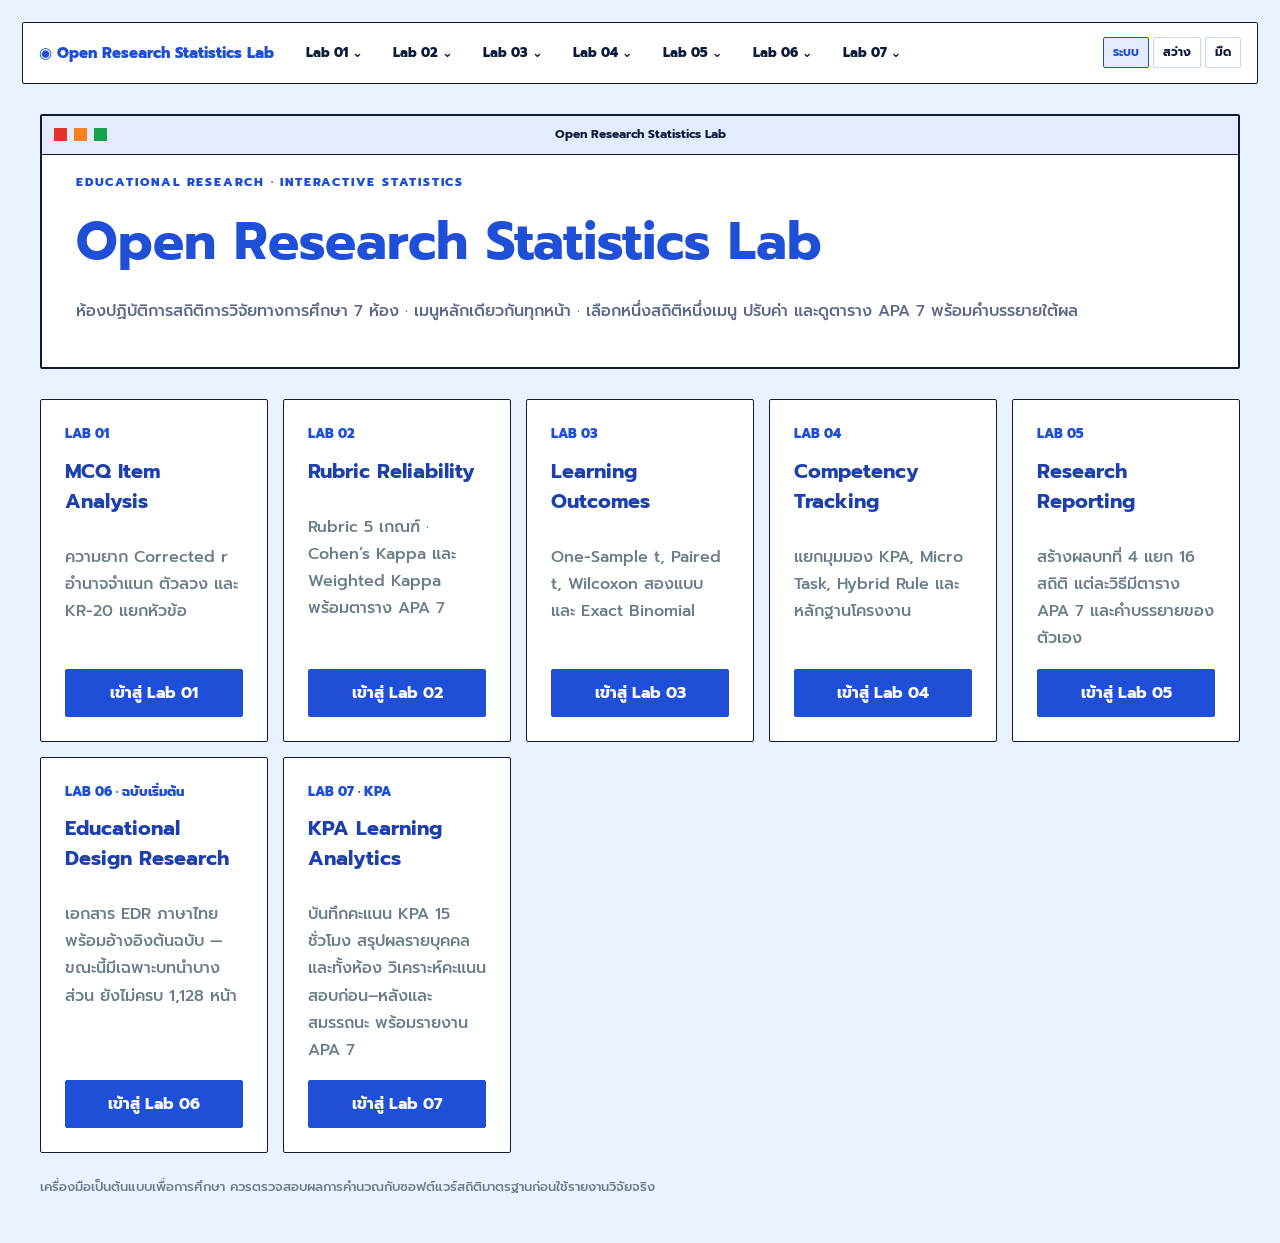
<file: index.html>
<!doctype html><html lang="th"><head><meta charset="utf-8"><meta name="viewport" content="width=device-width,initial-scale=1"><meta name="description" content="Open Research Statistics Lab ห้องปฏิบัติการสถิติวิจัยทางการศึกษา"><title>Open Research Statistics Lab</title><link rel="stylesheet" href="shared-nav.css"><link rel="stylesheet" href="semantic-theme.css?v=20261031b"><style>:root{font-family:system-ui,"Noto Sans Thai",sans-serif;color:#293c4b;background:#eaf5f7}*{box-sizing:border-box}body{margin:0;padding:22px;background:linear-gradient(120deg,#e3f8f0,#e6f0fc,#f4eefd);min-height:100vh}.hero{max-width:1200px;margin:30px auto;padding:38px;background:white;border:1px solid #e3ebef;border-radius:25px;box-shadow:0 15px 45px #41687c12}.eyebrow{font-size:12px;letter-spacing:.15em;font-weight:800;color:#287a87}.hero h1{font-size:clamp(30px,5vw,52px);margin:12px 0}.hero p{color:#617789;line-height:1.8}.cards{max-width:1200px;margin:auto;display:grid;grid-template-columns:repeat(auto-fit,minmax(220px,1fr));gap:15px}.card{background:#fff;border:1px solid #e3eaf0;border-radius:20px;padding:24px;display:flex;flex-direction:column;min-height:230px}.card span{color:#1d4ed8;font-weight:800;font-size:13px}.card h2{font-size:20px;margin:12px 0}.card p{color:#687c89;line-height:1.7;flex:1}.card a{display:inline-block;text-decoration:none;background:#2563eb;color:#fff;padding:11px 16px;border-radius:11px;text-align:center}.note{max-width:1200px;margin:24px auto;color:#687c89;font-size:13px}</style>
<!-- Theme only: reference design from user-provided ผลการเรียน K P A.html -->
<link rel="stylesheet" href="https://fonts.googleapis.com/css2?family=Prompt:wght@400;500;600;700;800&display=swap">
<link rel="stylesheet" href="kpa-window-theme.css?v=20261101b">
</head><body><main><section class="hero"><div class="eyebrow">EDUCATIONAL RESEARCH · INTERACTIVE STATISTICS</div><h1>Open Research Statistics Lab</h1><p>ห้องปฏิบัติการสถิติการวิจัยทางการศึกษา 7 ห้อง · เมนูหลักเดียวกันทุกหน้า · เลือกหนึ่งสถิติหนึ่งเมนู ปรับค่า และดูตาราง APA 7 พร้อมคำบรรยายใต้ผล</p></section><section class="cards" aria-label="ห้องปฏิบัติการ"><article class="card"><span>LAB 01</span><h2>MCQ Item Analysis</h2><p>ความยาก Corrected r อำนาจจำแนก ตัวลวง และ KR-20 แยกหัวข้อ</p><a href="lab01.html">เข้าสู่ Lab 01</a></article><article class="card"><span>LAB 02</span><h2>Rubric Reliability</h2><p>Rubric 5 เกณฑ์ · Cohen’s Kappa และ Weighted Kappa พร้อมตาราง APA 7</p><a href="lab02.html">เข้าสู่ Lab 02</a></article><article class="card"><span>LAB 03</span><h2>Learning Outcomes</h2><p>One-Sample t, Paired t, Wilcoxon สองแบบ และ Exact Binomial</p><a href="lab03.html">เข้าสู่ Lab 03</a></article><article class="card"><span>LAB 04</span><h2>Competency Tracking</h2><p>แยกมุมมอง KPA, Micro Task, Hybrid Rule และหลักฐานโครงงาน</p><a href="lab04.html">เข้าสู่ Lab 04</a></article><article class="card"><span>LAB 05</span><h2>Research Reporting</h2><p>สร้างผลบทที่ 4 แยก 16 สถิติ แต่ละวิธีมีตาราง APA 7 และคำบรรยายของตัวเอง</p><a href="lab05.html">เข้าสู่ Lab 05</a></article><article class="card"><span>LAB 06 · ฉบับเริ่มต้น</span><h2>Educational Design Research</h2><p>เอกสาร EDR ภาษาไทยพร้อมอ้างอิงต้นฉบับ — ขณะนี้มีเฉพาะบทนำบางส่วน ยังไม่ครบ 1,128 หน้า</p><a href="lab06.html">เข้าสู่ Lab 06</a></article><article class="card"><span>LAB 07 · KPA</span><h2>KPA Learning Analytics</h2><p>บันทึกคะแนน KPA 15 ชั่วโมง สรุปผลรายบุคคลและทั้งห้อง วิเคราะห์คะแนนสอบก่อน–หลังและสมรรถนะ พร้อมรายงาน APA 7</p><a href="lab07.html">เข้าสู่ Lab 07</a></article></section><p class="note">เครื่องมือเป็นต้นแบบเพื่อการศึกษา ควรตรวจสอบผลการคำนวณกับซอฟต์แวร์สถิติมาตรฐานก่อนใช้รายงานวิจัยจริง</p></main><script src="shared-nav.js?v=single-stat-20261031"></script>
<script src="kpa-window-theme.js?v=20261101a"></script></body></html>
</file>
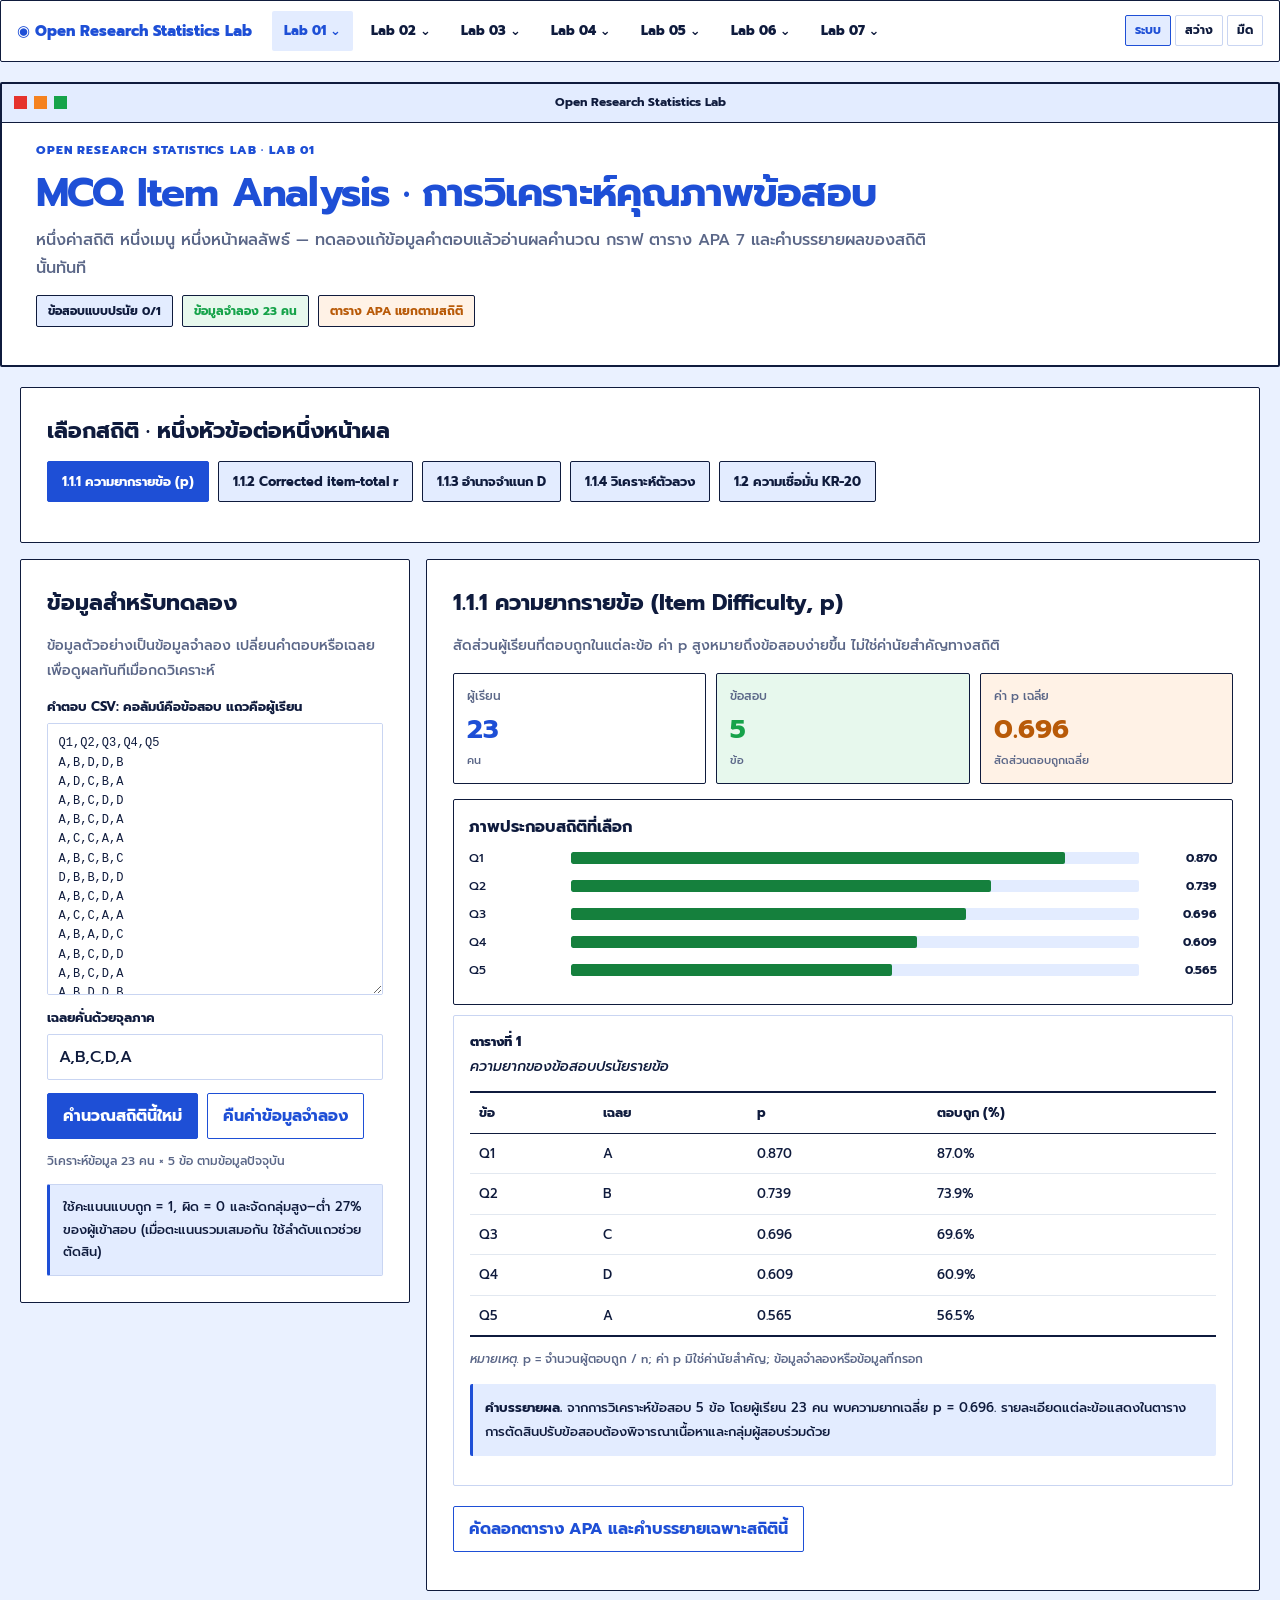
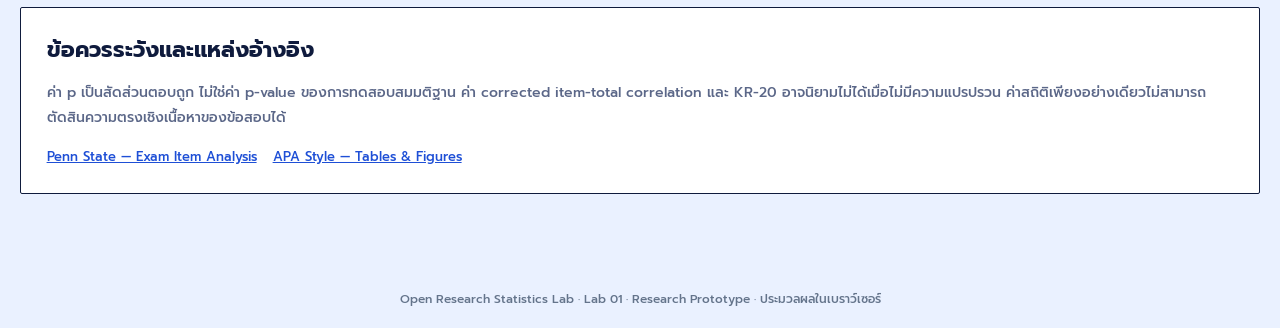
<file: lab01.html>
<!doctype html>
<html lang="th"><head>
<meta charset="utf-8"><meta name="viewport" content="width=device-width, initial-scale=1">
<meta name="description" content="Lab 01 MCQ Item Analysis — ความยาก corrected item-total correlation อำนาจจำแนก ตัวลวง และ KR-20 พร้อม APA 7">
<title>Lab 01 · MCQ Item Analysis | Open Research Statistics Lab</title>
<link rel="stylesheet" href="lab02.css?v=3"><link rel="stylesheet" href="research-reporting.css?v=1"><link rel="stylesheet" href="shared-nav.css">

<!-- Theme only: reference design from user-provided ผลการเรียน K P A.html -->
<link rel="stylesheet" href="https://fonts.googleapis.com/css2?family=Prompt:wght@400;500;600;700;800&display=swap">
<link rel="stylesheet" href="kpa-window-theme.css?v=20261101b">
</head><body>
<header class="lab02-hero">
<div class="eyebrow">OPEN RESEARCH STATISTICS LAB · LAB 01</div>
<h1>MCQ Item Analysis · การวิเคราะห์คุณภาพข้อสอบ</h1>
<p>หนึ่งค่าสถิติ หนึ่งเมนู หนึ่งหน้าผลลัพธ์ — ทดลองแก้ข้อมูลคำตอบแล้วอ่านผลคำนวณ กราฟ ตาราง APA 7 และคำบรรยายผลของสถิตินั้นทันที</p>
<div class="flowline"><span class="mini-pill">ข้อสอบแบบปรนัย 0/1</span><span class="mini-pill green">ข้อมูลจำลอง 23 คน</span><span class="mini-pill orange">ตาราง APA แยกตามสถิติ</span></div>
</header>
<div class="lab02-wrap">
<section class="panel">
<h2>เลือกสถิติ · หนึ่งหัวข้อต่อหนึ่งหน้าผล</h2>
<nav class="stat-menu" id="stat-menu" aria-label="รายการสถิติ Lab 01">
<button type="button" data-stat="difficulty">1.1.1 ความยากรายข้อ (p)</button>
<button type="button" data-stat="corrected">1.1.2 Corrected item-total r</button>
<button type="button" data-stat="discrimination">1.1.3 อำนาจจำแนก D</button>
<button type="button" data-stat="distractor">1.1.4 วิเคราะห์ตัวลวง</button>
<button type="button" data-stat="kr20">1.2 ความเชื่อมั่น KR-20</button>
</nav>
</section>
<div class="lab02-layout">
<aside class="panel">
<h2>ข้อมูลสำหรับทดลอง</h2>
<p class="section-lead">ข้อมูลตัวอย่างเป็นข้อมูลจำลอง เปลี่ยนคำตอบหรือเฉลยเพื่อดูผลทันทีเมื่อกดวิเคราะห์</p>
<div class="field"><label for="mcq-answers">คำตอบ CSV: คอลัมน์คือข้อสอบ แถวคือผู้เรียน</label>
<textarea id="mcq-answers" class="csv-field" rows="13" spellcheck="false"></textarea></div>
<div class="field"><label for="mcq-key">เฉลยคั่นด้วยจุลภาค</label><input id="mcq-key" type="text" value="A,B,C,D,A" style="width:100%;max-width:100%"></div>
<div class="button-row"><button class="btn" id="mcq-run" type="button">คำนวณสถิตินี้ใหม่</button><button class="btn secondary" id="mcq-reset" type="button">คืนค่าข้อมูลจำลอง</button></div>
<p class="hint" id="mcq-source">ข้อมูลจำลอง ไม่ใช่ผลวิจัยจริง</p>
<div class="callout neutral">ใช้คะแนนแบบถูก = 1, ผิด = 0 และจัดกลุ่มสูง–ต่ำ 27% ของผู้เข้าสอบ (เมื่อตะแนนรวมเสมอกัน ใช้ลำดับแถวช่วยตัดสิน)</div>
</aside>
<main class="panel" aria-live="polite">
<h2 id="metric-title">กำลังโหลดสถิติ</h2>
<p class="section-lead" id="metric-description"></p>
<div class="error" id="mcq-error" role="alert" hidden></div>
<div id="mcq-results">
<div id="mcq-cards" class="result-cards"></div>
<div id="mcq-visual" class="chart-panel"></div>
<div id="mcq-apa"></div>
<div class="button-row"><button type="button" class="btn secondary" id="mcq-copy">คัดลอกตาราง APA และคำบรรยายเฉพาะสถิตินี้</button></div>
<p class="hint" id="mcq-copy-status"></p>
</div>
</main></div>
<section class="panel"><h2>ข้อควรระวังและแหล่งอ้างอิง</h2>
<p class="section-lead">ค่า p เป็นสัดส่วนตอบถูก ไม่ใช่ค่า p-value ของการทดสอบสมมติฐาน ค่า corrected item-total correlation และ KR-20 อาจนิยามไม่ได้เมื่อไม่มีความแปรปรวน ค่าสถิติเพียงอย่างเดียวไม่สามารถตัดสินความตรงเชิงเนื้อหาของข้อสอบได้</p>
<div class="reference-links"><a href="https://teaching.psu.edu/scanning/UnderstandingExamAnalysisReport" target="_blank" rel="noopener">Penn State — Exam Item Analysis</a><a href="https://apastyle.apa.org/style-grammar-guidelines/tables-figures" target="_blank" rel="noopener">APA Style — Tables & Figures</a></div>
</section>
</div>
<footer class="lab02-footer">Open Research Statistics Lab · Lab 01 · Research Prototype · ประมวลผลในเบราว์เซอร์</footer>
<script src="research-reporting.js?v=1"></script><script src="lab01-app.js?v=2"></script><script src="shared-nav.js?v=single-stat-20261031"></script>
<script src="kpa-window-theme.js?v=20261101a"></script>
</body></html>
</file>
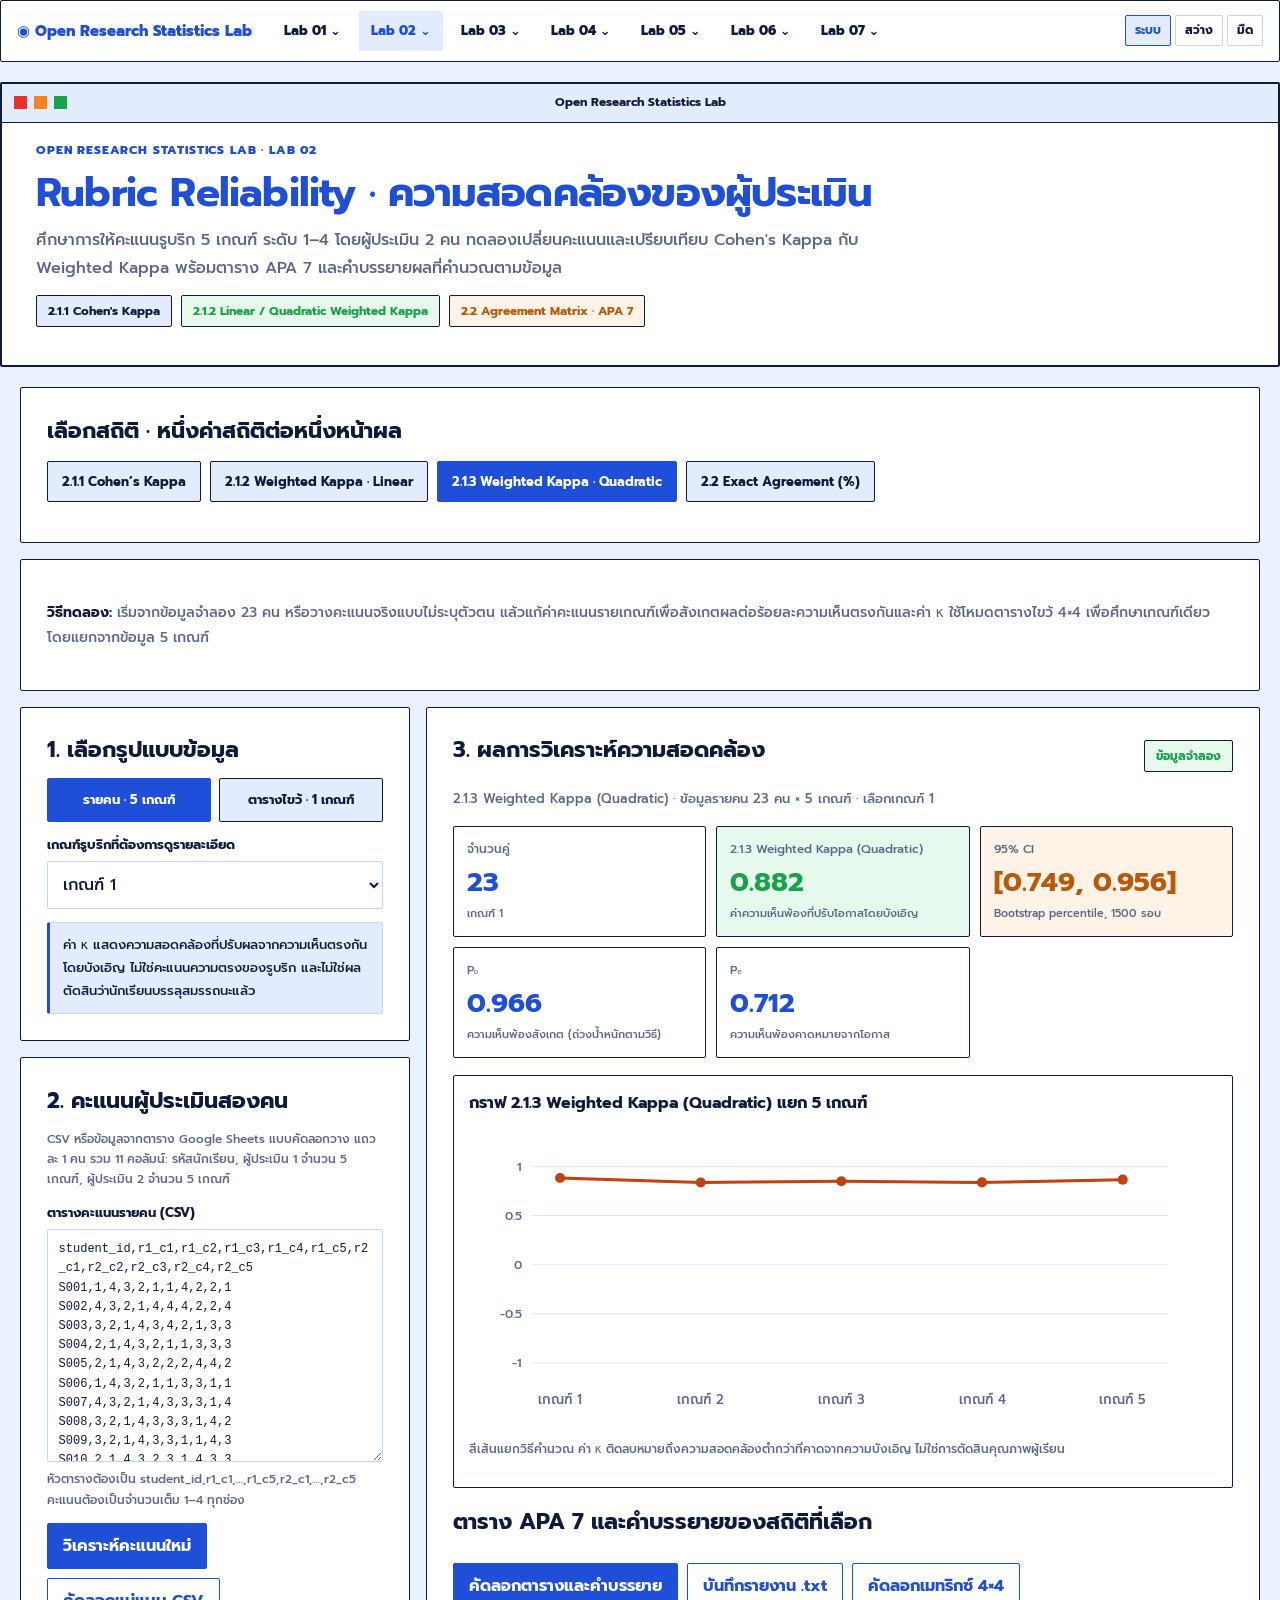
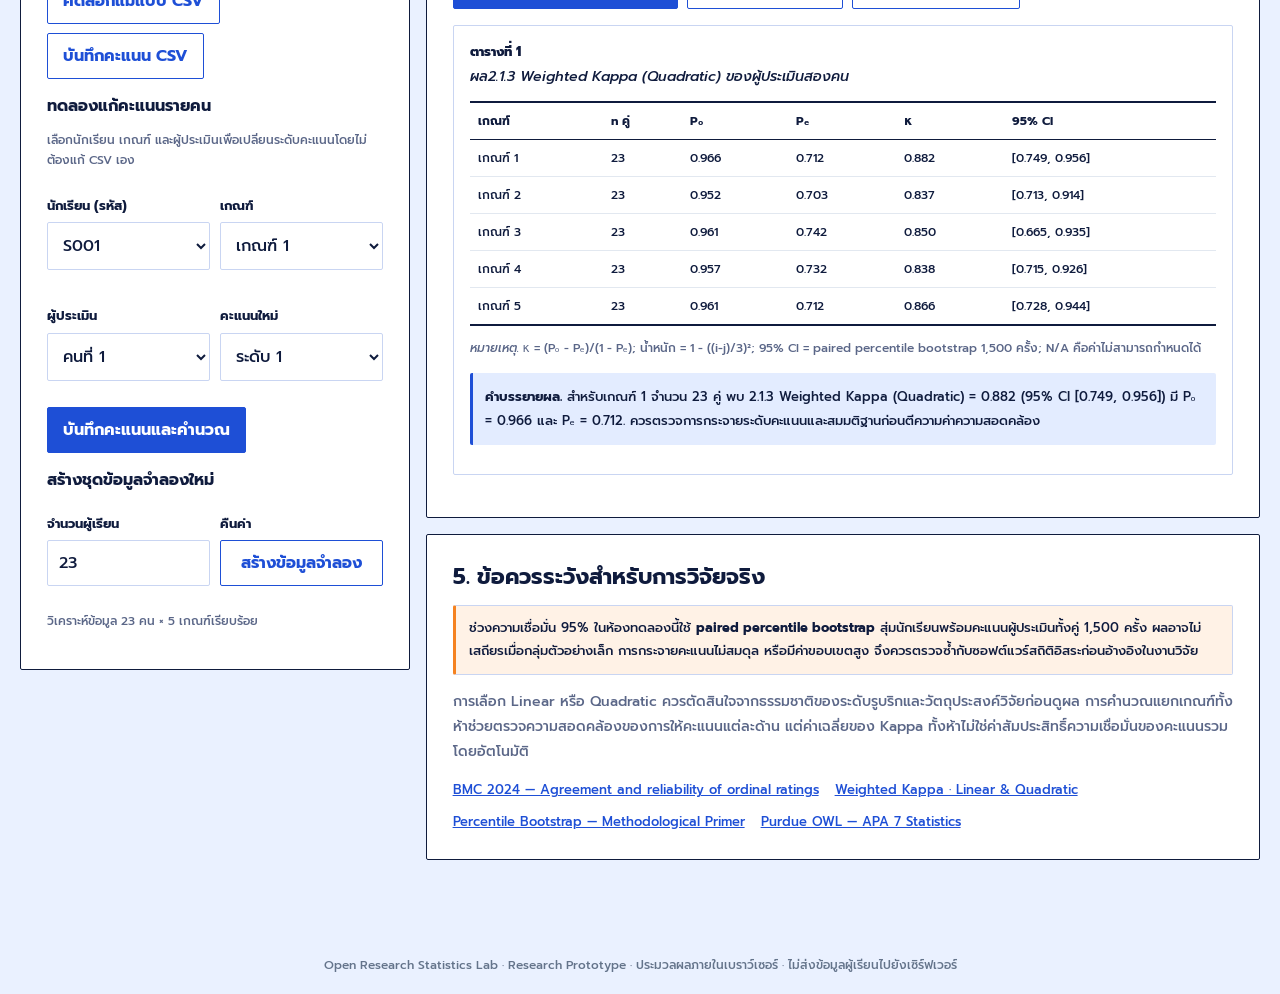
<file: lab02.html>
<!doctype html>
<html lang="th">
<head>
<meta charset="utf-8">
<meta name="viewport" content="width=device-width, initial-scale=1">
<meta name="description" content="Lab 02 ศึกษาความสอดคล้องผู้ประเมิน Rubric 5 เกณฑ์ ระดับ 1–4 ด้วย Cohen's Kappa, Linear และ Quadratic Weighted Kappa พร้อมตาราง APA 7">
<title>Lab 02 · Rubric Reliability | Open Research Statistics Lab</title>
<link rel="stylesheet" href="lab02.css?v=3">
<link rel="stylesheet" href="research-reporting.css?v=1">
<link rel="stylesheet" href="shared-nav.css">

<!-- Theme only: reference design from user-provided ผลการเรียน K P A.html -->
<link rel="stylesheet" href="https://fonts.googleapis.com/css2?family=Prompt:wght@400;500;600;700;800&display=swap">
<link rel="stylesheet" href="kpa-window-theme.css?v=20261101b">
</head>
<body>
<header class="lab02-hero">
 <div class="eyebrow">OPEN RESEARCH STATISTICS LAB · LAB 02</div>
 <h1>Rubric Reliability · ความสอดคล้องของผู้ประเมิน</h1>
 <p>ศึกษาการให้คะแนนรูบริก 5 เกณฑ์ ระดับ 1–4 โดยผู้ประเมิน 2 คน ทดลองเปลี่ยนคะแนนและเปรียบเทียบ Cohen's Kappa กับ Weighted Kappa พร้อมตาราง APA 7 และคำบรรยายผลที่คำนวณตามข้อมูล</p>
 <div class="flowline">
  <span class="mini-pill">2.1.1 Cohen's Kappa</span>
  <span class="mini-pill green">2.1.2 Linear / Quadratic Weighted Kappa</span>
  <span class="mini-pill orange">2.2 Agreement Matrix · APA 7</span>
 </div>
</header>
<div class="lab02-wrap">
<section class="panel"><h2>เลือกสถิติ · หนึ่งค่าสถิติต่อหนึ่งหน้าผล</h2><nav class="stat-menu" id="lab02-stat-menu" aria-label="เลือกสถิติ Lab 02"><button type="button" data-metric="unweighted">2.1.1 Cohen’s Kappa</button><button type="button" data-metric="linear">2.1.2 Weighted Kappa · Linear</button><button type="button" data-metric="quadratic">2.1.3 Weighted Kappa · Quadratic</button><button type="button" data-metric="agreement">2.2 Exact Agreement (%)</button></nav></section>
<section class="panel" aria-label="แนวทางการทดลอง">
 <p class="section-lead"><strong>วิธีทดลอง:</strong> เริ่มจากข้อมูลจำลอง 23 คน หรือวางคะแนนจริงแบบไม่ระบุตัวตน แล้วแก้ค่าคะแนนรายเกณฑ์เพื่อสังเกตผลต่อร้อยละความเห็นตรงกันและค่า κ ใช้โหมดตารางไขว้ 4×4 เพื่อศึกษาเกณฑ์เดียวโดยแยกจากข้อมูล 5 เกณฑ์</p>
</section>
<div class="lab02-layout">
<aside>
 <section class="panel" id="setup">
  <h2>1. เลือกรูปแบบข้อมูล</h2>
  <div class="mode-buttons" role="group" aria-label="รูปแบบข้อมูล">
   <button type="button" id="mode-records" aria-pressed="true">รายคน · 5 เกณฑ์</button>
   <button type="button" id="mode-matrix" aria-pressed="false">ตารางไขว้ · 1 เกณฑ์</button>
  </div>
   <select id="weight" hidden><option value="unweighted">Unweighted</option><option value="linear">Linear</option><option value="quadratic" selected>Quadratic</option></select>
  <div class="field" id="criterion-control">
   <label for="criterion">เกณฑ์รูบริกที่ต้องการดูรายละเอียด</label>
   <select id="criterion">
    <option value="0">เกณฑ์ 1</option><option value="1">เกณฑ์ 2</option>
    <option value="2">เกณฑ์ 3</option><option value="3">เกณฑ์ 4</option>
    <option value="4">เกณฑ์ 5</option>
   </select>
  </div>
  <div class="callout neutral">ค่า κ แสดงความสอดคล้องที่ปรับผลจากความเห็นตรงกันโดยบังเอิญ ไม่ใช่คะแนนความตรงของรูบริก และไม่ใช่ผลตัดสินว่านักเรียนบรรลุสมรรถนะแล้ว</div>
 </section>
 <section class="panel" id="record-panel">
  <h2>2. คะแนนผู้ประเมินสองคน</h2>
  <p class="hint">CSV หรือข้อมูลจากตาราง Google Sheets แบบคัดลอกวาง แถวละ 1 คน รวม 11 คอลัมน์: รหัสนักเรียน, ผู้ประเมิน 1 จำนวน 5 เกณฑ์, ผู้ประเมิน 2 จำนวน 5 เกณฑ์</p>
  <div class="field">
   <label for="csv-data">ตารางคะแนนรายคน (CSV)</label>
   <textarea class="csv-field" id="csv-data" rows="11" spellcheck="false" aria-describedby="csv-help"></textarea>
   <small id="csv-help" class="hint">หัวตารางต้องเป็น student_id,r1_c1,…,r1_c5,r2_c1,…,r2_c5 คะแนนต้องเป็นจำนวนเต็ม 1–4 ทุกช่อง</small>
  </div>
  <div class="button-row">
   <button class="btn" type="button" id="calculate">วิเคราะห์คะแนนใหม่</button>
   <button class="btn secondary" type="button" id="template">คัดลอกแม่แบบ CSV</button>
   <button class="btn secondary" type="button" id="download-csv">บันทึกคะแนน CSV</button>
  </div>
  <h3>ทดลองแก้คะแนนรายคน</h3>
  <p class="hint">เลือกนักเรียน เกณฑ์ และผู้ประเมินเพื่อเปลี่ยนระดับคะแนนโดยไม่ต้องแก้ CSV เอง</p>
  <div class="grid-edit">
   <div class="field"><label for="student">นักเรียน (รหัส)</label><select id="student"></select></div>
   <div class="field"><label for="edit-criterion">เกณฑ์</label><select id="edit-criterion"><option value="0">เกณฑ์ 1</option><option value="1">เกณฑ์ 2</option><option value="2">เกณฑ์ 3</option><option value="3">เกณฑ์ 4</option><option value="4">เกณฑ์ 5</option></select></div>
   <div class="field"><label for="rater">ผู้ประเมิน</label><select id="rater"><option value="r1">คนที่ 1</option><option value="r2">คนที่ 2</option></select></div>
   <div class="field"><label for="level">คะแนนใหม่</label><select id="level"><option value="1">ระดับ 1</option><option value="2">ระดับ 2</option><option value="3">ระดับ 3</option><option value="4">ระดับ 4</option></select></div>
  </div>
  <div class="button-row"><button class="btn green" type="button" id="apply-edit">บันทึกคะแนนและคำนวณ</button></div>
  <h3>สร้างชุดข้อมูลจำลองใหม่</h3>
  <div class="grid-edit">
   <div class="field"><label for="sample-n">จำนวนผู้เรียน</label><input id="sample-n" type="number" value="23" min="3" max="200" step="1"></div>
   <div class="field"><label for="restore">คืนค่า</label><button type="button" id="restore" class="btn secondary">สร้างข้อมูลจำลอง</button></div>
  </div>
  <p id="record-status" class="hint" aria-live="polite">ตัวอย่างเริ่มต้นเป็นข้อมูลจำลอง ไม่ใช่ผลของนักเรียนจริง</p>
 </section>
 <section class="panel" id="matrix-panel" hidden>
  <h2>2. ตารางไขว้ 4×4</h2>
  <p class="hint">แต่ละช่องคือจำนวนคู่คะแนนที่ผู้ประเมิน 1 และ 2 ให้ตามระดับแถว–คอลัมน์ ใช้ศึกษา <strong>เพียงเกณฑ์เดียว</strong> และแยกข้อมูลจากโหมดรายคน</p>
  <div class="matrix-scroll">
   <table class="matrix-entry" aria-label="กรอกจำนวนคู่คะแนนในตารางไขว้สี่ระดับ">
    <thead><tr><th>R1 \ R2</th><th>1</th><th>2</th><th>3</th><th>4</th></tr></thead>
    <tbody id="matrix-input-body"></tbody>
   </table>
  </div>
  <div class="button-row">
   <button class="btn" id="matrix-calc" type="button">คำนวณตารางไขว้ใหม่</button>
   <button class="btn secondary" id="matrix-restore" type="button">คืนค่าตัวอย่าง 23 คู่</button>
  </div>
  <p class="hint">กรณี Pₑ = 1 จะไม่สามารถนิยาม κ ได้ จึงแสดง N/A โดยไม่ฝืนรายงานค่า</p>
 </section>
</aside>
<main>
 <section class="panel" id="results" aria-live="polite">
  <div class="results-heading"><h2>3. ผลการวิเคราะห์ความสอดคล้อง</h2><span class="mini-pill green" id="data-source">ข้อมูลจำลอง</span></div>
  <p id="analysis-context" class="result-source"></p>
  <div id="errors" class="error" role="alert" hidden></div>
  <div id="result-body">
   <div class="result-cards" id="result-cards"></div>
   <div class="chart-panel" id="chart-block">
    <h3 id="stat-chart-title">กราฟค่าสถิติรายเกณฑ์</h3>
    <div class="legend" aria-label="คำอธิบายกราฟ" hidden>
     <span class="legend-item"><i class="legend-swatch" style="background:#2563eb"></i>Cohen's κ</span>
     <span class="legend-item"><i class="legend-swatch" style="background:#15803d"></i>Linear Weighted κ</span>
     <span class="legend-item"><i class="legend-swatch" style="background:#c2410c"></i>Quadratic Weighted κ</span>
    </div>
    <svg id="kappa-chart" viewBox="0 0 740 300" role="img" aria-label="เปรียบเทียบ Kappa รายเกณฑ์ 5 เกณฑ์"></svg>
    <p class="hint">สีเส้นแยกวิธีคำนวณ ค่า κ ติดลบหมายถึงความสอดคล้องต่ำกว่าที่คาดจากความบังเอิญ ไม่ใช่การตัดสินคุณภาพผู้เรียน</p>
   </div>
   <section aria-labelledby="apa-heading">
    <div class="results-heading"><h2 id="apa-heading">ตาราง APA 7 และคำบรรยายของสถิติที่เลือก</h2></div>
    <div class="button-row">
     <button type="button" id="copy-report" class="btn">คัดลอกตารางและคำบรรยาย</button>
     <button type="button" id="download-report" class="btn secondary">บันทึกรายงาน .txt</button>
     <button type="button" id="copy-matrix" class="btn secondary">คัดลอกเมทริกซ์ 4×4</button>
    </div>
    <p id="copy-status" class="hint" aria-live="polite"></p>
    <div id="apa-output"></div>
   </section>
  </div>
 </section>
 <section class="panel">
  <h2>5. ข้อควรระวังสำหรับการวิจัยจริง</h2>
  <div class="callout">ช่วงความเชื่อมั่น 95% ในห้องทดลองนี้ใช้ <strong>paired percentile bootstrap</strong> สุ่มนักเรียนพร้อมคะแนนผู้ประเมินทั้งคู่ 1,500 ครั้ง ผลอาจไม่เสถียรเมื่อกลุ่มตัวอย่างเล็ก การกระจายคะแนนไม่สมดุล หรือมีค่าขอบเขตสูง จึงควรตรวจซ้ำกับซอฟต์แวร์สถิติอิสระก่อนอ้างอิงในงานวิจัย</div>
  <p class="section-lead">การเลือก Linear หรือ Quadratic ควรตัดสินใจจากธรรมชาติของระดับรูบริกและวัตถุประสงค์วิจัยก่อนดูผล การคำนวณแยกเกณฑ์ทั้งห้าช่วยตรวจความสอดคล้องของการให้คะแนนแต่ละด้าน แต่ค่าเฉลี่ยของ Kappa ทั้งห้าไม่ใช่ค่าสัมประสิทธิ์ความเชื่อมั่นของคะแนนรวมโดยอัตโนมัติ</p>
  <div class="reference-links">
   <a target="_blank" rel="noopener" href="https://pmc.ncbi.nlm.nih.gov/articles/PMC11660713/">BMC 2024 — Agreement and reliability of ordinal ratings</a>
   <a target="_blank" rel="noopener" href="https://pmc.ncbi.nlm.nih.gov/articles/PMC5687310/">Weighted Kappa · Linear & Quadratic</a>
   <a target="_blank" rel="noopener" href="https://journals.sagepub.com/doi/full/10.1177/2515245920911881">Percentile Bootstrap — Methodological Primer</a>
   <a target="_blank" rel="noopener" href="https://owl.purdue.edu/owl/research_and_citation/apa_style/apa_formatting_and_style_guide/statistics_in_apa.html">Purdue OWL — APA 7 Statistics</a>
  </div>
 </section>
</main>
</div>
</div>
<footer class="lab02-footer">Open Research Statistics Lab · Research Prototype · ประมวลผลภายในเบราว์เซอร์ · ไม่ส่งข้อมูลผู้เรียนไปยังเซิร์ฟเวอร์</footer>
<script src="rubric-reliability.js?v=2"></script>
<script src="research-reporting.js?v=1"></script>
<script src="lab02-app.js?v=4"></script>
<script src="shared-nav.js?v=single-stat-20261031"></script>
<script src="kpa-window-theme.js?v=20261101a"></script>
</body>
</html>
</file>
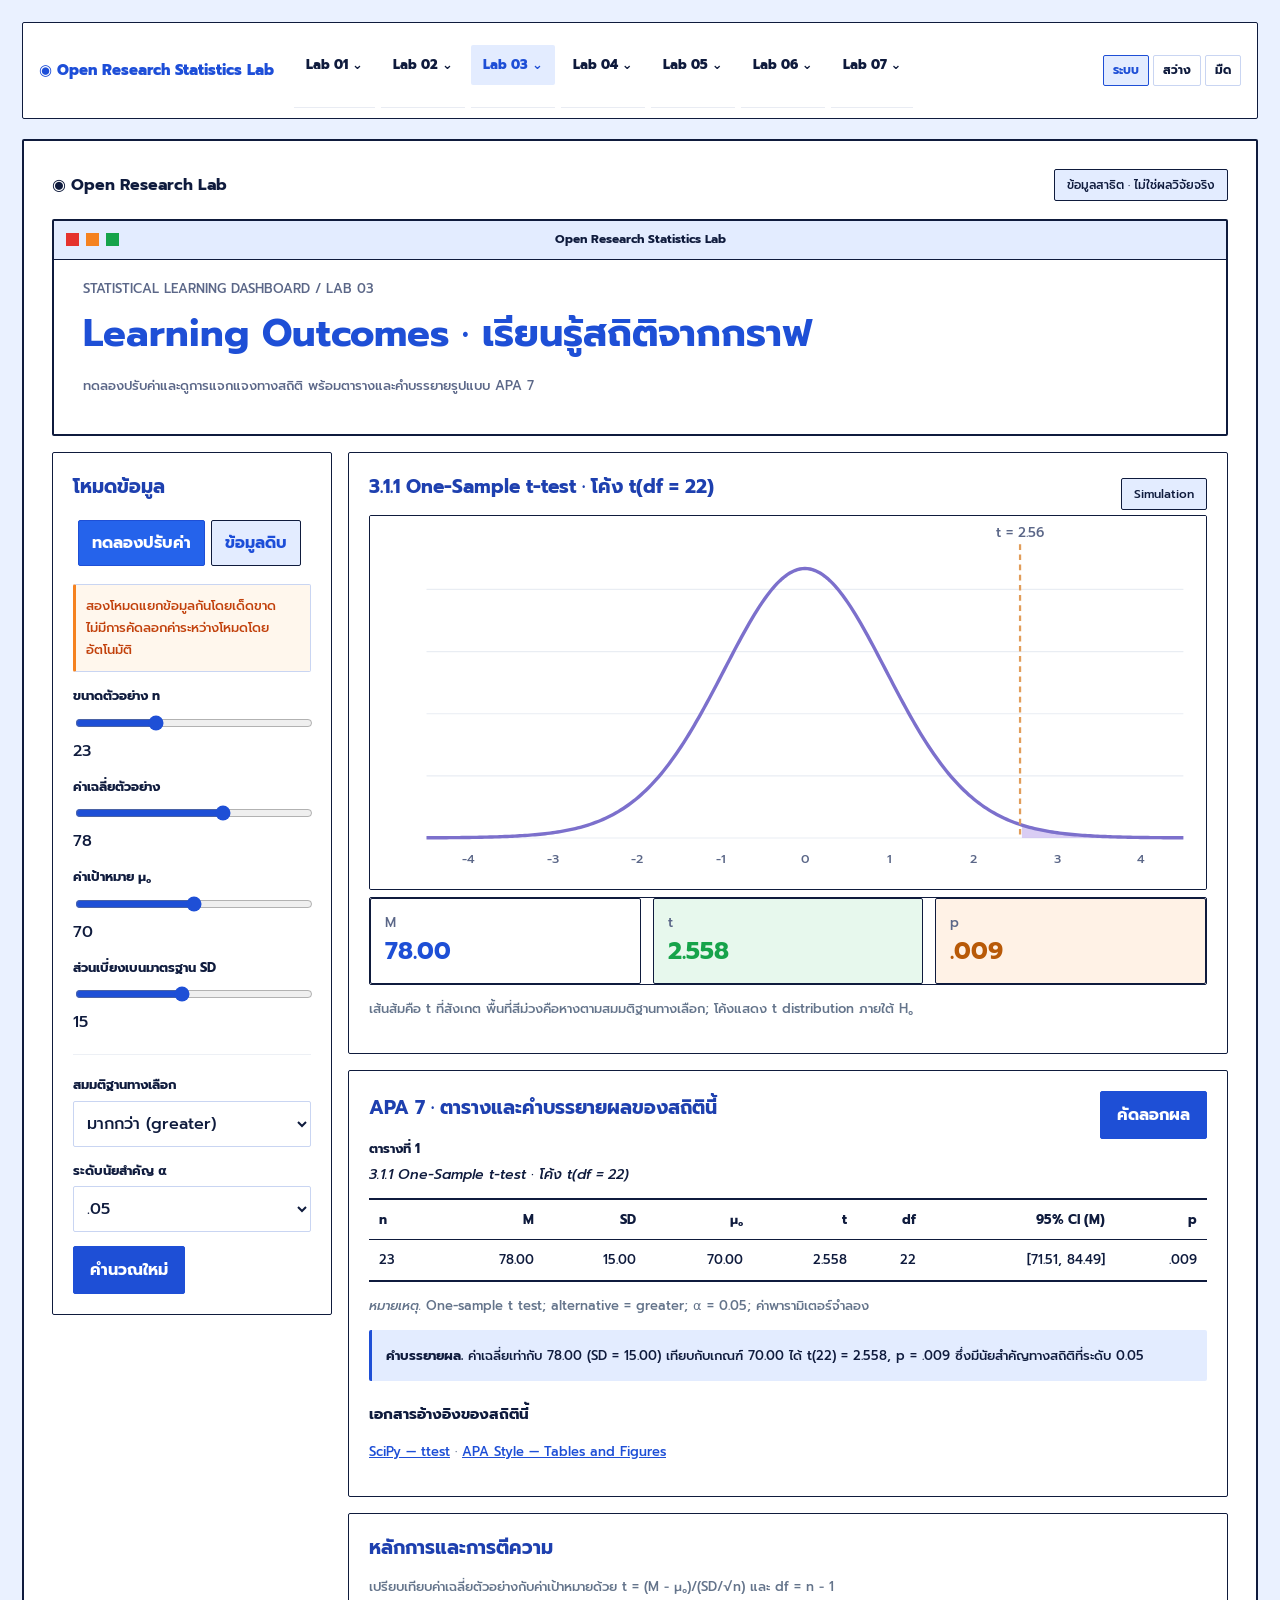
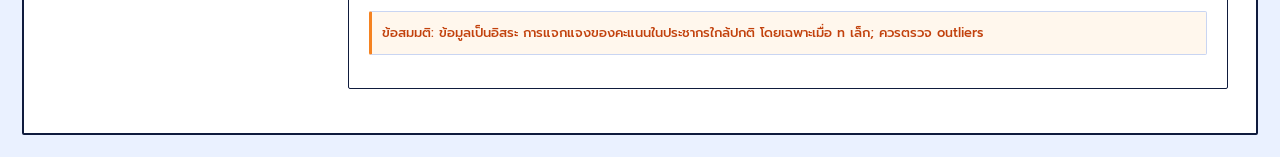
<file: lab03.html>
<!doctype html><html lang="th"><head><meta charset="utf-8"><meta name="viewport" content="width=device-width,initial-scale=1"><title>Lab 03 · Learning Outcomes</title><style>
:root{font-family:system-ui,"Noto Sans Thai",sans-serif;color:#293748;background:#d8f5ed}*{box-sizing:border-box}body{margin:0;padding:22px;background:linear-gradient(130deg,#c5eee9,#e0f3fd,#f1e8ff);min-height:100vh}button,input,select,textarea{font:inherit}.shell{max-width:1250px;margin:auto;background:#f0f8ff;border:6px solid #fff;border-radius:28px;padding:24px;box-shadow:none}.top,.row{display:flex;align-items:center;justify-content:space-between;gap:12px;flex-wrap:wrap}a{color:#4461a3}.nav a{padding:8px 12px;text-decoration:none;background:white;border-radius:16px;margin-right:5px}.intro{margin:24px 0}.intro h1{margin:5px 0;font-size:clamp(25px,4vw,38px)}.muted,.note{color:#64758a;font-size:13px;line-height:1.7}.layout{display:grid;grid-template-columns:280px minmax(0,1fr);gap:16px}.panel{background:white;border-radius:23px;padding:20px;margin-bottom:16px;min-width:0}.panel h2{margin:0 0 14px;font-size:19px}.modes,.tabs{display:flex;flex-wrap:wrap;gap:6px;background:#f1f2fa;padding:5px;border-radius:14px}.modes button,.tabs button{border:0;background:transparent;padding:10px 13px;border-radius:11px;cursor:pointer;color:#536176}.modes button.active,.tabs button.active{background:#353b4b;color:white}.control{margin:14px 0}label{display:block;font-size:13px;font-weight:650;margin-bottom:6px}input,select,textarea{border:1px solid #d9e1ec;border-radius:12px;padding:9px;width:100%;background:#fbfcff}input[type=range]{accent-color:#9c83e8;padding:0}.control .row span{font-weight:700;color:#6858a3}.chart{width:100%;height:auto;min-height:200px}.statgrid{display:grid;grid-template-columns:repeat(3,1fr);gap:9px}.stat{background:#f2edff;border-radius:16px;padding:13px}.stat:nth-child(2){background:#e4f7f3}.stat:nth-child(3){background:#fff4e2}.stat small{display:block;color:#64758a}.stat strong{font-size:24px}.apa-label{font-weight:700;font-size:13px}.apa-title{font-style:italic;font-size:14px;margin:5px 0 13px}.tablewrap{overflow:auto}.apa{border-collapse:collapse;width:100%;font-size:13px}.apa th,.apa td{text-align:right;padding:10px;border:0}.apa th:first-child,.apa td:first-child{text-align:left}.apa thead{border-top:2px solid #30343a;border-bottom:1px solid #30343a}.apa tbody{border-bottom:2px solid #30343a}.interpret{background:#eff9f6;border-left:4px solid #75c5b5;padding:14px;border-radius:8px;line-height:1.8;font-size:13px}.btn{border:0;border-radius:12px;background:#343b4b;color:white;padding:11px 16px;cursor:pointer}.hint{font-size:12px;color:#7b8491}.hidden{display:none}.badge{background:#e7defe;padding:6px 12px;border-radius:20px;font-size:12px}details{padding:12px 0;border-bottom:1px solid #e9ecf3}summary{cursor:pointer;margin-bottom:10px}details .tabs{display:grid;grid-template-columns:1fr}details .tabs button{text-align:left}.warning{background:#fff0db;border-radius:12px;padding:12px;font-size:13px;line-height:1.7}.sep{border:0;border-top:1px solid #edf0f5;margin:20px 0}@media(max-width:780px){body{padding:7px}.shell{padding:12px;border-width:4px}.layout{grid-template-columns:1fr}.statgrid{grid-template-columns:repeat(3,minmax(0,1fr))}.stat strong{font-size:18px}}
 .lab-navigation{background:#fff;border-radius:20px;padding:14px 18px;margin:14px 0 18px}.nav-heading{font-weight:800;margin-bottom:9px}.stat-nav{display:flex;gap:8px;align-items:center;flex-wrap:wrap}.stat-nav button{background:#f0f4fc;border:1px solid #dce5f1;border-radius:12px;padding:10px 12px;color:#37465c;cursor:pointer}.stat-nav button.active{background:#353b4b;color:#fff}.nav-group{font-size:12px;font-weight:750;color:#65768c;padding:5px 2px}.nav a.active{background:#353b4b;color:#fff}@media(max-width:700px){.stat-nav{display:grid;grid-template-columns:1fr 1fr}.nav-group{grid-column:1/-1}.stat-nav button{text-align:left}} 
/* Lab 03 harmonized with Lab 01–02. Original body gradient preserved. */
:root{--ui-blue:#2563eb;--ui-green:#15803d;--ui-red:#dc2626;--ui-orange:#c2410c;--ui-text:#25364a;--ui-muted:#64748b;--ui-border:#e2e8f0;--ui-surface:#fff;color:var(--ui-text)}
.shell{background:#fff;border:1px solid var(--ui-border);box-shadow:none;border-radius:24px}
.intro{background:linear-gradient(105deg,#fff 0%,#fff 74%,#eff6ff 100%);border-top:5px solid #2563eb;border-radius:16px;padding:18px 20px;margin:18px 0}.intro h1{color:#25364a}
.panel,.lab-navigation{background:#fff;border:1px solid var(--ui-border);box-shadow:none;border-radius:18px}
.panel h2{color:#25364a}.layout>.panel:first-child{border-top:4px solid #2563eb}.layout>.panel:nth-child(2){border-top:4px solid #15803d}
.modes,.tabs{background:#f1f5f9}.modes button,.tabs button{color:#475569}.modes button.active,.tabs button.active,.stat-nav button.active{background:#2563eb;color:#fff}
.stat-nav button{background:#f8fafc;border:1px solid #cbd5e1;color:#334155}.stat-nav button:hover,.modes button:hover,.tabs button:hover{background:#dbeafe;color:#1e40af}.stat-nav button.active:hover,.modes button.active:hover,.tabs button.active:hover{background:#1d4ed8;color:white}
.btn{background:#2563eb;color:#fff;border:1px solid #2563eb;font-weight:650}.btn:hover{background:#1d4ed8}
input,select,textarea{background:#fff;border:1px solid #cbd5e1;color:#25364a}input[type=range]{accent-color:#2563eb}.control .row span{color:#1d4ed8}
.statgrid{gap:12px}.stat{background:#eff6ff;border-top:4px solid #2563eb;border-radius:14px;padding:14px}.stat:nth-child(2){background:#f0fdf4;border-top-color:#15803d}.stat:nth-child(3){background:#fff7ed;border-top-color:#c2410c}.stat strong{color:#1d4ed8}.stat:nth-child(2) strong{color:#15803d}.stat:nth-child(3) strong{color:#c2410c}
.interpret{background:#f0fdf4;border-left:4px solid #15803d;color:#334155}.warning{background:#fff7ed;border-left:4px solid #c2410c;color:#7c2d12}.badge{background:#eff6ff;color:#1d4ed8}
.apa thead{border-top-color:#334155;border-bottom-color:#94a3b8}.apa tbody{border-bottom-color:#334155}.apa th{color:#334155}.apa tr:nth-child(even){background:#f8fafc}
.note,.muted,.hint{color:#64748b}.lab-navigation{border-top:4px solid #c2410c}.nav-heading{color:#c2410c}.nav-group{color:#15803d}
.panel:has(.chart){border-top:4px solid #15803d}.panel:has(.apa){border-top:4px solid #c2410c}.panel:has(.warning){border-top:4px solid #c2410c}
:where(button,input,select,textarea,a,summary):focus-visible{outline:3px solid #2563eb;outline-offset:3px}
@media(max-width:780px){.intro{padding:14px}.shell{border-radius:18px}}

/* Flat & Clean: no decorative shadows across all Lab surfaces. */
*,*::before,*::after{box-shadow:none!important;text-shadow:none!important}

/* Flat card surfaces: remove decorative thick color rails, retain APA table rules. */
header,.intro,.shell,.panel,.stat-card,.stat,.stat-visual,.lab-navigation,.course,.summary,.result,.interpret,.apa-interpret,#workspace,.layout>.stack>.panel,.right>.panel,#lab-body .panel,.stat-cards .stat-card{border-top:0!important;box-shadow:none!important}
/* Thin neutral outlines preserve grouping without colored edge emphasis. */
.panel,.stat-card,.stat,.stat-visual,.lab-navigation,.course,.summary,.result,.interpret,.apa-interpret{border-color:#e2e8f0}
</style><link rel="stylesheet" href="shared-nav.css"><link rel="stylesheet" href="semantic-theme.css?v=20261031d">
<!-- Theme only: reference design from user-provided ผลการเรียน K P A.html -->
<link rel="stylesheet" href="https://fonts.googleapis.com/css2?family=Prompt:wght@400;500;600;700;800&display=swap">
<link rel="stylesheet" href="kpa-window-theme.css?v=20261101b">
</head><body><div class="shell"><header class="top"><strong>◉ Open Research Lab</strong><span class="badge">ข้อมูลสาธิต · ไม่ใช่ผลวิจัยจริง</span></header><div class="intro"><div class="muted">STATISTICAL LEARNING DASHBOARD / LAB 03</div><h1>Learning Outcomes · เรียนรู้สถิติจากกราฟ</h1><p class="muted">ทดลองปรับค่าและดูการแจกแจงทางสถิติ พร้อมตารางและคำบรรยายรูปแบบ APA 7</p></div><div class="layout"><aside><section class="panel"><h2>โหมดข้อมูล</h2><div class="modes" id="modes"><button class="active" data-mode="simulation">ทดลองปรับค่า</button><button data-mode="raw">ข้อมูลดิบ</button></div><p class="warning">สองโหมดแยกข้อมูลกันโดยเด็ดขาด ไม่มีการคัดลอกค่าระหว่างโหมดโดยอัตโนมัติ</p><div id="simulationInputs"><div id="binInputs"><div class="control"><label for="n">จำนวนนักเรียน n</label><input id="n" type="range" min="5" max="60" value="23"><div class="row"><span id="nVal"></span></div></div><div class="control"><label for="k">จำนวนผู้ผ่านเกณฑ์ k</label><input id="k" type="range" min="0" max="23" value="19"><span id="kVal"></span></div><div class="control"><label for="p0">สัดส่วนอ้างอิง p₀</label><input id="p0" type="range" min="5" max="95" value="50"><span id="p0Val"></span></div></div><div id="tInputs" class="hidden"><div class="control"><label for="tn">ขนาดตัวอย่าง n</label><input id="tn" type="range" min="5" max="60" value="23"><span id="tnVal"></span></div><div class="control"><label for="tmean">ค่าเฉลี่ยตัวอย่าง</label><input id="tmean" type="range" min="40" max="100" value="78"><span id="tmeanVal"></span></div><div class="control"><label for="tmu">ค่าเป้าหมาย μ₀</label><input id="tmu" type="range" min="40" max="100" value="70"><span id="tmuVal"></span></div><div class="control"><label for="tsd">ส่วนเบี่ยงเบนมาตรฐาน SD</label><input id="tsd" type="range" min="3" max="30" value="15"><span id="tsdVal"></span></div></div><div id="wInputs" class="hidden"><div class="control"><label for="wn">จำนวนผลต่างไม่เป็นศูนย์ n</label><input id="wn" type="range" min="3" max="18" value="12"><span id="wnVal"></span></div><div class="control"><label for="wplus">ผลรวมอันดับบวก W⁺</label><input id="wplus" type="range" min="0" max="78" value="60"><span id="wplusVal"></span></div><p class="note">แบบจำลองใช้กรณีไม่มีอันดับซ้ำและไม่มีผลต่างศูนย์ เพื่อให้เห็นหลักการแจกแจง exact</p></div></div><div id="pairedInputs" class="hidden"><div class="control"><label for="pairedN">จำนวนคู่ n</label><input id="pairedN" type="range" min="5" max="60" value="23"><span id="pairedNVal"></span></div><div class="control"><label for="pairedDiff">ค่าเฉลี่ยผลต่าง (หลัง − ก่อน)</label><input id="pairedDiff" type="range" min="-20" max="30" value="8"><span id="pairedDiffVal"></span></div><div class="control"><label for="pairedSD">SD ของผลต่าง</label><input id="pairedSD" type="range" min="2" max="30" value="12"><span id="pairedSDVal"></span></div></div><div id="rawInputs" class="hidden"><label for="raw">ข้อมูลดิบ (หนึ่งค่าต่อบรรทัด หรือคั่นด้วยจุลภาค)</label><textarea id="raw" rows="8" placeholder="เช่น 72, 80, 85, 74, 90"></textarea><p class="note" id="rawHelp">Exact Binomial: กรอก 1 = ผ่าน, 0 = ไม่ผ่าน</p><label for="rawPaired" id="rawPairedLabel" class="hidden">คะแนนหลังเรียน (จำนวนค่าต้องเท่ากับก่อนเรียน)</label><textarea id="rawPaired" rows="6" class="hidden" placeholder="เช่น 80, 85, 90"></textarea><label for="rawTarget" id="rawTargetLabel">ค่าเป้าหมาย / p₀</label><input id="rawTarget" type="number" value="0.5" step="0.05"><p class="hint">ข้อมูลนี้ยังไม่บันทึกขึ้นเซิร์ฟเวอร์ และไม่เปลี่ยนค่าของโหมดทดลอง</p></div><hr class="sep"><label for="alternative">สมมติฐานทางเลือก</label><select id="alternative"><option value="greater">มากกว่า (greater)</option><option value="less">น้อยกว่า (less)</option><option value="two-sided">สองทาง (two-sided)</option></select><div class="control"><label for="alpha">ระดับนัยสำคัญ α</label><select id="alpha"><option value="0.05">.05</option><option value="0.01">.01</option><option value="0.1">.10</option></select></div><button class="btn" id="recalc">คำนวณใหม่</button></section></aside><main><section class="panel"><div class="row"><h2 id="chartTitle">Exact Binomial · การแจกแจง</h2><span class="badge" id="modeBadge">Simulation</span></div><svg class="chart" id="chart" viewBox="0 0 740 330" role="img" aria-label="กราฟแจกแจงทางสถิติ"></svg><div class="statgrid" id="stats"></div><p class="note" id="chartNote"></p></section><section class="panel"><div class="row"><h2>APA 7 · ตารางและคำบรรยายผลของสถิตินี้</h2><button class="btn" id="copy">คัดลอกผล</button></div><div id="apa"></div><p class="hint" id="copyMsg" aria-live="polite"></p><h3 style="font-size:15px;margin-top:22px">เอกสารอ้างอิงของสถิตินี้</h3><p class="note" id="reference"></p></section><section class="panel"><h2>หลักการและการตีความ</h2><p id="explain" class="note"></p><p class="warning" id="assumptions"></p></section></main></div></div><script src="outcomes.js"></script><script src="stat-extensions.js?v=2"></script><script>
"use strict";const $=id=>document.getElementById(id);let test="ttest",mode="simulation";const esc=x=>String(x).replace(/[&<>"]/g,c=>({"&":"&amp;","<":"&lt;",">":"&gt;",'"':"&quot;"}[c]));const fmt=x=>!Number.isFinite(x)?String(x):Math.abs(x)<.001&&x!==0?"< .001":x.toFixed(3).replace(/^0\./,".");const pCell=p=>!Number.isFinite(p)?"N/A":p<.001?"< .001":p.toFixed(3).replace(/^0/,"");const pNarr=p=>!Number.isFinite(p)?"= N/A":p<.001?"< .001":"= "+pCell(p);const cdf=(x,df)=>{const t=Math.abs(x);const b=1-Math.pow(1+t*t/df,-.5);return .5+b/2};function logGamma(z){const p=[.99999999999980993,676.5203681218851,-1259.1392167224028,771.32342877765313,-176.61502916214059,12.507343278686905,-.13857109526572012,9.984369578019572e-6,1.5056327351493116e-7];if(z<.5)return Math.log(Math.PI)-Math.log(Math.sin(Math.PI*z))-logGamma(1-z);z--;let x=p[0];for(let i=1;i<p.length;i++)x+=p[i]/(z+i);const t=z+7.5;return .5*Math.log(2*Math.PI)+(z+.5)*Math.log(t)-t+Math.log(x)}function tPdf(x,df){return Math.exp(logGamma((df+1)/2)-logGamma(df/2))/(Math.sqrt(df*Math.PI))*Math.pow(1+x*x/df,-(df+1)/2)}function binPMF(n,p){if(p===0)return Array.from({length:n+1},(_,i)=>i===0?1:0);if(p===1)return Array.from({length:n+1},(_,i)=>i===n?1:0);let a=Array(n+1).fill(0),mode=Math.floor((n+1)*p);a[mode]=1;for(let k=mode+1;k<=n;k++)a[k]=a[k-1]*(n-k+1)/k*p/(1-p);for(let k=mode-1;k>=0;k--)a[k]=a[k+1]*(k+1)/(n-k)*(1-p)/p;const sum=a.reduce((x,y)=>x+y,0);return a.map(x=>x/sum)}function tail(dist,k,alt){const upper=dist.slice(k).reduce((a,b)=>a+b,0),lower=dist.slice(0,k+1).reduce((a,b)=>a+b,0);return alt==="greater"?upper:alt==="less"?lower:Math.min(1,2*Math.min(upper,lower))}function exactBin(dist,k,alt){if(alt!=="two-sided")return tail(dist,k,alt);const threshold=dist[k]*(1+1e-10);return Math.min(1,dist.filter(x=>x<=threshold).reduce((a,b)=>a+b,0))}function wilDist(n){let counts=new Float64Array(n*(n+1)/2+1);counts[0]=1;for(let r=1;r<=n;r++){for(let s=counts.length-1;s>=r;s--)counts[s]+=counts[s-r]}return Array.from(counts,x=>x/2**n)}function drawBars(vals,observed,shade,axisLabel){const W=740,H=330,left=50,right=18,top=15,bottom=52,max=Math.max(...vals,1e-8),bar=(W-left-right)/vals.length;let svg='<rect width="740" height="330" fill="#fff"/>';for(let t=0;t<=4;t++){const y=H-bottom-t*(H-bottom-top)/4;svg+='<line x1="'+left+'" y1="'+y+'" x2="'+(W-right)+'" y2="'+y+'" stroke="#e8edf4"/><text x="'+(left-8)+'" y="'+(y+4)+'" text-anchor="end" fill="#7b8493" font-size="11">'+(max*t/4).toFixed(2)+'</text>'}vals.forEach((v,i)=>{const h=v/max*(H-bottom-top),x=left+i*bar+bar*.12;svg+='<rect x="'+x+'" y="'+(H-bottom-h)+'" width="'+Math.max(1,bar*.76)+'" height="'+h+'" rx="2" fill="'+(shade(i)?"#a38ae8":"#a8dfd6")+'"/>';if(i===observed)svg+='<line x1="'+(x+bar*.38)+'" y1="'+(H-bottom-h-8)+'" x2="'+(x+bar*.38)+'" y2="'+(H-bottom-h-1)+'" stroke="#45405f" stroke-width="3"/>';if(vals.length<=28||i%Math.ceil(vals.length/18)===0)svg+='<text x="'+(x+bar*.38)+'" y="'+(H-bottom+18)+'" text-anchor="middle" font-size="10" fill="#788596">'+i+'</text>'});svg+='<text x="375" y="320" text-anchor="middle" font-size="12" fill="#64758a">'+esc(axisLabel)+'</text>';$("chart").innerHTML=svg}function drawCurve(t,df,alt){let svg='<rect width="740" height="330" fill="#fff"/>';const left=50,right=20,top=20,bottom=45,span=4.5,max=tPdf(0,df);const X=x=>left+(x+span)/(2*span)*(740-left-right),Y=y=>330-bottom-y/max*(330-top-bottom)*.9;for(let i=0;i<=4;i++){const y=330-bottom-i*55;svg+='<line x1="50" y1="'+y+'" x2="720" y2="'+y+'" stroke="#e9edf3"/>'}for(let x=-4;x<=4;x++)svg+='<text x="'+X(x)+'" y="307" text-anchor="middle" font-size="11" fill="#758394">'+x+'</text>';let path="",area="",started=false;for(let i=0;i<=300;i++){const x=-span+i*2*span/300,y=tPdf(x,df),isTail=alt==="greater"?x>=t:alt==="less"?x<=t:Math.abs(x)>=Math.abs(t);path+=(i?"L":"M")+X(x)+","+Y(y)+" ";if(isTail){if(!started){area+="M"+X(x)+","+(330-bottom)+" L"+X(x)+","+Y(y)+" ";started=true}else area+="L"+X(x)+","+Y(y)+" "}else if(started){area+="L"+X(x-2*span/300)+","+(330-bottom)+" Z ";started=false}}if(started)area+="L"+X(span)+","+(330-bottom)+" Z";svg+='<path d="'+area+'" fill="#c5b2ef" opacity=".65"/><path d="'+path+'" fill="none" stroke="#7c70cc" stroke-width="3"/>';if(Math.abs(t)<=span)svg+='<line x1="'+X(t)+'" y1="25" x2="'+X(t)+'" y2="285" stroke="#e19d5a" stroke-width="2" stroke-dasharray="5 4"/><text x="'+X(t)+'" y="19" text-anchor="middle" font-size="12" fill="#b36b32">t = '+t.toFixed(2)+'</text>';$("chart").innerHTML=svg}function table(title,heads,rows,note,interpret){return '<div class="apa-label">ตารางที่ 1</div><div class="apa-title">'+esc(title)+'</div><div class="tablewrap"><table class="apa"><thead><tr>'+heads.map(x=>'<th>'+esc(x)+'</th>').join('')+'</tr></thead><tbody>'+rows.map(r=>'<tr>'+r.map(x=>'<td>'+esc(x)+'</td>').join('')+'</tr>').join('')+'</tbody></table></div><p class="note"><i>หมายเหตุ.</i> '+esc(note)+'</p><p class="interpret"><strong>คำบรรยายผล.</strong> '+esc(interpret)+'</p>'}function tCritical(df){let lo=0,hi=16;for(let i=0;i<70;i++){const mid=(lo+hi)/2;if(StatExtensions.tP(mid,df,"greater")>.025)lo=mid;else hi=mid}return (lo+hi)/2}
function confidence95(mu,sd,n){const span=tCritical(n-1)*sd/Math.sqrt(n);return "["+(mu-span).toFixed(2)+", "+(mu+span).toFixed(2)+"]"}
function render(){try{const alt=$("alternative").value,alpha=Number($("alpha").value),raw=mode==="raw",rawValues=raw?$("raw").value.split(/[\s,;]+/).filter(Boolean).map(Number):[];if(raw&&(!rawValues.length||rawValues.some(x=>!Number.isFinite(x))))throw Error("กรุณากรอกข้อมูลดิบเป็นตัวเลขอย่างน้อยหนึ่งค่า");let p,stat,n,note,interpret,heads,tableRows,chartNote,explain,assumptions,title,stats;if(test==="binomial"){n=raw?rawValues.length:Number($("n").value);const k=raw?rawValues.filter(x=>x===1).length:Number($("k").value),p0=raw?Number($("rawTarget").value):Number($("p0").value)/100;if(raw&&rawValues.some(x=>x!==0&&x!==1))throw Error("Exact Binomial ต้องใช้ข้อมูลดิบเป็น 0 หรือ 1 เท่านั้น");if(n<1||n>200||!(p0>=0&&p0<=1))throw Error("กำหนด n 1–200 และ p₀ 0–1");const dist=binPMF(n,p0);p=exactBin(dist,k,alt);stat=k;drawBars(dist,k,i=>alt==="greater"?i>=k:alt==="less"?i<=k:dist[i]<=dist[k]*(1+1e-10),"จำนวนผู้ผ่านเกณฑ์ k");title="3.3.1 Exact Binomial Test · การแจกแจงภายใต้ H₀";chartNote="แท่งสีม่วงคือค่าที่รวมในการคำนวณ exact p-value; กรณีสองทางใช้วิธี probability ordering ไม่ใช่การคูณหางเดียวด้วยสองเสมอ";explain="ทดสอบสัดส่วนผู้ผ่านเกณฑ์เทียบกับ p₀ โดยนับจำนวนความสำเร็จจาก n ครั้งที่เป็นอิสระ ภายใต้ H₀: p = p₀";assumptions="ข้อสมมติ: ผลเป็นสองกลุ่ม (ผ่าน/ไม่ผ่าน) การสังเกตเป็นอิสระ และมีความน่าจะเป็นความสำเร็จร่วมกันภายใต้ H₀";heads=["n","ผ่าน (k)","สัดส่วน","p₀","p"];tableRows=[[String(n),String(k),(k/n).toFixed(3),p0.toFixed(3),pCell(p)]];note="Exact binomial test; alternative = "+alt+"; α = "+alpha+"; "+(raw?"ข้อมูลดิบที่กรอก":"ข้อมูลจำลอง");interpret="พบผู้ผ่านเกณฑ์ "+k+" จาก "+n+" คน ("+(k/n*100).toFixed(1)+"%) เมื่อทดสอบกับสัดส่วนอ้างอิง "+(p0*100).toFixed(1)+"% ได้ p "+pNarr(p)+" จึง"+(p<alpha?"ปฏิเสธ":"ไม่ปฏิเสธ")+"สมมติฐานศูนย์ที่ระดับ ."+String(alpha).split(".")[1];stats=[["n",n],["k",k],["p",pCell(p)]]}else if(test==="ttest"){n=raw?rawValues.length:Number($("tn").value);if(n<2)throw Error("t-test ต้องมีอย่างน้อย 2 ค่า");const mean=raw?rawValues.reduce((a,b)=>a+b,0)/n:Number($("tmean").value),mu=raw?Number($("rawTarget").value):Number($("tmu").value),sd=raw?Math.sqrt(rawValues.reduce((a,b)=>a+(b-mean)**2,0)/(n-1)):Number($("tsd").value);if(!Number.isFinite(mu)||!Number.isFinite(sd)||sd<=0)throw Error("ค่าเป้าหมายต้องถูกต้อง และ SD ต้องมากกว่า 0");stat=(mean-mu)/(sd/Math.sqrt(n));p=StatExtensions.tP(stat,n-1,alt);drawCurve(stat,n-1,alt);title="3.1.1 One-Sample t-test · โค้ง t(df = "+(n-1)+")";chartNote="เส้นส้มคือ t ที่สังเกต พื้นที่สีม่วงคือหางตามสมมติฐานทางเลือก; โค้งแสดง t distribution ภายใต้ H₀";explain="เปรียบเทียบค่าเฉลี่ยตัวอย่างกับค่าเป้าหมายด้วย t = (M − μ₀)/(SD/√n) และ df = n − 1";assumptions="ข้อสมมติ: ข้อมูลเป็นอิสระ การแจกแจงของคะแนนในประชากรใกล้ปกติ โดยเฉพาะเมื่อ n เล็ก; ควรตรวจ outliers";heads=["n","M","SD","μ₀","t","df","95% CI (M)","p"];tableRows=[[String(n),mean.toFixed(2),sd.toFixed(2),mu.toFixed(2),stat.toFixed(3),String(n-1),confidence95(mean,sd,n),pCell(p)]];note="One-sample t test; alternative = "+alt+"; α = "+alpha+"; "+(raw?"ข้อมูลดิบที่กรอก":"ค่าพารามิเตอร์จำลอง");interpret="ค่าเฉลี่ยเท่ากับ "+mean.toFixed(2)+" (SD = "+sd.toFixed(2)+") เทียบกับเกณฑ์ "+mu.toFixed(2)+" ได้ t("+ (n-1)+") = "+stat.toFixed(3)+", p "+pNarr(p)+" ซึ่ง"+(p<alpha?"มี":"ไม่มี")+"นัยสำคัญทางสถิติที่ระดับ "+alpha;stats=[["M",mean.toFixed(2)],["t",stat.toFixed(3)],["p",pCell(p)]]}else if(test==="paired"){let mean,sd,preMean,postMean;if(raw){const post=$("rawPaired").value.split(/[\s,;]+/).filter(Boolean).map(Number);if(post.length!==rawValues.length||post.some(x=>!Number.isFinite(x)))throw Error("กรุณากรอกคะแนนก่อนและหลังเรียนให้ครบคู่");const result=StatExtensions.paired(rawValues,post,alt);n=result.n;mean=result.mean;sd=result.sd;stat=result.t;p=result.p;preMean=result.preMean;postMean=result.postMean}else{n=Number($("pairedN").value);mean=Number($("pairedDiff").value);sd=Number($("pairedSD").value);stat=mean/(sd/Math.sqrt(n));p=StatExtensions.tP(stat,n-1,alt);preMean=null;postMean=null}drawCurve(stat,n-1,alt);title="3.2.1 Paired t-test · โค้ง t(df = "+(n-1)+")";chartNote="โค้ง t ภายใต้สมมติฐานว่าค่าเฉลี่ยของผลต่าง (หลัง − ก่อน) เท่ากับศูนย์";explain="Paired t-test วิเคราะห์ผลต่างภายในคู่เดียวกัน โดยใช้ t = ค่าเฉลี่ยผลต่าง / (SD ผลต่าง / √n) ไม่ใช้ SD ของคะแนนก่อนหรือหลังแทน SD ผลต่าง";assumptions="ผลต่างของแต่ละคู่เป็นอิสระต่อกัน และแจกแจงใกล้ปกติ โดยเฉพาะเมื่อกลุ่มตัวอย่างเล็ก";heads=["n","M ผลต่าง","SD ผลต่าง","t","df","95% CI (ผลต่าง)","p"];tableRows=[[String(n),mean.toFixed(2),sd.toFixed(2),stat.toFixed(3),String(n-1),confidence95(mean,sd,n),pCell(p)]];note="Paired-samples t test; differences = post − pre; alternative = "+alt+"; "+(raw?"ข้อมูลคู่ดิบ":"ค่าพารามิเตอร์จำลอง");interpret="ผลต่างคะแนนหลังเรียนลบก่อนเรียนมีค่าเฉลี่ย "+mean.toFixed(2)+" (SD = "+sd.toFixed(2)+") ได้ t("+(n-1)+") = "+stat.toFixed(3)+", p "+pNarr(p)+" ซึ่ง"+(p<alpha?"มี":"ไม่มี")+"นัยสำคัญทางสถิติที่ระดับ "+alpha;stats=[["M ผลต่าง",mean.toFixed(2)],["t",stat.toFixed(3)],["p",pCell(p)]]}else{let dist,k;if(raw){const mu=test==="wilcoxon-paired"?0:Number($("rawTarget").value);if(!Number.isFinite(mu))throw Error("ค่าเป้าหมายไม่ถูกต้อง");const post=test==="wilcoxon-paired"?$("rawPaired").value.split(/[\s,;]+/).filter(Boolean).map(Number):null;if(post&&(post.length!==rawValues.length||post.some(x=>!Number.isFinite(x))))throw Error("Wilcoxon ก่อน–หลังต้องมีคะแนนครบคู่");const differences=(post?post.map((x,i)=>x-rawValues[i]):rawValues.map(x=>x-mu));n=differences.filter(x=>x!==0).length;if(n<1||n>23)throw Error("Exact Wilcoxon รองรับผลต่างไม่เป็นศูนย์ 1–23 ค่า");const result=StatExtensions.wilcoxon(differences,alt);dist=result.distribution;k=result.observedIndex;var tied=result.ties;var zeroCount=result.zeros;}else{n=Number($("wn").value);k=Number($("wplus").value)}if(!raw)dist=wilDist(n);if(k<0||k>=dist.length||!Number.isInteger(k))throw Error("W⁺ ต้องเป็นจำนวนเต็มระหว่าง 0 ถึง "+(dist.length-1));p=raw?StatExtensions.wilcoxon(test==="wilcoxon-paired"?$("rawPaired").value.split(/[\s,;]+/).filter(Boolean).map((x,i)=>Number(x)-rawValues[i]):rawValues.map(x=>x-Number($("rawTarget").value)),alt).p:alt==="two-sided"?Math.min(1,2*Math.min(tail(dist,k,"greater"),tail(dist,k,"less"))):tail(dist,k,alt);stat=raw?k/2:k;drawBars(dist,k,i=>alt==="greater"?i>=k:alt==="less"?i<=k:Math.abs(i-(dist.length-1)/2)>=Math.abs(k-(dist.length-1)/2),raw?"ผลรวมอันดับบวก W⁺ (หน่วยครึ่งอันดับ)":"ผลรวมอันดับบวก W⁺");title=(test==="wilcoxon-paired"?"3.2.2 Wilcoxon Signed-Rank · ก่อน–หลัง":"3.1.2 One-Sample Wilcoxon Signed-Rank · เทียบกับเกณฑ์")+" · Exact Distribution";chartNote="กราฟแสดงความน่าจะเป็นของ W⁺ จากทุกการกำหนดเครื่องหมาย 2ⁿ แบบ; เมื่อมี ties ใช้อันดับเฉลี่ย";explain="จัดอันดับค่าสัมบูรณ์ของผลต่าง แล้วรวมอันดับของผลต่างบวกเป็น W⁺; การแจกแจง exact เป็นแบบไม่ต่อเนื่อง";assumptions="ข้อสมมติ: ผลต่างเป็นอิสระ มีการแจกแจงสมมาตรรอบค่ากลางสำหรับการตีความตำแหน่ง; ผลต่างศูนย์ถูกตัดออก (Wilcox method); เมื่อมีอันดับซ้ำใช้การแจกแจงแบบ conditional sign-permutation";heads=["n","W⁺","W⁻","p"];tableRows=[[String(n),String(stat),String(raw?((dist.length-1-k)/2):(n*(n+1)/2-k)),pCell(p)]];note="Exact Wilcoxon signed-rank; conditional exact sign-permutation for tied ranks; zero differences excluded (Wilcox method); alternative = "+alt+"; "+(raw?(test==="wilcoxon-paired"?"ข้อมูลคู่ก่อน–หลัง":"เทียบค่าเกณฑ์ "+$("rawTarget").value+" จากข้อมูลรายคน"):"จำลอง W⁺ จากอันดับผลต่างเทียบเกณฑ์ (ไม่ได้กรอกคะแนนรายคน)");interpret=(test==="wilcoxon-paired"?"การทดสอบผลต่างหลังเรียน − ก่อนเรียน: ":"การทดสอบคะแนนเทียบเกณฑ์: ")+"ได้ผลรวมอันดับบวก W⁺ = "+stat+" และ p "+pNarr(p)+" จึง"+(p<alpha?"ปฏิเสธ":"ไม่ปฏิเสธ")+"สมมติฐานศูนย์ที่ระดับ "+alpha+" ภายใต้ข้อสมมติที่ระบุ";stats=[["n",n],["W⁺",stat.toFixed(1)],["p",pCell(p)]]}const referenceLinks={"wilcoxon-criterion":"https://docs.scipy.org/doc/scipy/reference/generated/scipy.stats.wilcoxon.html","wilcoxon-paired":"https://docs.scipy.org/doc/scipy/reference/generated/scipy.stats.wilcoxon.html",binomial:'https://docs.scipy.org/doc/scipy/reference/generated/scipy.stats.binomtest.html',wilcoxon:'https://docs.scipy.org/doc/scipy/reference/generated/scipy.stats.wilcoxon.html',ttest:'https://docs.scipy.org/doc/scipy/reference/generated/scipy.stats.ttest_1samp.html',paired:'https://docs.scipy.org/doc/scipy/reference/generated/scipy.stats.ttest_rel.html'};$("reference").innerHTML='<a href="'+referenceLinks[test]+'" target="_blank" rel="noopener">SciPy — '+test+'</a> · <a href="https://apastyle.apa.org/style-grammar-guidelines/tables-figures" target="_blank" rel="noopener">APA Style — Tables and Figures</a>';$("chartTitle").textContent=title;$("chartNote").textContent=chartNote;$("explain").textContent=explain;$("assumptions").textContent=assumptions;$("stats").innerHTML=stats.map(x=>'<div class="stat"><small>'+esc(x[0])+'</small><strong>'+esc(x[1])+'</strong></div>').join("");$("apa").innerHTML=table(title,heads,tableRows,note,interpret)}catch(e){$("stats").innerHTML="";$("chart").innerHTML="";$("apa").textContent=e.message;$("chartNote").textContent="โปรดตรวจข้อมูลที่กรอก"}}function sync(){for(const id of ["n","k","p0","tn","tmean","tmu","tsd","wn","wplus","pairedN","pairedDiff","pairedSD"])$(id+"Val").textContent=$(id).value+ (id==="p0"?"%":"");$("k").max=$("n").value;if(Number($("k").value)>Number($("n").value))$("k").value=$("n").value;$("kVal").textContent=$("k").value;const max=Number($("wn").value)*(Number($("wn").value)+1)/2;$("wplus").max=max;if(Number($("wplus").value)>max)$("wplus").value=max;$("wplusVal").textContent=$("wplus").value}function selectTest(requested){
  const aliases={wilcoxon:"wilcoxon-criterion"};
  const allowed=new Set(["ttest","wilcoxon-criterion","paired","wilcoxon-paired","binomial"]);
  const resolved=aliases[requested]||requested;
  test=allowed.has(resolved)?resolved:"ttest";
  $("binInputs").classList.toggle("hidden",test!=="binomial");
  $("tInputs").classList.toggle("hidden",test!=="ttest");
  $("wInputs").classList.toggle("hidden",!test.startsWith("wilcoxon"));
  $("pairedInputs").classList.toggle("hidden",test!=="paired"||mode!=="simulation");
  const isPaired=test==="paired"||test==="wilcoxon-paired";
  $("rawPaired").classList.toggle("hidden",!isPaired);
  $("rawPairedLabel").classList.toggle("hidden",!isPaired);
  $("rawTargetLabel").classList.toggle("hidden",isPaired);
  $("rawTarget").classList.toggle("hidden",isPaired);
  $("rawHelp").textContent=test==="binomial"?"Exact Binomial: กรอก 1 = ผ่าน, 0 = ไม่ผ่าน":test==="ttest"?"One-Sample t: กรอกคะแนนรายคน":test==="paired"?"Paired t-test: กรอกคะแนนก่อนและหลังเรียนตามลำดับนักเรียนเดียวกัน":test==="wilcoxon-paired"?"Wilcoxon ก่อน–หลัง: กรอกคะแนนก่อนเรียนและหลังเรียนของนักเรียนคนเดียวกันตามลำดับ":"Wilcoxon เทียบเกณฑ์: กรอกคะแนนรายคนและค่าเกณฑ์ รองรับอันดับซ้ำ";
  $("rawTarget").value=test==="binomial"?"0.5":"70";
  render();
}
document.querySelectorAll("[data-mode]").forEach(b=>b.onclick=()=>{mode=b.dataset.mode;document.querySelectorAll("[data-mode]").forEach(x=>x.classList.toggle("active",x===b));$("simulationInputs").classList.toggle("hidden",mode!=="simulation");$("rawInputs").classList.toggle("hidden",mode!=="raw");$("modeBadge").textContent=mode==="simulation"?"Simulation":"Raw Data";$("pairedInputs").classList.toggle("hidden",test!=="paired"||mode!=="simulation");render()});document.querySelectorAll("input[type=range]").forEach(x=>x.oninput=()=>{sync();render()});for(const id of ["alternative","alpha","raw","rawTarget","rawPaired"])$(id).addEventListener("input",render);$("recalc").onclick=render;$("copy").onclick=()=>{const text=$("apa").innerText;if(navigator.clipboard?.writeText)navigator.clipboard.writeText(text).then(()=>$("copyMsg").textContent="คัดลอกผลแล้ว").catch(()=>$("copyMsg").textContent="กรุณาคัดลอกด้วยตนเอง");else $("copyMsg").textContent="กรุณาคัดลอกด้วยตนเอง"};const requestedTest=new URLSearchParams(window.location.search).get("test");selectTest(requestedTest);sync();
</script><script src="shared-nav.js?v=single-stat-20261031"></script>
<script src="kpa-window-theme.js?v=20261101a"></script></body></html>
</file>
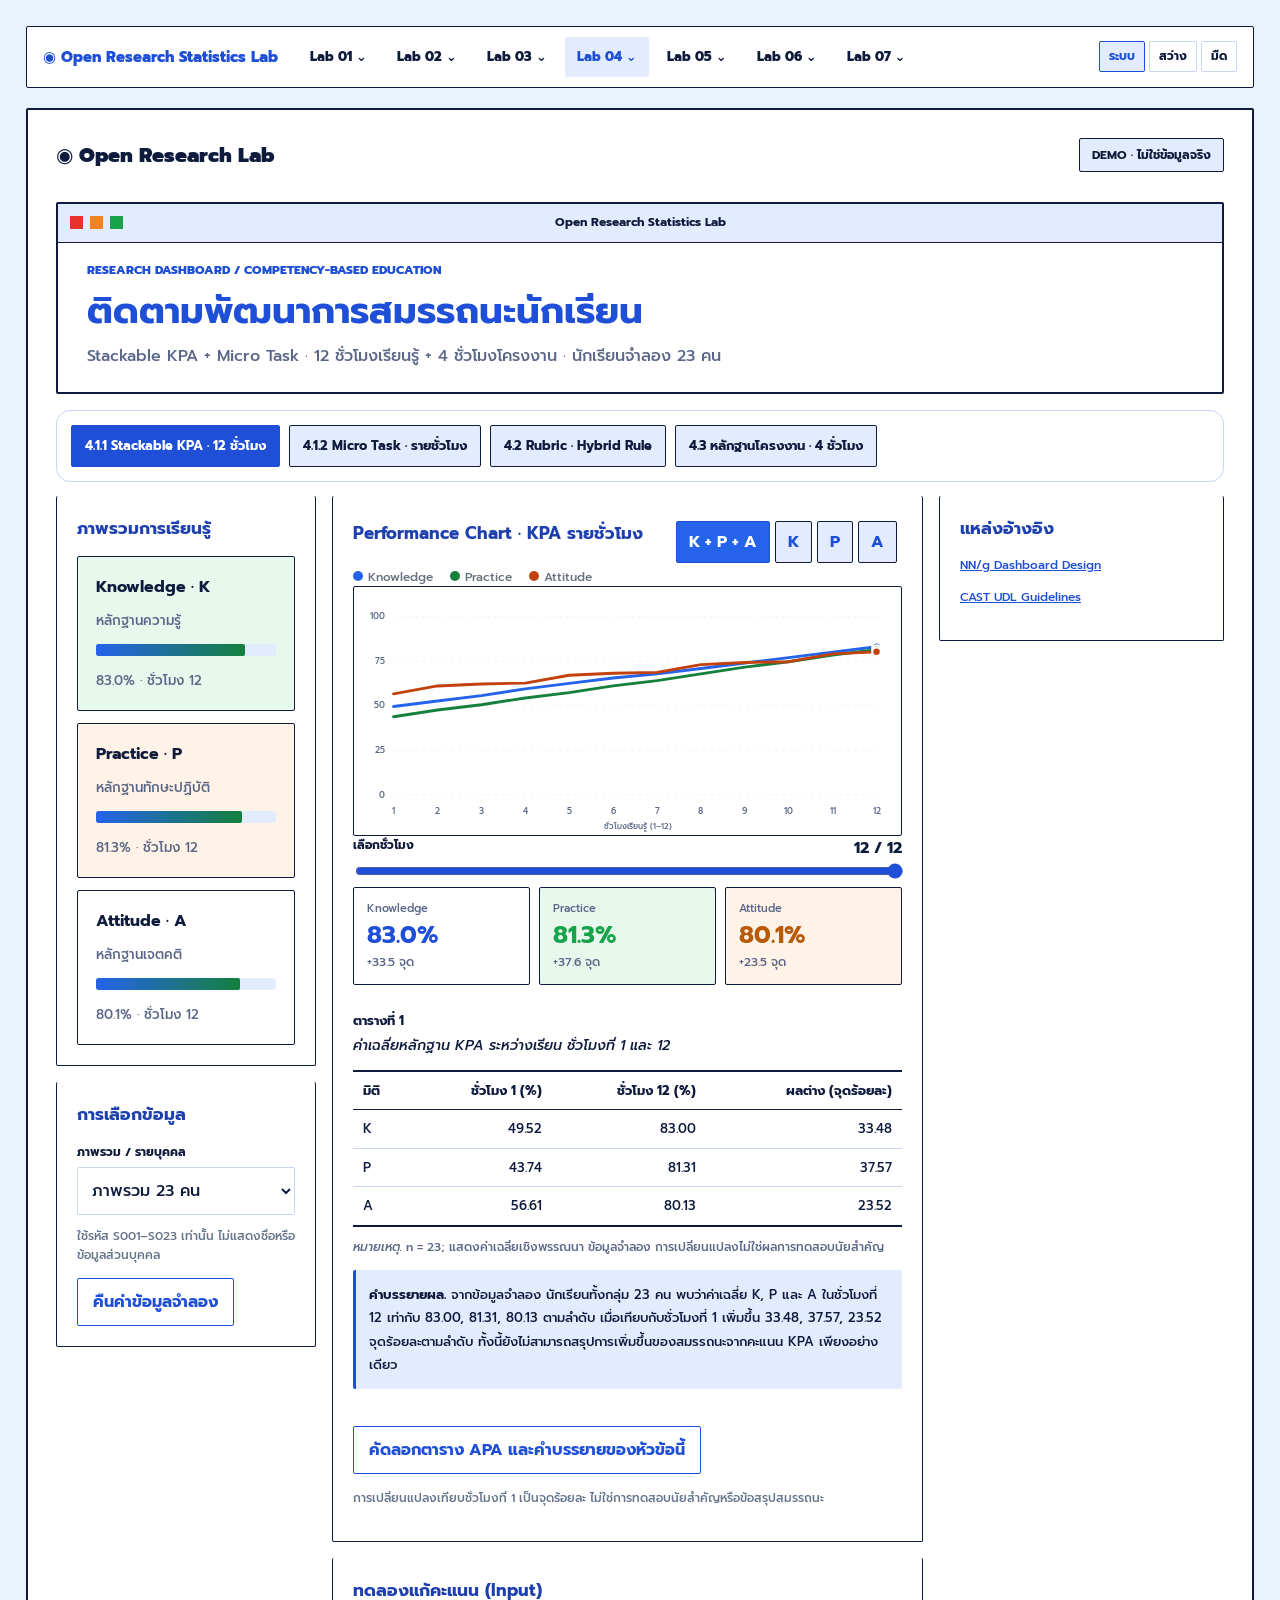
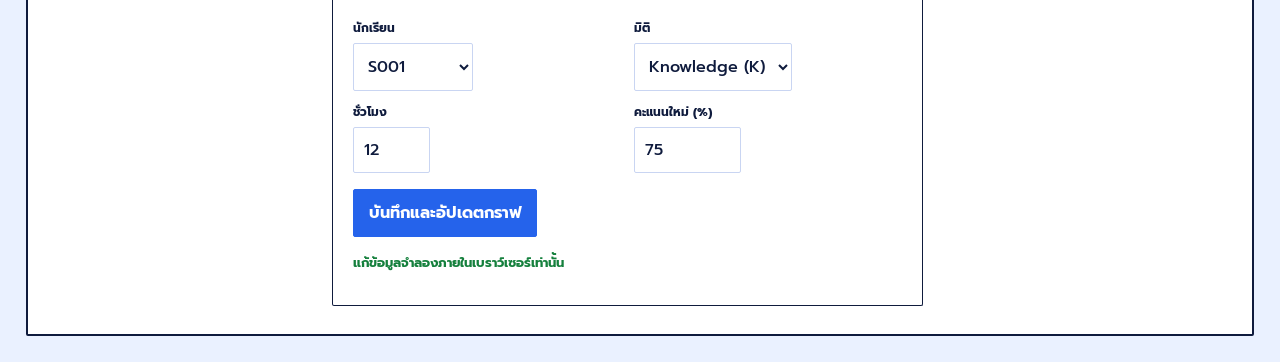
<file: lab04.html>
<!doctype html>
<html lang="th"><head><meta charset="utf-8"><meta name="viewport" content="width=device-width,initial-scale=1"><title>Lab 04 · Competency Tracking</title>
<style>
:root{font-family:system-ui,"Noto Sans Thai",sans-serif;color:#283443;background:#c9f2ec}*{box-sizing:border-box}body{margin:0;background:linear-gradient(125deg,#b9eee8,#dcf6e7 60%,#cbe6fb);min-height:100vh;padding:26px}button,input,select{font:inherit}button{cursor:pointer}button:focus-visible,input:focus-visible,select:focus-visible{outline:3px solid #2563eb;outline-offset:2px}.shell{max-width:1380px;margin:auto;background:linear-gradient(115deg,#e2faf4,#dbeeff 70%,#e7f8ee);border:7px solid #fff;border-radius:32px;padding:28px;box-shadow:none}.top{display:flex;justify-content:space-between;gap:16px;align-items:center;flex-wrap:wrap}.brand{font-size:20px;font-weight:850}.nav{display:flex;gap:8px;flex-wrap:wrap}.nav a{text-decoration:none;color:#344052;background:#ffffffc7;padding:11px 17px;border-radius:24px;font-size:13px}.nav a.active{background:#303137;color:#fff}.intro{margin:30px 0 20px}.intro h1{font-size:clamp(25px,3vw,37px);margin:5px 0}.intro p{color:#637080;margin:0}.badge{background:#e6dcff;color:#514399;padding:7px 12px;border-radius:20px;font-size:12px;font-weight:700}.layout{display:grid;grid-template-columns:260px minmax(0,1fr) 285px;gap:16px;align-items:start}.stack{display:grid;gap:16px}.panel{background:#fff;border-radius:25px;padding:20px;box-shadow:none;min-width:0}.panel h2{font-size:17px;margin:0 0 15px}.course{border-radius:22px;padding:18px;margin-top:12px}.course:nth-child(2){background:#d9ddff}.course:nth-child(3){background:#d1e9fc}.course:nth-child(4){background:#e2f8d5}.course strong{display:block;margin-bottom:9px}.course small{color:#5c667a}.track{background:#ffffffaa;border-radius:15px;height:12px;overflow:hidden;margin:12px 0}.fill{height:100%;border-radius:15px;background:linear-gradient(90deg,#a78fe8,#7ad3c6)}.pill{display:inline-block;padding:5px 9px;border:1px solid #a9b4c6;border-radius:30px;font-size:11px;margin:4px 2px 0 0}.row{display:flex;justify-content:space-between;gap:12px;align-items:center;flex-wrap:wrap}.controls{display:flex;gap:8px;align-items:center;flex-wrap:wrap}select,input{border:1px solid #dce2ed;background:#f9fafc;padding:10px;border-radius:13px;max-width:100%}select{min-width:120px}.tabs{display:flex;gap:5px;background:#f4f5fb;padding:5px;border-radius:17px;flex-wrap:wrap}.tabs button{border:0;background:transparent;border-radius:13px;padding:8px 12px;color:#667080}.tabs button.active{background:#33333a;color:white}.chart{width:100%;height:auto;display:block;min-height:250px}.legend{display:flex;gap:17px;flex-wrap:wrap;font-size:12px;color:#69717e}.dot{width:10px;height:10px;display:inline-block;border-radius:50%;margin-right:5px}.stats{display:grid;grid-template-columns:repeat(3,minmax(0,1fr));gap:9px}.stat{background:#f6f5ff;border-radius:17px;padding:13px}.stat:nth-child(2){background:#eaf9f5}.stat:nth-child(3){background:#fff6e8}.stat small{display:block;color:#6e7383;font-size:11px}.stat strong{font-size:24px}.stat em{display:block;color:#16866c;font-style:normal;font-size:12px}input[type=range]{width:100%;accent-color:#8c77d2;padding:0}label{display:block;font-size:12px;font-weight:650;color:#5b6474;margin-bottom:6px}.formgrid{display:grid;grid-template-columns:repeat(2,minmax(0,1fr));gap:12px}.btn{background:#303137;border:0;color:#fff;border-radius:14px;padding:11px 15px}.btn.alt{background:#e9e9f2;color:#343643}.hint{font-size:12px;line-height:1.65;color:#697488}.status{font-size:13px;font-weight:700;color:#16785f}.status.bad{color:#af4563}.barrow{display:grid;grid-template-columns:55px 1fr 48px;align-items:center;gap:8px;margin:10px 0;font-size:13px}.barrow .track{margin:0;background:#e9e9f3}.tablewrap{overflow-x:auto}table{border-collapse:collapse;width:100%;font-size:12px}th,td{padding:10px 6px;text-align:center;border-bottom:1px solid #edf0f4}th:first-child,td:first-child{text-align:left}th{color:#657086}td.ok{color:#128464;font-weight:750}td.no{color:#b84c6b;font-weight:750}.wide{grid-column:1/-1}.right-stat{font-size:30px;font-weight:800}.mini{font-size:12px;color:#6b7585}.summary{background:#f5f2ff;border-radius:18px;padding:15px;margin-top:12px}.sr{position:absolute;left:-9999px}@media(max-width:1100px){.layout{grid-template-columns:230px minmax(0,1fr)}.right{grid-column:1/-1;display:grid;grid-template-columns:repeat(2,minmax(0,1fr));gap:16px}.right>.panel{margin:0}}@media(max-width:720px){body{padding:8px}.shell{border-width:4px;padding:14px;border-radius:23px}.layout{grid-template-columns:1fr}.right{grid-column:auto;display:grid;grid-template-columns:1fr}.stats{grid-template-columns:repeat(3,minmax(0,1fr))}.stat{padding:9px}.stat strong{font-size:19px}.formgrid{grid-template-columns:1fr}.panel{padding:16px}.nav a{padding:8px 11px}}
.apa-table{border-collapse:collapse;width:100%;font-size:13px}.apa-table th,.apa-table td{border-bottom:0;padding:9px 10px;text-align:right}.apa-table th:first-child,.apa-table td:first-child{text-align:left}.apa-table thead{border-top:2px solid #303137;border-bottom:1px solid #303137}.apa-table tbody{border-bottom:2px solid #303137}.apa-label{font-size:13px;font-weight:700;margin-bottom:4px}.apa-title{font-style:italic;font-size:14px;margin-bottom:14px}.apa-note{font-size:12px;line-height:1.7;margin-top:10px}.apa-interpret{background:#f0f8f6;border-left:4px solid #77c7b6;padding:13px;border-radius:8px;line-height:1.8;font-size:13px}.dist-chart{width:100%;height:auto}.export-btn{margin-top:10px}
/* Lab 04 semantic UI: keep original page gradient and statistical scripts. */
:root{--ui-blue:#2563eb;--ui-green:#15803d;--ui-red:#dc2626;--ui-orange:#c2410c;--ui-border:#e2e8f0;--ui-text:#25364a;color:var(--ui-text)}
.shell{background:#fff;border:1px solid var(--ui-border);border-radius:24px;box-shadow:none}
.intro{background:linear-gradient(105deg,#fff 0%,#fff 75%,#eff6ff 100%);border-top:5px solid var(--ui-blue);border-radius:16px;padding:18px 20px}.intro h1{color:var(--ui-text)}
.panel{background:#fff;border:1px solid var(--ui-border);border-radius:18px;box-shadow:none}.panel h2{color:var(--ui-text)}
.nav a{background:#f8fafc;color:#334155;border:1px solid #e2e8f0}.nav a.active{background:var(--ui-blue);color:white;border-color:var(--ui-blue)}
.badge{background:#eff6ff;color:#1d4ed8}.course:nth-child(2){background:#eff6ff;border-top:4px solid var(--ui-blue)}.course:nth-child(3){background:#f0fdf4;border-top:4px solid var(--ui-green)}.course:nth-child(4){background:#fff7ed;border-top:4px solid var(--ui-orange)}
.fill{background:linear-gradient(90deg,var(--ui-blue),var(--ui-green))}.track,.barrow .track{background:#e2e8f0}
.tabs{background:#f1f5f9}.tabs button{color:#475569}.tabs button.active{background:var(--ui-blue);color:white}.tabs button:hover:not(.active){background:#dbeafe;color:#1e40af}
.stat{background:#eff6ff;border-top:4px solid var(--ui-blue);border-radius:14px}.stat:nth-child(2){background:#f0fdf4;border-top-color:var(--ui-green)}.stat:nth-child(3){background:#fff7ed;border-top-color:var(--ui-orange)}.stat strong{color:#1d4ed8}.stat:nth-child(2) strong{color:var(--ui-green)}.stat:nth-child(3) strong{color:var(--ui-orange)}.stat em{color:var(--ui-green)}
input,select{background:#fff;border-color:#cbd5e1;color:var(--ui-text)}input[type=range]{accent-color:var(--ui-blue)}
.btn{background:var(--ui-blue);color:#fff}.btn.alt{background:#eff6ff;color:#1e40af;border:1px solid #bfdbfe}.btn:hover{filter:brightness(.94)}
.status,td.ok{color:var(--ui-green)}.status.bad,td.no{color:var(--ui-red)}
.summary{background:#f0fdf4;border-left:4px solid var(--ui-green)}.summary:has(.bad){background:#fef2f2;border-left-color:var(--ui-red)}
th{background:#eff6ff;color:#1e40af}.apa-table th{background:transparent;color:#334155}
.apa-interpret{background:#f0fdf4;border-left:4px solid var(--ui-green)}
.hint,.mini{color:#64748b}
.layout>.stack:first-child>.panel:first-child{border-top:4px solid var(--ui-blue)}.layout>.stack:nth-child(2)>.panel:first-child{border-top:4px solid var(--ui-green)}.right>.panel:first-child{border-top:4px solid var(--ui-orange)}
:where(button,input,select,a):focus-visible{outline:3px solid var(--ui-blue);outline-offset:3px}
@media(max-width:720px){.intro{padding:14px}.shell{border-radius:18px}}

/* Flat & Clean: no decorative shadows across all Lab surfaces. */
*,*::before,*::after{box-shadow:none!important;text-shadow:none!important}

/* Flat card surfaces: remove decorative thick color rails, retain APA table rules. */
header,.intro,.shell,.panel,.stat-card,.stat,.stat-visual,.lab-navigation,.course,.summary,.result,.interpret,.apa-interpret,#workspace,.layout>.stack>.panel,.right>.panel,#lab-body .panel,.stat-cards .stat-card{border-top:0!important;box-shadow:none!important}
/* Thin neutral outlines preserve grouping without colored edge emphasis. */
.panel,.stat-card,.stat,.stat-visual,.lab-navigation,.course,.summary,.result,.interpret,.apa-interpret{border-color:#e2e8f0}

/* One statistical view per route; flat surfaces retain approved colors. */
.metric-nav{display:flex;gap:9px;flex-wrap:wrap;background:#fff;border:1px solid #e2e8f0;padding:14px;border-radius:14px;margin:14px 0}
.metric-nav button{padding:10px 13px;background:#f8fafc;border:1px solid #cbd5e1;border-radius:10px;color:#334155;font:inherit;font-size:13px;font-weight:700;cursor:pointer}
.metric-nav button[aria-current=true]{border-color:#2563eb;background:#eff6ff;color:#1d4ed8}
.metric-nav button:focus-visible{outline:3px solid #2563eb;outline-offset:2px}
.lab04-apa{margin:14px 0 12px;padding:12px 0}
.lab04-copy{display:block;margin:8px 0 15px}
.lab04-copy-status{font-size:12px;color:#15803d}
[hidden]{display:none!important}
</style><link rel="stylesheet" href="shared-nav.css"><link rel="stylesheet" href="research-reporting.css?v=1"><link rel="stylesheet" href="semantic-theme.css?v=20261031c">
<!-- Theme only: reference design from user-provided ผลการเรียน K P A.html -->
<link rel="stylesheet" href="https://fonts.googleapis.com/css2?family=Prompt:wght@400;500;600;700;800&display=swap">
<link rel="stylesheet" href="kpa-window-theme.css?v=20261101b">
</head><body><div class="shell">
<header class="top"><div class="brand">◉ Open Research Lab</div><span class="badge">DEMO · ไม่ใช่ข้อมูลจริง</span></header>
<div class="intro"><div class="mini">RESEARCH DASHBOARD / COMPETENCY-BASED EDUCATION</div><h1>ติดตามพัฒนาการสมรรถนะนักเรียน</h1><p>Stackable KPA + Micro Task · 12 ชั่วโมงเรียนรู้ + 4 ชั่วโมงโครงงาน · นักเรียนจำลอง 23 คน</p></div>
<nav class="metric-nav" id="lab04-stat-menu" aria-label="เลือกผลวิเคราะห์หนึ่งหัวข้อต่อหนึ่งหน้า">
<button type="button" data-stat="kpa">4.1.1 Stackable KPA · 12 ชั่วโมง</button>
<button type="button" data-stat="micro">4.1.2 Micro Task · รายชั่วโมง</button>
<button type="button" data-stat="hybrid">4.2 Rubric · Hybrid Rule</button>
<button type="button" data-stat="project">4.3 หลักฐานโครงงาน · 4 ชั่วโมง</button>
</nav>
<div class="layout">
<aside class="stack"><section class="panel"><h2>ภาพรวมการเรียนรู้</h2><div class="course"><strong>Knowledge · K</strong><small>หลักฐานความรู้</small><div class="track"><div id="sideK" class="fill"></div></div><small id="sideKText"></small></div><div class="course"><strong>Practice · P</strong><small>หลักฐานทักษะปฏิบัติ</small><div class="track"><div id="sideP" class="fill"></div></div><small id="sidePText"></small></div><div class="course"><strong>Attitude · A</strong><small>หลักฐานเจตคติ</small><div class="track"><div id="sideA" class="fill"></div></div><small id="sideAText"></small></div></section><section class="panel"><h2>การเลือกข้อมูล</h2><label for="student">ภาพรวม / รายบุคคล</label><select id="student" style="width:100%"></select><p class="hint">ใช้รหัส S001–S023 เท่านั้น ไม่แสดงชื่อหรือข้อมูลส่วนบุคคล</p><button class="btn alt" id="reset">คืนค่าข้อมูลจำลอง</button></section></aside>
<main class="stack"><section class="panel"><div class="row"><h2 id="kpaSection">Performance Chart · KPA รายชั่วโมง</h2><div class="tabs" id="dims"><button class="active" data-dim="all">K + P + A</button><button data-dim="K">K</button><button data-dim="P">P</button><button data-dim="A">A</button></div></div><div class="legend"><span><i class="dot" style="background:#2563eb"></i>Knowledge</span><span><i class="dot" style="background:#15803d"></i>Practice</span><span><i class="dot" style="background:#c2410c"></i>Attitude</span></div><svg id="linechart" class="chart" viewBox="0 0 760 335" role="img" aria-label="กราฟเส้นพัฒนาการ KPA 12 ชั่วโมง"></svg><div class="row"><label for="hour">เลือกชั่วโมง</label><strong id="hourLabel">12 / 12</strong></div><input id="hour" type="range" min="1" max="12" value="12" step="1"><div class="stats" id="hourStats"></div><p class="hint">การเปลี่ยนแปลงเทียบชั่วโมงที่ 1 เป็นจุดร้อยละ ไม่ใช่การทดสอบนัยสำคัญหรือข้อสรุปสมรรถนะ</p></section>
<section class="panel"><div class="row"><h2 id="microSection">Micro Task · หลักฐานรายชั่วโมง</h2><span class="badge" id="hourBadge">ชั่วโมง 12</span></div><div id="hourBars"></div><p class="hint">คะแนน K/P/A เป็นร้อยละของหลักฐานตามเครื่องมือแต่ละชั่วโมง การเปรียบเทียบข้ามชั่วโมงต้องพิจารณาความเทียบเคียงของภาระงาน</p></section>
<section class="panel"><h2>ทดลองแก้คะแนน (Input)</h2><div class="formgrid"><div><label for="editStudent">นักเรียน</label><select id="editStudent"></select></div><div><label for="editDim">มิติ</label><select id="editDim"><option value="K">Knowledge (K)</option><option value="P">Practice (P)</option><option value="A">Attitude (A)</option></select></div><div><label for="editHour">ชั่วโมง</label><input type="number" id="editHour" min="1" max="12" value="12"></div><div><label for="editValue">คะแนนใหม่ (%)</label><input type="number" id="editValue" min="0" max="100" step=".1" value="75"></div></div><p><button class="btn" id="save">บันทึกและอัปเดตกราฟ</button></p><p class="status" id="editMessage" aria-live="polite">แก้ข้อมูลจำลองภายในเบราว์เซอร์เท่านั้น</p></section>
<section class="panel"><div class="row"><h2 id="rubricSection">Rubric 5 เกณฑ์ · Hybrid Rule</h2><span class="badge" id="hybridBadge"></span></div><p class="hint">กฎที่ผู้วิจัยกำหนด: ≥80% ได้ระดับ ≥2, ≥50% ได้ระดับ ≥3 และ ≥20% ได้ระดับ 4 ในทุกเกณฑ์ (n=23 ต้องอย่างน้อย 19, 12, 5 คน)</p><div class="stats" id="hybridStats"></div><div class="tablewrap"><table><thead><tr><th>เกณฑ์</th><th>≥2 (19)</th><th>≥3 (12)</th><th>=4 (5)</th></tr></thead><tbody id="rubricBody"></tbody></table></div><h2 style="margin-top:20px">การแจกแจงระดับ Rubric 1–4</h2><label for="distributionCriterion">เลือกเกณฑ์เพื่อดูกราฟแท่ง</label><select id="distributionCriterion"><option value="0">เกณฑ์ 1</option><option value="1">เกณฑ์ 2</option><option value="2">เกณฑ์ 3</option><option value="3">เกณฑ์ 4</option><option value="4">เกณฑ์ 5</option></select><svg id="rubricDistribution" class="dist-chart" viewBox="0 0 650 245" role="img" aria-label="กราฟแท่งจำนวนผู้เรียนแต่ละระดับ Rubric"></svg><p class="hint">กราฟแท่งแสดงจำนวนผู้เรียนแต่ละระดับ ไม่ใช่โค้งการแจกแจงปกติ เพราะระดับ Rubric เป็นข้อมูลเชิงอันดับ</p><p class="hint">Rubric เป็นการประเมินสมรรถนะปลายทาง แยกจากคะแนนหลักฐาน KPA รายชั่วโมง การแก้ KPA จึงไม่เปลี่ยนผล Rubric โดยอัตโนมัติ</p></section>
<section class="panel" id="apaResults"><div class="row"><h2>Research Output · APA 7</h2><button class="btn alt" id="copyAPA">คัดลอกตารางและคำบรรยาย</button></div><div id="apaKpa"></div><div id="apaRubric" style="margin-top:24px"></div><p class="hint">ตารางและคำบรรยายคำนวณใหม่เมื่อแก้ข้อมูล ตัวเลขทั้งหมดเป็นข้อมูลจำลอง ไม่ใช่ผลวิจัยจริง</p><p id="copyMessage" class="status" aria-live="polite"></p></section><section class="panel"><h2>แก้ผล Rubric (Input)</h2><div class="formgrid"><div><label for="rubStudent">นักเรียน</label><select id="rubStudent"></select></div><div><label for="rubCriterion">เกณฑ์</label><select id="rubCriterion"><option value="0">เกณฑ์ 1</option><option value="1">เกณฑ์ 2</option><option value="2">เกณฑ์ 3</option><option value="3">เกณฑ์ 4</option><option value="4">เกณฑ์ 5</option></select></div><div><label for="rubLevel">ระดับ (1–4)</label><select id="rubLevel"><option>1</option><option>2</option><option>3</option><option>4</option></select></div></div><p><button class="btn" id="saveRub">บันทึกระดับ Rubric</button></p><p class="status" id="rubMessage" aria-live="polite">คะแนน Rubric จำลอง</p></section></main>
<aside class="right stack"><section class="panel"><h2>Statistics · สรุปข้อมูล</h2><div class="right-stat">23 <span class="mini">คน</span></div><p class="mini">นักเรียนในแบบจำลอง</p><div class="summary"><strong id="conditionCount">— / 15</strong><div class="track"><div id="hybridFill" class="fill"></div></div><span class="mini">เงื่อนไข Hybrid Rule ที่ผ่าน</span></div></section><section class="panel"><h2 id="projectSection">โครงงานรายบุคคล 4 ชั่วโมง</h2><div class="course" style="background:#e3f6df"><strong>ชั่วโมง 13–16</strong><span class="pill">PROJECT</span><span class="pill">Evidence</span><span class="pill">Rubric</span><p class="hint">ส่วนนี้เพิ่มคะแนนหลักฐานโครงงานจำลองสำหรับทดลองปรับค่าเท่านั้น ยังไม่ใช่ข้อมูลการส่งโครงงานจริง</p></div></section><section class="panel"><h2>การตีความผล</h2><p id="interpret" class="hint"></p><p class="hint">ข้อมูลทั้งหมดเป็นข้อมูลสังเคราะห์สำหรับทดลอง UX/UI ไม่ใช้แทนผลวิจัยจริง</p></section><section class="panel"><h2>แหล่งอ้างอิง</h2><p class="hint"><a href="https://www.nngroup.com/articles/dashboard-design/">NN/g Dashboard Design</a></p><p class="hint"><a href="https://www.cast.org/binaries/content/assets/common/publications/articles/cast-udlguidelines-3.0.pdf">CAST UDL Guidelines</a></p></section></aside>
</div></div>
<script>
"use strict";
const $=id=>document.getElementById(id),dims=["K","P","A"],colors={K:"#2563eb",P:"#15803d",A:"#c2410c"};
const makeData=()=>Array.from({length:23},(_,i)=>({id:"S"+String(i+1).padStart(3,"0"),K:Array.from({length:12},(_,h)=>Math.min(100,42+h*3+(i*7+h*3)%17)),P:Array.from({length:12},(_,h)=>Math.min(100,35+h*3.4+(i*5+h*7)%19)),A:Array.from({length:12},(_,h)=>Math.min(100,51+h*2+(i*3+h*5)%15)),rubric:Array.from({length:5},(_,j)=>{const v=(i*7+j*11)%23;return v<5?4:v<13?3:v<21?2:1})}));
let students=makeData(),activeDim="all";const avg=xs=>xs.reduce((a,b)=>a+b,0)/xs.length;
for(const id of ["student","editStudent","rubStudent"]){$(id).innerHTML=(id==="student"?'<option value="all">ภาพรวม 23 คน</option>':"")+students.map(s=>'<option value="'+s.id+'">'+s.id+'</option>').join("")}
function rows(){return $("student").value==="all"?students:students.filter(s=>s.id===$("student").value)}
function hourly(){const r=rows();return Array.from({length:12},(_,h)=>Object.fromEntries(dims.map(d=>[d,avg(r.map(s=>s[d][h]))])))}
function linePath(vals){return vals.map((v,i)=>(i?"L":"M")+(55+i*61).toFixed(1)+","+(284-v*2.48).toFixed(1)).join(" ")}
function drawChart(data){let svg='<rect x="0" y="0" width="760" height="335" fill="#fff"/>';for(let tick=0;tick<=100;tick+=25){const y=284-tick*2.48;svg+='<line x1="55" y1="'+y+'" x2="735" y2="'+y+'" stroke="#e9edf4" stroke-dasharray="4 6"/><text x="43" y="'+(y+4)+'" text-anchor="end" fill="#8692a0" font-size="12">'+tick+'</text>'}for(let i=0;i<12;i++)svg+='<text x="'+(55+i*61)+'" y="310" text-anchor="middle" fill="#687485" font-size="12">'+(i+1)+'</text>';for(const d of dims){if(activeDim!=="all"&&activeDim!==d)continue;const vals=data.map(h=>h[d]);svg+='<path d="'+linePath(vals)+'" fill="none" stroke="'+colors[d]+'" stroke-width="4" stroke-linecap="round" stroke-linejoin="round"/>';const h=Number($("hour").value)-1;svg+='<circle cx="'+(55+h*61)+'" cy="'+(284-vals[h]*2.48)+'" r="6" fill="'+colors[d]+'" stroke="#fff" stroke-width="3"/>'}svg+='<text x="395" y="332" text-anchor="middle" fill="#687485" font-size="11">ชั่วโมงเรียนรู้ (1–12)</text>';$("linechart").innerHTML=svg}
function apaTable(number,title,headers,rows,note,interpret){return '<div class="apa-label">ตารางที่ '+number+'</div><div class="apa-title">'+title+'</div><div class="tablewrap"><table class="apa-table"><thead><tr>'+headers.map(x=>'<th>'+x+'</th>').join('')+'</tr></thead><tbody>'+rows.map(row=>'<tr>'+row.map(x=>'<td>'+x+'</td>').join('')+'</tr>').join('')+'</tbody></table></div><div class="apa-note"><i>หมายเหตุ.</i> '+note+'</div><p class="apa-interpret"><strong>คำบรรยายผล.</strong> '+interpret+'</p>'}
function drawAPA(){const data=hourly(),n=rows().length,first=data[0],last=data[11];$("apaKpa").innerHTML=apaTable(1,'ค่าเฉลี่ยหลักฐาน KPA ระหว่างเรียน ชั่วโมงที่ 1 และ 12',['มิติ','ชั่วโมง 1 (%)','ชั่วโมง 12 (%)','ผลต่าง (จุดร้อยละ)'],dims.map(d=>[d,first[d].toFixed(2),last[d].toFixed(2),(last[d]-first[d]).toFixed(2)]),'n = '+n+'; แสดงค่าเฉลี่ยเชิงพรรณนา ข้อมูลจำลอง การเปลี่ยนแปลงไม่ใช่ผลการทดสอบนัยสำคัญ','จากข้อมูลจำลอง '+(n===23?'นักเรียนทั้งกลุ่ม 23 คน':'นักเรียนที่เลือก 1 คน')+' พบว่าค่าเฉลี่ย K, P และ A ในชั่วโมงที่ 12 เท่ากับ '+dims.map(d=>last[d].toFixed(2)).join(', ')+' ตามลำดับ เมื่อเทียบกับชั่วโมงที่ 1 เพิ่มขึ้น '+dims.map(d=>(last[d]-first[d]).toFixed(2)).join(', ')+' จุดร้อยละตามลำดับ ทั้งนี้ยังไม่สามารถสรุปการเพิ่มขึ้นของสมรรถนะจากคะแนน KPA เพียงอย่างเดียว');const nAll=students.length,thresholds=[Math.ceil(nAll*.8),Math.ceil(nAll*.5),Math.ceil(nAll*.2)];const counts=Array.from({length:5},(_,j)=>{const v=students.map(s=>s.rubric[j]);return [v.filter(x=>x>=2).length,v.filter(x=>x>=3).length,v.filter(x=>x===4).length]});const pass=counts.flatMap(c=>c.map((v,i)=>v>=thresholds[i])).filter(Boolean).length;$("apaRubric").innerHTML=apaTable(2,'จำนวนและร้อยละของนักเรียนที่บรรลุระดับ Rubric ตามเกณฑ์ Hybrid Rule',['เกณฑ์','≥ 2, n (%)','≥ 3, n (%)','= 4, n (%)'],counts.map((c,j)=>['เกณฑ์ '+(j+1),...c.map(v=>v+' ('+(100*v/nAll).toFixed(1)+')')]),'n = '+nAll+'; เกณฑ์ผ่านขั้นต่ำคือ 80%, 50% และ 20% ตามลำดับ หรือ '+thresholds.join(', ')+' คน; กฎ Hybrid Rule เป็นเกณฑ์ที่ผู้วิจัยกำหนด','ผลประเมิน Rubric 5 เกณฑ์จากข้อมูลจำลองพบว่าผ่านเงื่อนไข Hybrid Rule '+pass+' จากทั้งหมด 15 เงื่อนไข '+(pass===15?'จึงผ่านเกณฑ์ที่กำหนดครบทุกข้อ':'จึงยังไม่ผ่านเกณฑ์ที่กำหนดครบทุกข้อ')+' การตีความนี้เป็นการประเมินตามเกณฑ์ ไม่ใช่ผลทดสอบนัยสำคัญทางสถิติ')}
function drawDistribution(){const j=Number($("distributionCriterion").value),v=students.map(s=>s.rubric[j]),counts=[1,2,3,4].map(level=>v.filter(x=>x===level).length),max=Math.max(5,...counts);let svg='';for(let i=0;i<=4;i++){const y=196-i*42;svg+='<line x1="42" y1="'+y+'" x2="620" y2="'+y+'" stroke="#e6ebf2"/><text x="32" y="'+(y+4)+'" text-anchor="end" font-size="11" fill="#697488">'+(max*i/4).toFixed(0)+'</text>'}counts.forEach((count,i)=>{const x=105+i*132,height=count/max*164;svg+='<rect x="'+x+'" y="'+(196-height)+'" width="76" height="'+height+'" rx="8" fill="'+["#c9b7f5","#a6d9f2","#92d7c1","#eacb8c"][i]+'"/><text x="'+(x+38)+'" y="'+(184-height)+'" text-anchor="middle" font-size="14" font-weight="bold" fill="#344054">'+count+'</text><text x="'+(x+38)+'" y="222" text-anchor="middle" font-size="12" fill="#697488">ระดับ '+(i+1)+'</text>'});$("rubricDistribution").innerHTML=svg}
function drawKPA(){const data=hourly(),h=Number($("hour").value)-1;drawChart(data);drawAPA();$("hourLabel").textContent=(h+1)+" / 12";$("hourBadge").textContent="ชั่วโมง "+(h+1);$("hourStats").innerHTML=dims.map(d=>'<div class="stat"><small>'+({K:"Knowledge",P:"Practice",A:"Attitude"}[d])+'</small><strong>'+data[h][d].toFixed(1)+'%</strong><em>'+(data[h][d]-data[0][d]>=0?"+":"")+(data[h][d]-data[0][d]).toFixed(1)+' จุด</em></div>').join("");$("hourBars").innerHTML=dims.map(d=>'<div class="barrow"><strong>'+d+'</strong><div class="track"><div class="fill" style="width:'+data[h][d]+'%;background:'+colors[d]+'"></div></div><strong>'+data[h][d].toFixed(1)+'%</strong></div>').join("");for(const d of dims){$("side"+d).style.width=data[11][d]+"%";$("side"+d+"Text").textContent=data[11][d].toFixed(1)+"% · ชั่วโมง 12"}}
function drawRubric(){const n=students.length,limits=[Math.ceil(n*.8),Math.ceil(n*.5),Math.ceil(n*.2)];let passed=0;const items=Array.from({length:5},(_,j)=>{const v=students.map(s=>s.rubric[j]);return [v.filter(x=>x>=2).length,v.filter(x=>x>=3).length,v.filter(x=>x===4).length]});$("rubricBody").innerHTML=items.map((counts,j)=>'<tr><td>เกณฑ์ '+(j+1)+'</td>'+counts.map((count,i)=>{const ok=count>=limits[i];if(ok)passed++;return '<td class="'+(ok?"ok":"no")+'">'+(ok?"✓ ":"✕ ")+count+'/'+n+'</td>'}).join("")+'</tr>').join("");$("hybridBadge").textContent=passed===15?"ผ่านครบทุกเกณฑ์":"ยังไม่ผ่านครบ";$("hybridStats").innerHTML='<div class="stat"><small>ผ่าน</small><strong>'+passed+'/15</strong></div><div class="stat"><small>ระดับ ≥2</small><strong>'+limits[0]+'</strong><small>คนขั้นต่ำ</small></div><div class="stat"><small>ระดับ ≥3 / =4</small><strong>'+limits[1]+' / '+limits[2]+'</strong></div>';$("conditionCount").textContent=passed+" / 15";$("hybridFill").style.width=(passed/15*100)+"%";drawDistribution();drawAPA();$("interpret").textContent=passed===15?"ข้อมูลจำลองผ่าน Hybrid Rule ครบ 15 เงื่อนไข ทั้งนี้ยังต้องพิจารณาคุณภาพหลักฐานและเครื่องมือประเมิน":"ข้อมูลจำลองผ่าน "+passed+" จาก 15 เงื่อนไข จึงยังไม่บรรลุ Hybrid Rule ครบทุกเกณฑ์"; }
$("distributionCriterion").onchange=drawDistribution;$("copyAPA").onclick=()=>{const txt=["apaKpa","apaRubric"].map(id=>$(id).innerText).join("\n\n");if(navigator.clipboard&&navigator.clipboard.writeText){navigator.clipboard.writeText(txt).then(()=>$("copyMessage").textContent="คัดลอกตารางและคำบรรยายแล้ว").catch(()=>$("copyMessage").textContent="เบราว์เซอร์ไม่อนุญาตให้คัดลอกอัตโนมัติ")}else $("copyMessage").textContent="กรุณาเลือกข้อความในตารางเพื่อคัดลอก"};$("student").onchange=drawKPA;$("hour").oninput=()=>{$("editHour").value=$("hour").value;drawKPA()};document.querySelectorAll("[data-dim]").forEach(b=>b.onclick=()=>{activeDim=b.dataset.dim;document.querySelectorAll("[data-dim]").forEach(x=>x.classList.toggle("active",x===b));drawKPA()});
$("save").onclick=()=>{const h=Number($("editHour").value),v=Number($("editValue").value),id=$("editStudent").value,d=$("editDim").value;if(!Number.isInteger(h)||h<1||h>12||!Number.isFinite(v)||v<0||v>100||$("editValue").value.trim()===""){$("editMessage").textContent="กรุณากรอกชั่วโมง 1–12 และคะแนน 0–100";$("editMessage").className="status bad";return}const s=students.find(s=>s.id===id);s[d][h-1]=v;$("hour").value=h;$("student").value=id;$("editMessage").textContent="บันทึกคะแนนจำลอง "+id+" ชั่วโมง "+h+" มิติ "+d+" = "+v+"% แล้ว";$("editMessage").className="status";drawKPA()};
$("saveRub").onclick=()=>{const id=$("rubStudent").value,j=Number($("rubCriterion").value),v=Number($("rubLevel").value);students.find(s=>s.id===id).rubric[j]=v;$("rubMessage").textContent="บันทึก "+id+" เกณฑ์ "+(j+1)+" ระดับ "+v+" แล้ว";drawRubric()};
$("reset").onclick=()=>{students=makeData();$("student").value="all";$("hour").value=12;$("editHour").value=12;$("editMessage").textContent="คืนค่าข้อมูลจำลองเรียบร้อย";$("rubMessage").textContent="คืนค่ารูบริกจำลองเรียบร้อย";drawKPA();drawRubric()};drawKPA();drawRubric();
</script><script src="project-tracking.js?v=2"></script><script src="lab04-views.js?v=2"></script><script src="shared-nav.js?v=single-stat-20261031"></script>
<script src="kpa-window-theme.js?v=20261101a"></script></body></html>
</file>
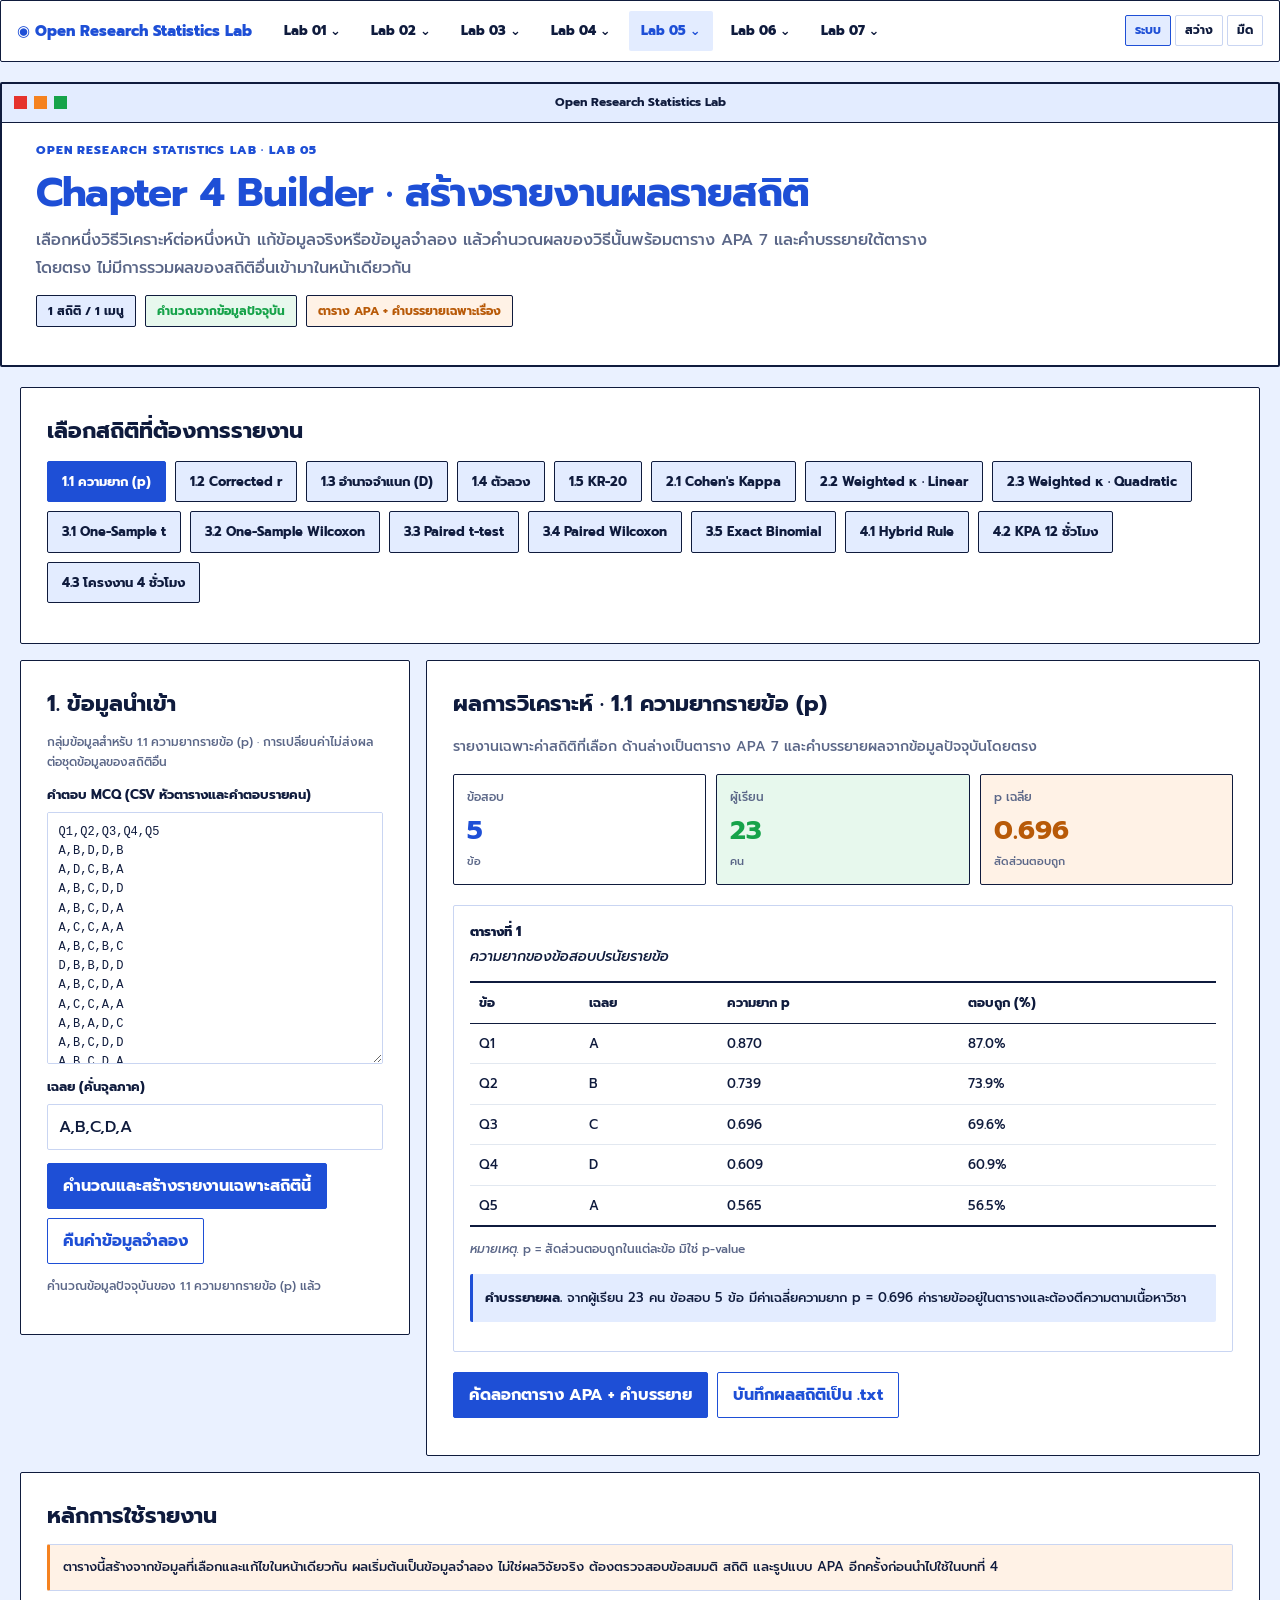
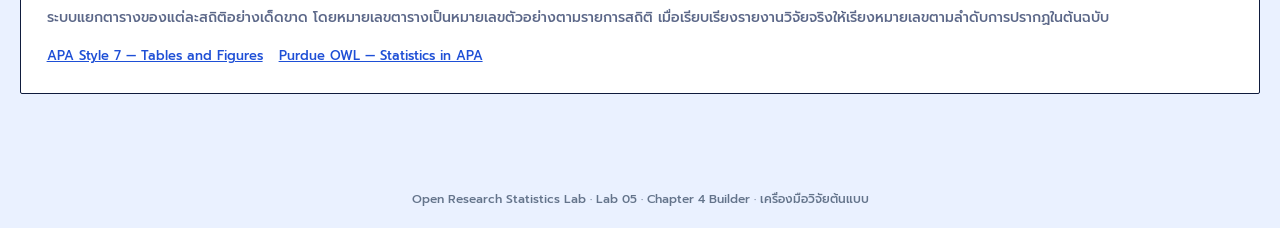
<file: lab05.html>
<!doctype html>
<html lang="th"><head><meta charset="utf-8"><meta name="viewport" content="width=device-width,initial-scale=1">
<meta name="description" content="Lab 05 สร้างรายงานบทที่ 4 แยกหนึ่งสถิติหนึ่งหน้า พร้อมตาราง APA 7 และคำบรรยายผล">
<title>Lab 05 · Chapter 4 Builder | Open Research Statistics Lab</title>
<link rel="stylesheet" href="lab02.css?v=3"><link rel="stylesheet" href="research-reporting.css?v=1"><link rel="stylesheet" href="shared-nav.css">

<!-- Theme only: reference design from user-provided ผลการเรียน K P A.html -->
<link rel="stylesheet" href="https://fonts.googleapis.com/css2?family=Prompt:wght@400;500;600;700;800&display=swap">
<link rel="stylesheet" href="kpa-window-theme.css?v=20261101b">
</head><body>
<header class="lab02-hero">
 <div class="eyebrow">OPEN RESEARCH STATISTICS LAB · LAB 05</div>
 <h1>Chapter 4 Builder · สร้างรายงานผลรายสถิติ</h1>
 <p>เลือกหนึ่งวิธีวิเคราะห์ต่อหนึ่งหน้า แก้ข้อมูลจริงหรือข้อมูลจำลอง แล้วคำนวณผลของวิธีนั้นพร้อมตาราง APA 7 และคำบรรยายใต้ตารางโดยตรง ไม่มีการรวมผลของสถิติอื่นเข้ามาในหน้าเดียวกัน</p>
 <div class="flowline"><span class="mini-pill">1 สถิติ / 1 เมนู</span><span class="mini-pill green">คำนวณจากข้อมูลปัจจุบัน</span><span class="mini-pill orange">ตาราง APA + คำบรรยายเฉพาะเรื่อง</span></div>
</header>
<div class="lab02-wrap">
<section class="panel">
<h2>เลือกสถิติที่ต้องการรายงาน</h2>
<nav id="chapter-stat-menu" aria-label="เมนูสถิติสำหรับบทที่ 4" class="stat-menu">
<button data-stat="difficulty">1.1 ความยาก (p)</button>
<button data-stat="corrected">1.2 Corrected r</button>
<button data-stat="discrimination">1.3 อำนาจจำแนก (D)</button>
<button data-stat="distractor">1.4 ตัวลวง</button>
<button data-stat="kr20">1.5 KR-20</button>
<button data-stat="cohen">2.1 Cohen's Kappa</button>
<button data-stat="linear">2.2 Weighted κ · Linear</button>
<button data-stat="quadratic">2.3 Weighted κ · Quadratic</button>
<button data-stat="one-t">3.1 One-Sample t</button>
<button data-stat="one-w">3.2 One-Sample Wilcoxon</button>
<button data-stat="paired-t">3.3 Paired t-test</button>
<button data-stat="paired-w">3.4 Paired Wilcoxon</button>
<button data-stat="binomial">3.5 Exact Binomial</button>
<button data-stat="hybrid">4.1 Hybrid Rule</button>
<button data-stat="kpa">4.2 KPA 12 ชั่วโมง</button>
<button data-stat="project">4.3 โครงงาน 4 ชั่วโมง</button>
</nav>
</section>
<div class="lab02-layout">
<aside class="panel" id="chapter-inputs">
<h2>1. ข้อมูลนำเข้า</h2>
<p class="hint" id="chapter-input-desc">กรอกข้อมูลแล้วกดสร้างผลวิเคราะห์เพื่ออัปเดตตารางของสถิติที่เลือก</p>
<section data-source="mcq" class="chapter-input-section">
<div class="field"><label for="c-mcq">คำตอบ MCQ (CSV หัวตารางและคำตอบรายคน)</label><textarea id="c-mcq" class="csv-field" rows="12"></textarea></div>
<div class="field"><label for="c-key">เฉลย (คั่นจุลภาค)</label><input id="c-key" style="width:100%;max-width:100%" value="A,B,C,D,A"></div>
</section>
<section data-source="kappa" class="chapter-input-section" hidden>
<p class="hint">ตารางไขว้รูบริก 4×4 หนึ่งเกณฑ์ แถวคือผู้ประเมิน 1 และคอลัมน์คือผู้ประเมิน 2</p>
<div class="field"><label for="c-kappa">จำนวนการประเมินร่วม 4 แถว × 4 คอลัมน์</label><textarea id="c-kappa" rows="5" class="csv-field"></textarea></div>
</section>
<section data-source="one" class="chapter-input-section" hidden>
<div class="field"><label for="c-one">คะแนนรายคน (แยกบรรทัดหรือจุลภาค)</label><textarea id="c-one" rows="9" class="csv-field"></textarea></div>
<div class="field"><label for="c-target">ค่าเป้าหมายที่เทียบ (μ₀)</label><input type="number" id="c-target" value="12" step=".1"></div>
<p class="hint">สมมติฐานทางเลือก H₁: คะแนนสูงกว่าเกณฑ์ (ทางเดียว) กรณี Wilcoxon ต้องตรวจความสมมาตรของผลต่าง</p>
</section>
<section data-source="paired" class="chapter-input-section" hidden>
<div class="field"><label for="c-pre">คะแนนก่อนเรียน</label><textarea id="c-pre" rows="8" class="csv-field"></textarea></div>
<div class="field"><label for="c-post">คะแนนหลังเรียนที่จับคู่กัน</label><textarea id="c-post" rows="8" class="csv-field"></textarea></div>
<p class="hint">ก่อน–หลังต้องมีจำนวนข้อมูลเท่ากัน และเรียงตามผู้เรียนคนเดียวกัน สมมติฐานทางเลือกแบบสองทาง</p>
</section>
<section data-source="binomial" class="chapter-input-section" hidden>
<div class="field"><label for="c-n">จำนวนผู้เรียนทั้งหมด (n)</label><input id="c-n" type="number" min="1" max="200" value="23"></div>
<div class="field"><label for="c-k">จำนวนผู้ผ่านเกณฑ์ (k)</label><input id="c-k" type="number" min="0" max="200" value="19"></div>
<div class="field"><label for="c-p0">สัดส่วนอ้างอิง p₀ (0–1)</label><input id="c-p0" type="number" min="0" max="1" step=".01" value=".7"></div>
<div class="field"><label for="c-alpha">ระดับนัยสำคัญ α</label><input id="c-alpha" type="number" min=".001" max=".5" step=".001" value=".05"></div>
<p class="hint">ทดสอบ H₁: p มากกว่า p₀ แบบ Exact Binomial ทางเดียว</p>
</section>
<section data-source="hybrid" class="chapter-input-section" hidden>
<div class="field"><label for="c-rubric">รูบริก 5 เกณฑ์ ระดับ 1–4 (CSV มีหัวตาราง)</label><textarea id="c-rubric" rows="11" class="csv-field"></textarea></div>
<p class="hint">Hybrid Rule: ≥80% ที่ระดับ ≥2; ≥50% ที่ระดับ ≥3; ≥20% ที่ระดับ 4 ในทุกเกณฑ์</p>
</section>
<section data-source="kpa" class="chapter-input-section" hidden>
<div class="field"><label for="c-kpa">คะแนน K, P, A รายชั่วโมง 1–12 (CSV 36 คอลัมน์)</label><textarea id="c-kpa" rows="10" class="csv-field"></textarea></div>
</section>
<section data-source="project" class="chapter-input-section" hidden>
<div class="field"><label for="c-project">หลักฐานโครงงานชั่วโมง 13–16 (CSV 4 คอลัมน์)</label><textarea id="c-project" rows="10" class="csv-field"></textarea></div>
</section>
<div class="button-row"><button class="btn" id="c-run" type="button">คำนวณและสร้างรายงานเฉพาะสถิตินี้</button><button class="btn secondary" id="c-reset" type="button">คืนค่าข้อมูลจำลอง</button></div>
<p class="hint" id="c-source">ข้อมูลเริ่มต้นเป็นข้อมูลจำลอง</p>
</aside>
<main class="panel">
<h2 id="c-title">2. ผลวิเคราะห์เฉพาะสถิติ</h2>
<p class="section-lead" id="c-description"></p>
<div id="c-error" class="error" hidden role="alert"></div>
<div id="c-results" aria-live="polite">
<div class="result-cards" id="c-cards"></div>
<div class="chart-panel" id="c-figure" hidden></div>
<div id="c-apa"></div>
<div class="button-row"><button type="button" id="c-copy" class="btn">คัดลอกตาราง APA + คำบรรยาย</button><button type="button" id="c-download" class="btn secondary">บันทึกผลสถิติเป็น .txt</button></div>
<p class="hint" id="c-copy-status"></p>
</div>
</main></div>
<section class="panel"><h2>หลักการใช้รายงาน</h2>
<div class="callout">ตารางนี้สร้างจากข้อมูลที่เลือกและแก้ไขในหน้าเดียวกัน ผลเริ่มต้นเป็นข้อมูลจำลอง ไม่ใช่ผลวิจัยจริง ต้องตรวจสอบข้อสมมติ สถิติ และรูปแบบ APA อีกครั้งก่อนนำไปใช้ในบทที่ 4</div>
<p class="section-lead">ระบบแยกตารางของแต่ละสถิติอย่างเด็ดขาด โดยหมายเลขตารางเป็นหมายเลขตัวอย่างตามรายการสถิติ เมื่อเรียบเรียงรายงานวิจัยจริงให้เรียงหมายเลขตามลำดับการปรากฏในต้นฉบับ</p>
<div class="reference-links"><a href="https://apastyle.apa.org/style-grammar-guidelines/tables-figures" target="_blank" rel="noopener">APA Style 7 — Tables and Figures</a><a href="https://owl.purdue.edu/owl/research_and_citation/apa_style/apa_formatting_and_style_guide/statistics_in_apa.html" target="_blank" rel="noopener">Purdue OWL — Statistics in APA</a></div>
</section></div>
<footer class="lab02-footer">Open Research Statistics Lab · Lab 05 · Chapter 4 Builder · เครื่องมือวิจัยต้นแบบ</footer>
<script src="outcomes.js"></script><script src="stat-extensions.js?v=2"></script><script src="competency.js"></script><script src="kpa.js"></script><script src="rubric-reliability.js?v=2"></script><script src="research-reporting.js?v=1"></script><script src="chapter4-single.js?v=4"></script><script src="shared-nav.js?v=single-stat-20261031"></script>
<script src="kpa-window-theme.js?v=20261101a"></script>
</body></html>
</file>
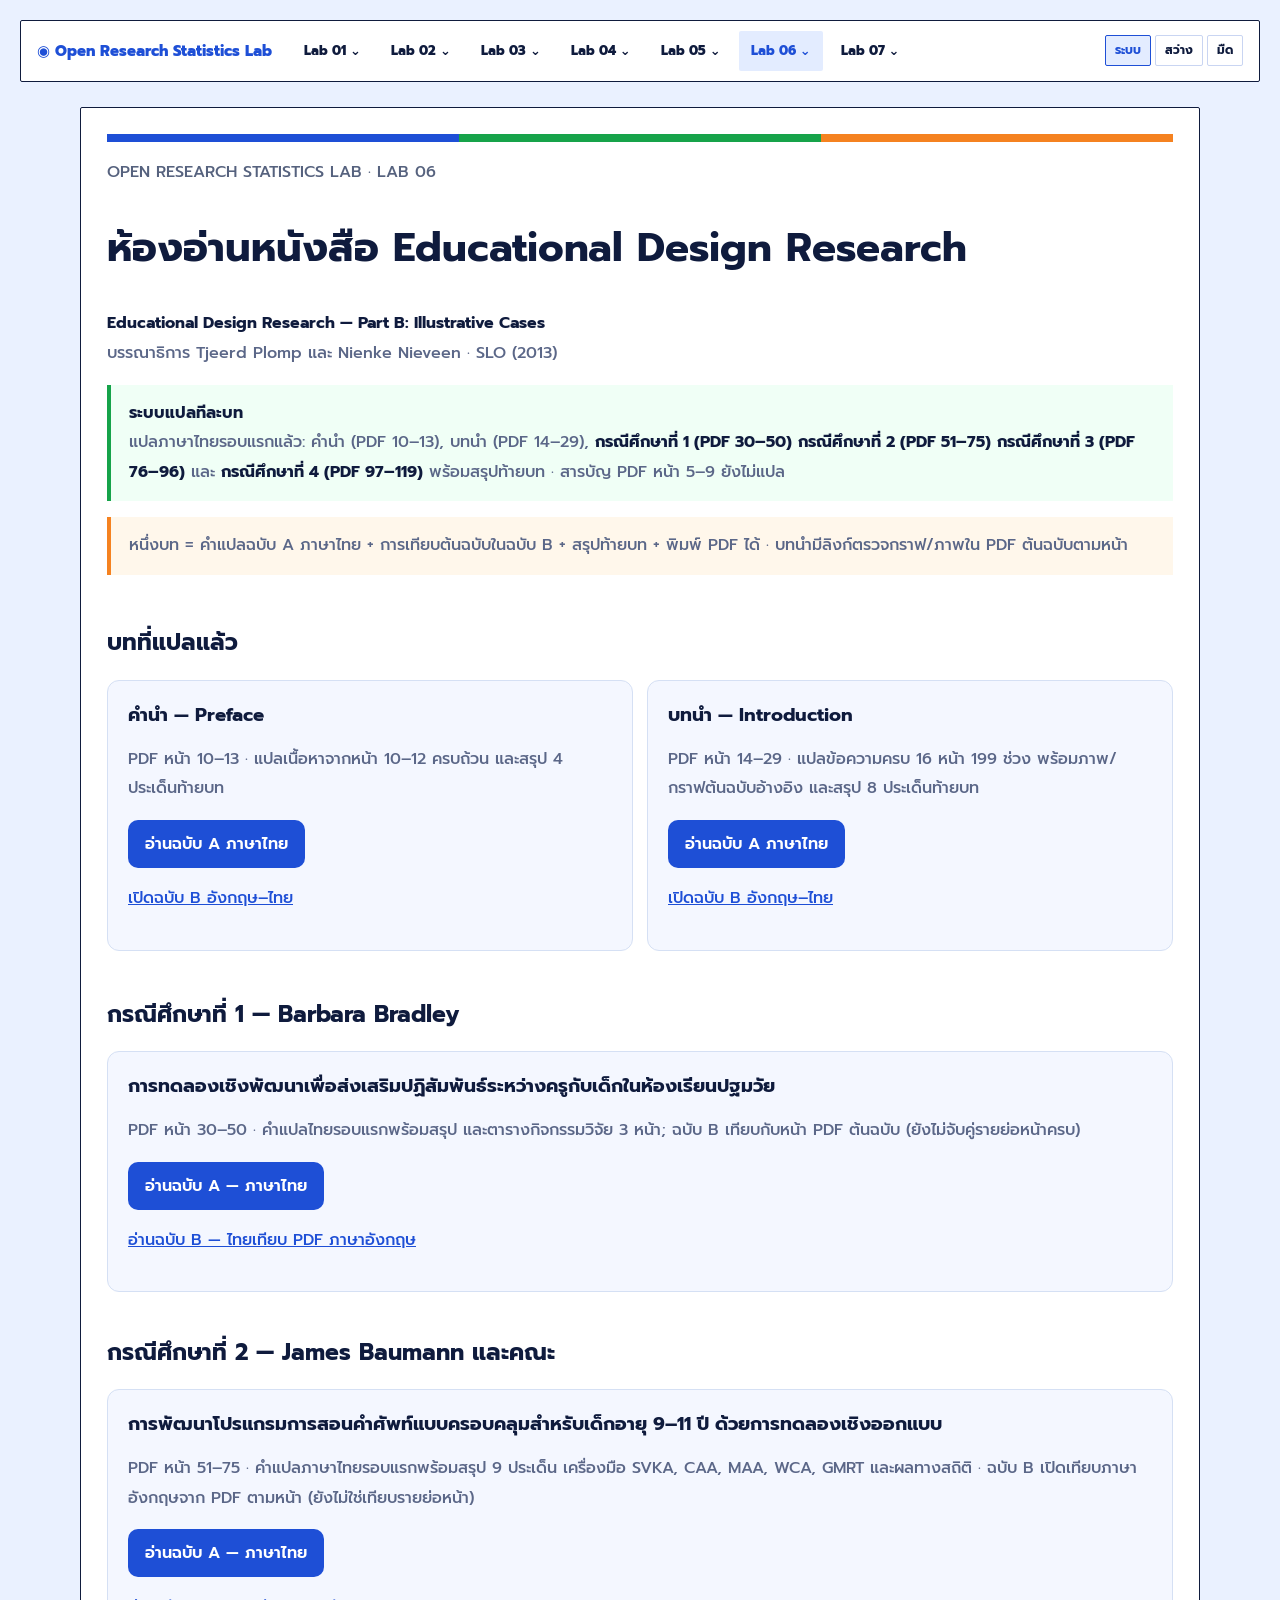
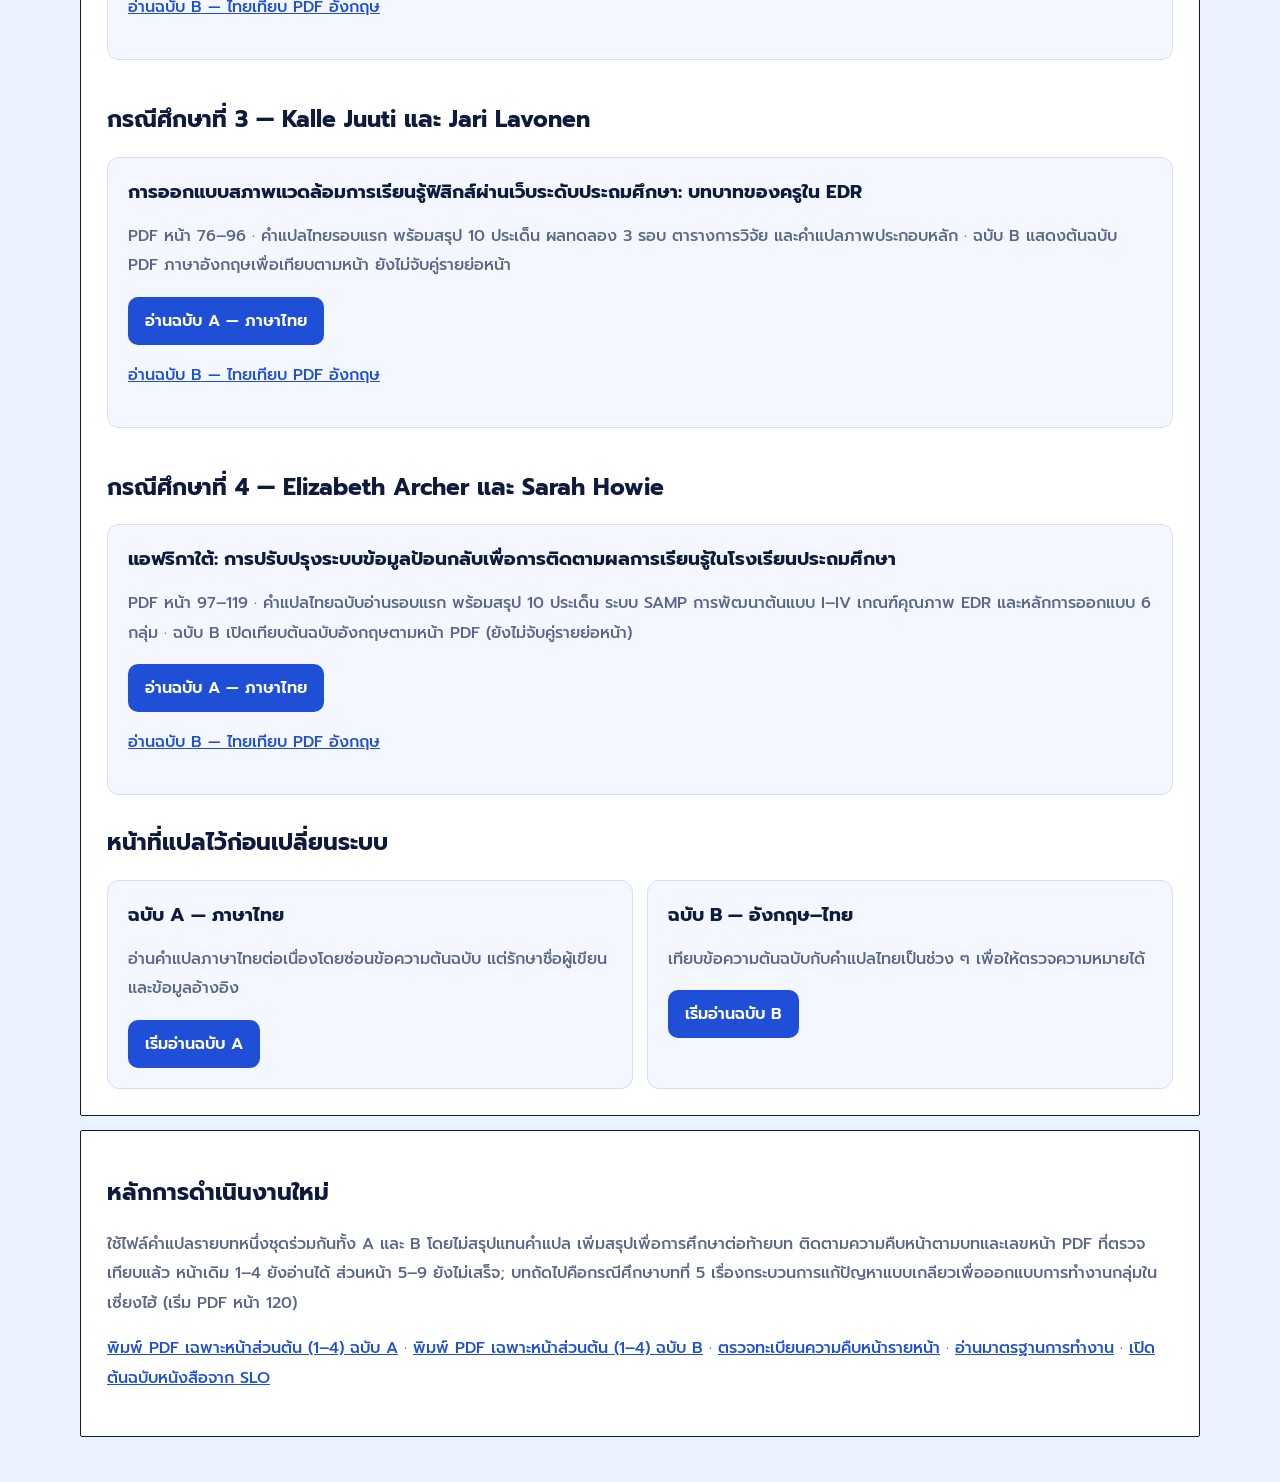
<file: lab06.html>
<!doctype html><html lang="th"><head><meta charset="utf-8"><meta name="viewport" content="width=device-width,initial-scale=1"><meta name="description" content="อ่านหนังสือ Educational Design Research ฉบับแปลภาษาไทย และภาษาอังกฤษ–ไทยเทียบเคียงรายหน้า"><title>Lab 06 · ห้องอ่าน Educational Design Research</title><link rel="stylesheet" href="shared-nav.css"><link rel="stylesheet" href="kpa-window-theme.css"><link href="https://fonts.googleapis.com/css2?family=Prompt:wght@400;500;600;700&display=swap" rel="stylesheet"><style>*{box-sizing:border-box}body{margin:0;padding:20px;background:#eaf1ff;color:#0f1b3d;font-family:Prompt,"Noto Sans Thai",sans-serif}main{max-width:1120px;margin:25px auto}.panel{padding:26px;background:#fff;border:2px solid #0f1b3d;border-radius:16px;margin:14px 0}.stripe{height:8px;background:linear-gradient(to right,#1e4fd6 0 33%,#16a34a 33% 67%,#f58220 67%)}h1{font-size:clamp(26px,4vw,40px);line-height:1.4}h2{font-size:23px}p{line-height:1.85}.muted{color:#56627e}.cols{display:grid;grid-template-columns:repeat(2,minmax(0,1fr));gap:14px}.choice{background:#f4f7ff;border:1px solid #d5e0f4;padding:20px;border-radius:12px}.choice h3{margin:0 0 8px}.button{display:inline-block;text-decoration:none;background:#1e4fd6;border-radius:10px;color:white;padding:12px 17px;font-weight:600}.status{border-left:4px solid #16a34a;background:#f0fff6;padding:14px 18px}.note{border-left:4px solid #f58220;background:#fff7eb;padding:14px 18px}a{color:#1e4fd6}.choice a{color:#1e4fd6}.choice a.button{color:white}@media(max-width:650px){.cols{grid-template-columns:1fr}}</style></head><body><main><section class="panel"><div class="stripe"></div><p class="muted">OPEN RESEARCH STATISTICS LAB · LAB 06</p><h1>ห้องอ่านหนังสือ Educational Design Research</h1><p><strong>Educational Design Research — Part B: Illustrative Cases</strong><br>บรรณาธิการ Tjeerd Plomp และ Nienke Nieveen · SLO (2013)</p><p class="status"><strong>ระบบแปลทีละบท</strong><br>แปลภาษาไทยรอบแรกแล้ว: คำนำ (PDF 10–13), บทนำ (PDF 14–29), <strong>กรณีศึกษาที่ 1 (PDF 30–50)</strong> <strong>กรณีศึกษาที่ 2 (PDF 51–75)</strong> <strong>กรณีศึกษาที่ 3 (PDF 76–96)</strong> และ <strong>กรณีศึกษาที่ 4 (PDF 97–119)</strong> พร้อมสรุปท้ายบท · สารบัญ PDF หน้า 5–9 ยังไม่แปล</p><p class="note">หนึ่งบท = คำแปลฉบับ A ภาษาไทย + การเทียบต้นฉบับในฉบับ B + สรุปท้ายบท + พิมพ์ PDF ได้ · บทนำมีลิงก์ตรวจกราฟ/ภาพใน PDF ต้นฉบับตามหน้า</p><section style="padding:16px 0"><h2>บทที่แปลแล้ว</h2><div class="cols"><div class="choice"><h3>คำนำ — Preface</h3><p>PDF หน้า 10–13 · แปลเนื้อหาจากหน้า 10–12 ครบถ้วน และสรุป 4 ประเด็นท้ายบท</p><a class="button" href="lab06/chapter.html?id=preface&view=a">อ่านฉบับ A ภาษาไทย</a><p><a href="lab06/chapter.html?id=preface&view=b">เปิดฉบับ B อังกฤษ–ไทย</a></p></div><div class="choice"><h3>บทนำ — Introduction</h3><p>PDF หน้า 14–29 · แปลข้อความครบ 16 หน้า 199 ช่วง พร้อมภาพ/กราฟต้นฉบับอ้างอิง และสรุป 8 ประเด็นท้ายบท</p><a class="button" href="lab06/chapter.html?id=introduction&view=a">อ่านฉบับ A ภาษาไทย</a><p><a href="lab06/chapter.html?id=introduction&view=b">เปิดฉบับ B อังกฤษ–ไทย</a></p></div></div></section><section style="padding:12px 0"><h2>กรณีศึกษาที่ 1 — Barbara Bradley</h2><div class="choice"><h3>การทดลองเชิงพัฒนาเพื่อส่งเสริมปฏิสัมพันธ์ระหว่างครูกับเด็กในห้องเรียนปฐมวัย</h3><p>PDF หน้า 30–50 · คำแปลไทยรอบแรกพร้อมสรุป และตารางกิจกรรมวิจัย 3 หน้า; ฉบับ B เทียบกับหน้า PDF ต้นฉบับ (ยังไม่จับคู่รายย่อหน้าครบ)</p><a class="button" href="lab06/chapter.html?id=chapter-01&view=a">อ่านฉบับ A — ภาษาไทย</a><p><a href="lab06/chapter.html?id=chapter-01&view=b">อ่านฉบับ B — ไทยเทียบ PDF ภาษาอังกฤษ</a></p></div></section><section style="padding:12px 0"><h2>กรณีศึกษาที่ 2 — James Baumann และคณะ</h2><div class="choice"><h3>การพัฒนาโปรแกรมการสอนคำศัพท์แบบครอบคลุมสำหรับเด็กอายุ 9–11 ปี ด้วยการทดลองเชิงออกแบบ</h3><p>PDF หน้า 51–75 · คำแปลภาษาไทยรอบแรกพร้อมสรุป 9 ประเด็น เครื่องมือ SVKA, CAA, MAA, WCA, GMRT และผลทางสถิติ · ฉบับ B เปิดเทียบภาษาอังกฤษจาก PDF ตามหน้า (ยังไม่ใช่เทียบรายย่อหน้า)</p><a class="button" href="lab06/chapter.html?id=chapter-02&view=a">อ่านฉบับ A — ภาษาไทย</a><p><a href="lab06/chapter.html?id=chapter-02&view=b">อ่านฉบับ B — ไทยเทียบ PDF อังกฤษ</a></p></div></section><section style="padding:12px 0"><h2>กรณีศึกษาที่ 3 — Kalle Juuti และ Jari Lavonen</h2><div class="choice"><h3>การออกแบบสภาพแวดล้อมการเรียนรู้ฟิสิกส์ผ่านเว็บระดับประถมศึกษา: บทบาทของครูใน EDR</h3><p>PDF หน้า 76–96 · คำแปลไทยรอบแรก พร้อมสรุป 10 ประเด็น ผลทดลอง 3 รอบ ตารางการวิจัย และคำแปลภาพประกอบหลัก · ฉบับ B แสดงต้นฉบับ PDF ภาษาอังกฤษเพื่อเทียบตามหน้า ยังไม่จับคู่รายย่อหน้า</p><a class="button" href="lab06/chapter.html?id=chapter-03&view=a">อ่านฉบับ A — ภาษาไทย</a><p><a href="lab06/chapter.html?id=chapter-03&view=b">อ่านฉบับ B — ไทยเทียบ PDF อังกฤษ</a></p></div></section><section style="padding:12px 0"><h2>กรณีศึกษาที่ 4 — Elizabeth Archer และ Sarah Howie</h2><div class="choice"><h3>แอฟริกาใต้: การปรับปรุงระบบข้อมูลป้อนกลับเพื่อการติดตามผลการเรียนรู้ในโรงเรียนประถมศึกษา</h3><p>PDF หน้า 97–119 · คำแปลไทยฉบับอ่านรอบแรก พร้อมสรุป 10 ประเด็น ระบบ SAMP การพัฒนาต้นแบบ I–IV เกณฑ์คุณภาพ EDR และหลักการออกแบบ 6 กลุ่ม · ฉบับ B เปิดเทียบต้นฉบับอังกฤษตามหน้า PDF (ยังไม่จับคู่รายย่อหน้า)</p><a class="button" href="lab06/chapter.html?id=chapter-04&view=a">อ่านฉบับ A — ภาษาไทย</a><p><a href="lab06/chapter.html?id=chapter-04&view=b">อ่านฉบับ B — ไทยเทียบ PDF อังกฤษ</a></p></div></section><h2>หน้าที่แปลไว้ก่อนเปลี่ยนระบบ</h2><div class="cols"><div class="choice"><h3>ฉบับ A — ภาษาไทย</h3><p>อ่านคำแปลภาษาไทยต่อเนื่องโดยซ่อนข้อความต้นฉบับ แต่รักษาชื่อผู้เขียนและข้อมูลอ้างอิง</p><a class="button" href="lab06/reader.html?page=1&view=a">เริ่มอ่านฉบับ A</a></div><div class="choice"><h3>ฉบับ B — อังกฤษ–ไทย</h3><p>เทียบข้อความต้นฉบับกับคำแปลไทยเป็นช่วง ๆ เพื่อให้ตรวจความหมายได้</p><a class="button" href="lab06/reader.html?page=1&view=b">เริ่มอ่านฉบับ B</a></div></div></section><section class="panel"><h2>หลักการดำเนินงานใหม่</h2><p>ใช้ไฟล์คำแปลรายบทหนึ่งชุดร่วมกันทั้ง A และ B โดยไม่สรุปแทนคำแปล เพิ่มสรุปเพื่อการศึกษาต่อท้ายบท ติดตามความคืบหน้าตามบทและเลขหน้า PDF ที่ตรวจเทียบแล้ว หน้าเดิม 1–4 ยังอ่านได้ ส่วนหน้า 5–9 ยังไม่เสร็จ; บทถัดไปคือกรณีศึกษาบทที่ 5 เรื่องกระบวนการแก้ปัญหาแบบเกลียวเพื่อออกแบบการทำงานกลุ่มในเซี่ยงไฮ้ (เริ่ม PDF หน้า 120)</p><p><a href="lab06/print-all.html?view=a">พิมพ์ PDF เฉพาะหน้าส่วนต้น (1–4) ฉบับ A</a> · <a href="lab06/print-all.html?view=b">พิมพ์ PDF เฉพาะหน้าส่วนต้น (1–4) ฉบับ B</a> · <a href="lab06/manifest.json">ตรวจทะเบียนความคืบหน้ารายหน้า</a> · <a href="lab06/README.md">อ่านมาตรฐานการทำงาน</a> · <a href="https://www.slo.nl/publish/pages/8837/educational-design-research-b-total.pdf" target="_blank" rel="noopener">เปิดต้นฉบับหนังสือจาก SLO</a></p></section></main><script src="shared-nav.js"></script><script src="kpa-window-theme.js"></script></body></html>
</file>
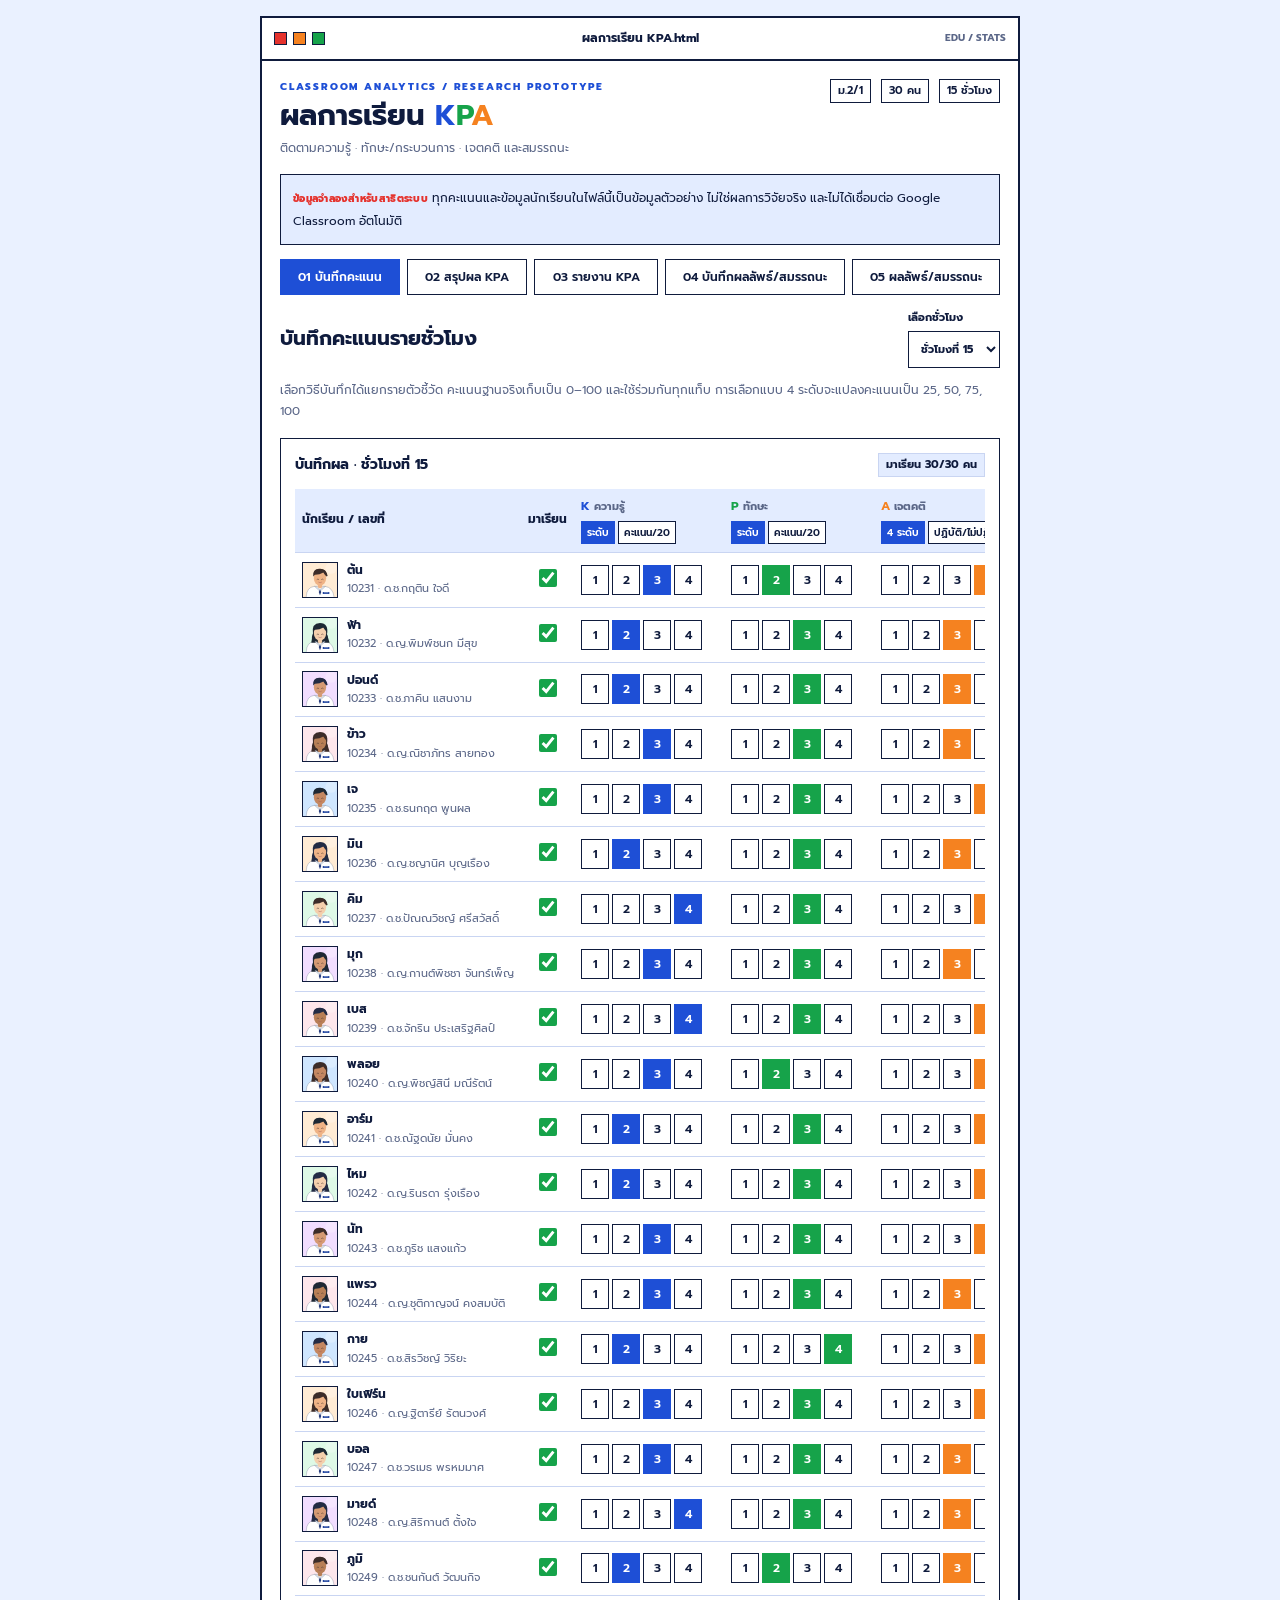
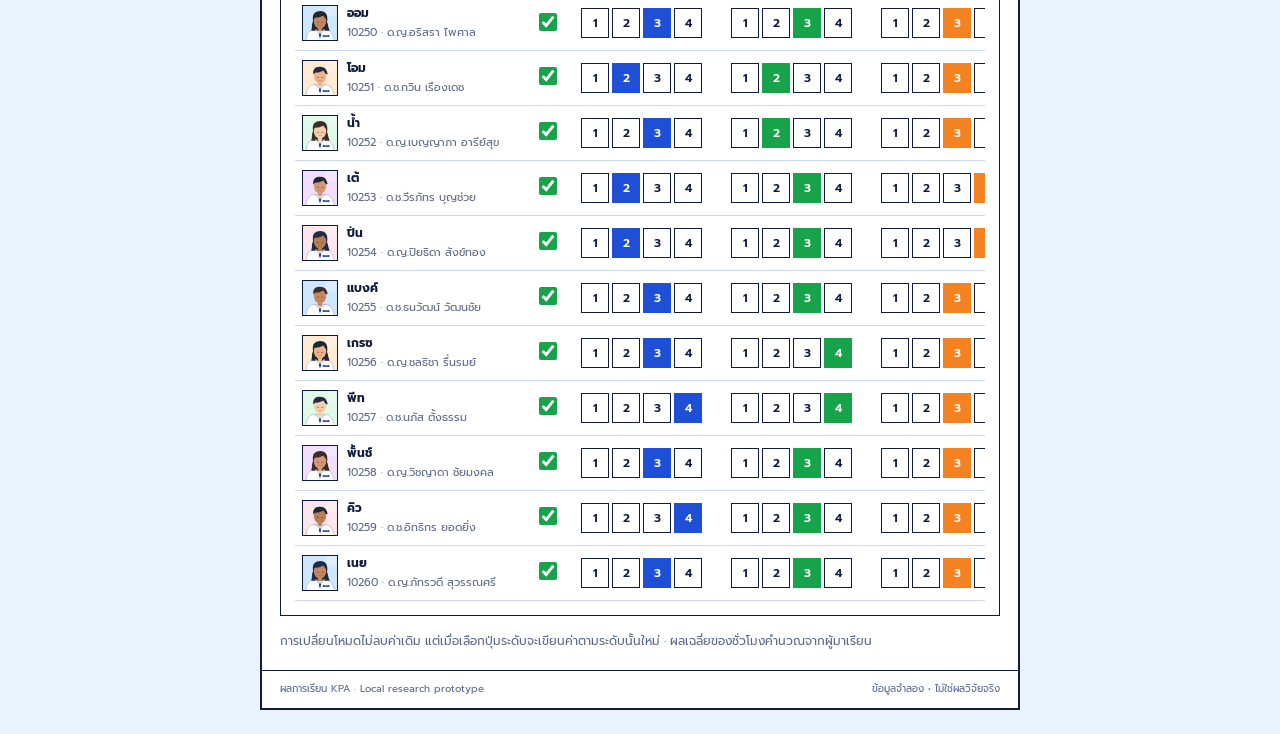
<file: lab07.html>
<!doctype html><html lang="th"><head><meta charset="utf-8"><meta name="viewport" content="width=device-width,initial-scale=1,viewport-fit=cover"><title>Lab 07 · ผลการเรียน KPA</title></head><body><main style="font:16px system-ui;max-width:760px;margin:3rem auto;padding:1rem">กำลังเปิด Lab 07 – ผลการเรียน KPA…</main><script>
/* Single-file deployment of original ผลการเรียน KPA.html, embedded as gzip. */
(async()=>{try{if(!('DecompressionStream' in window))throw Error('Browser does not support built-in gzip decompression');const b=atob(`H4sIAAAAAAAC/[base64]/XNG6k3HojiHXidcLB3bPnXldt0wvhjf2Qs8ZloOuM3RtyxClyn0vtLuTmeuviMZYtd3JcOJD9oE7cpWqh97hINR6jn8EUIReOHS3Hz/658ePPnv86K3Hj755/OjTx9/9Bv8++uvjR588fvRAe2n3qkmdu6fdcgPX8bsD7Qb8jL3xofacEww6E8fvbVVYZU9tDb3xkea7Q3tl6rvQ7tjtQt8Gvtu3VwZhOA1alUofwAnMw8nkcOg6Uy8wu5MRwHOJokHohF6XymldfxIEE9879Mai/fObq3SDoLbTd0be8Mze9Sejadg6Adz8l0a12m7CvzX4tw7/NqrVKz0vmA6dMzs4caYrDMIgPBu6wcB1Q0Q8vW0/1fInk3BeLncOWz9xnb7V77fL5S6gp/WTPj0DbK2fVPtWp96Dt2DSDyFj3e3Sx9Fx6ELOZmdtfWMD3v3jodv6SXez1+zX4PWl1k8st9HvrcHzLjyvOfWGA89XofLmRq1WxSJYgdus12pYf3/SPQ6Ur063C0SgVAO4Uls4GXihS6AunvovI7fnOUUYiL7rB2WVnFpIPvpc7WzVsWq1DdlZq2716o7or7vputRB1l+rW+s0elF/nW5nk6Bh/a03GmtrG6y/a/1NhppdTO9Z66K/fadGVVB/+/[base64]/pDycn5dPWwOv13PHiqc4xlB8Dj5oeh0bgDmHaGqF7GmLhOeHCGw+gcyHHFH9b8HK8BCsuy7HhaVlmE+AOJkOvpykY5oPnOz0PSDxjXJAQdd7CvHvsA4NoTScesEGfhqd84iJ2WjjNBcrXoSXLmp62cV6UBywDAMCraQ2w7/NUU0jWoqkWsAqnM3R788nU6XrhWctstHnz40lYdoaAOrfHc+85vueUYY4FgduDhcM/dlf2DTN0OoHGcphON/RmbrpRRutx2qM+C9SoH3hmASPxhfLMCzyAlOE9kSZGIZHMRiqRuAfgeuOee7of/[base64]/DhzYNXxmY9ijgg9g+dKY4xGzSEnaoanUOwzK9MEmyCeaiyf7QPaWyQDnioxZMnbEYjLpCAPgs+M05iOOra6zK1jgclLsDb9gr1nR1qvKlNy9zPZ6ZregLEykNhbh5iqIl8+Wsl9G8THSHQ28aeEGb1r0ytNZ1geuc+M50YXIRcC7pDak+NvQjJwjj+HvzOAi9/lmZl21RjbBChicuNI5Zylh5C//Exo4+gYzmhzQGNGKMSgVB4eq4MN0zt+NPTuZDN4TuEcQEm7kRH/GqmN+hDytlf+KPWsfTqet3ncCNkQJIa+3ElBlY86im7tAZTYs1GGWjadZmJ0Ztc3qqJxh+XcwoJIaqhpAOakoltWpqjWg0ZZk1KoTzf1BXCllr0UytQgbs02IqJAtkYjgEKBIZJqwUrmGOPJBIYgyAPgMTYF+Uui1EJpaaJ6ZJHMoNmN/[base64]/[base64]/R6AydaYDVsoe2AkWCdVLBMuAEJPYWY2VRhVo4MGKvvRgrXpeTZjmLVeYIaa0ZIgwDa4YUBL9AIaBDdlvQ6vEQkAHvQQKuVt/zg5DJWgkY1U/[base64]/UaFBF0kLeZqaGB2wb+S6rpr4WqWX0POm8CVo2mrlbZOZeqqcxtWPgo9mx2s6bcNicOTzkLW4olgB85t+D0PemCmANRV/EZxjXGUx1H1XlzI6ew+lVJlkT+nI2b+cNhVKgrGprzZjUR6+iRhRNGln2kKRClVAmlYbiyzSu//t5DPAiy/9LmIoD4/SgNbImQh/KSIqRYUM2rjF6EEgloTWaVIhLjfA/mvSAC5x4YXeQHoF6rqyJ86iRKC8F9jiCBEbrzMIEarw7c4dlVFjPaVCwJVlAtMDGqxbXvelVHb5arDGQD2cvXWhIXspBf6Ky3QtVtptZ2W6ysqsXquxqZmVXdRT3xo5/ljECVgIpZMgJvfEZMmlhF4Rhetob4U4YLICgO/[base64]/EvUn7ABuCCzhMMOiRLWoDQBlJifBUtK5iGQVswKh5dYdZk27nue7bIIykohWjDi7S2kTVKHGN8j4G+1JzBXbe53mHhAUcMFzmdJ5varFJVNmeZB1a4PGPC7fql2ox/NOk8ZIXnKDCDND3hUFTfSjSJlDEhJFYq1OWJBNwsnUU8RQlYn9EBQJO+h5Y9fFvT4YqUvajDLGY6lNFzDHeoYzJK2O4Nee13XCic+5ssKU1y/MlHHZhyWprFiqItzDijmMWagZxMy5opW7+y33vFnVzqkXzEHsnhy5LXU4WJJYgFle5LPn5xWvPQdET9+HTta0BqsAOdtcgTuyfF8C6v4E1Do/rlBnDrLKMzTaeLkEk5QbKAnmlRiErH2CgTuczhPk0o4ZUUfT+ZJ6fDmWii6cnGk068OTySUsrrUsiyttiJgjFxSvbgY/38hYFHhmjU30eEeQ8PuTbGF942LCIJNJEX/pKpppcLjLTKToNVE81edkHxF7CKSEr0WiLXPSYOJTaouuxkReviObjdK1Kt9AXavGt2C5HZwDGzdmr2fZk5lhtS52Ms4RydeFSJ7a1pir5M5IIxt0gDohTC2Vn9aXiU/VmPiECl56POobNB45HU+JRymCiivi5Y4DwlCruRnT5ZqbWSOJiSmfKphdx123Vx5NSDRgr/p81VhttTpuf+K7+OT0kccknZNQEYgUnzZti3pUzXgydpUvztgbORkfAJytCndb26pwZ0Wk1O2tkeONte7QCQJ0RRyvaF7PXnGm0xWNND1aAuyV890GV7bJCdL1RWWCkuEDSJ4ile2N88qZ4Mn3HLa3UAvZBjjpJ/+lAtXF6hRb6CsX9W5UqiCkAARJe+S5/HZl+/nnXtEq2u07V+/c5hVWGAZiwHHiYHgVL6ITbE2R/aA3gYjz+6L9//+u3ZiA5AEThPtqAjWHE/RgiWHu8aO3H3/328ePvnr86OHjR99Rte89fvQXeoDEd7Xvf/OJ9vi7d/D7d+89/u7vHj96Hx84CJ8/fvQtlfiaGn+PAIGUd+WQMNDhAclpe4ukVurxdAAAlel9RSPXGhouIIBu152G9goQ7KFbWV3RGDEkqO4ravNPj797+/GjLwmW+9T4d5j46AF9fSuBGkRg1/em4fZThePA1dC41w0L7acqq9ptd9gv880Vt0dIHAr31p5wbzW150+hN2NE7PE49EauNvQ6PkDmBi0NZ5aprVaegmqCUHvx56/cum1bTePlqzefv23vFWjE/tvjRx8Qih4UDEj5mJ4f4sN3v0PcIuhv0ad/peF9R8n8B3p+n9L/lXr4IXSPPv2RFWT1Uwpk+z3lfECl/o0S/0Sl/kD/fy5q+z00TV/fEvk/IGA+FhmwRcrwHkcrH2W1C7yex4++YJ8A6QJmKPIPNDxsVD6h9E9Ftk/p0zeiy9+JT++LXjwSGGPg/Z7AeCBgZs19mtWdf6CUD/gsYUTAP30u5g1g/o/xer5N4EGAwdD7dTz9K1HkC3r4RqDx8wg/2MpHBPbvxcB9I2D4K5VKDOWfqOwnNKbfKshhQ/w5Zf5HBQPvE/X/UdIGJT4Q1X4h2vpWIQlZ51eU/qEo/paAIQKJyt7H0dw3br9yS9IycoL3+Bcs8ZB68wUN19vU77foFQB5l9p8KND8DXXuQ8ZfBAV9RzmRqVDKR1TP78X8/Xcl87+JwfxCIOMLAuNbgY/3xCgR+ECSWAlMLwDj9wLBUMOfKf0LMYD/QDV/S7j8k6jqIdEvG6WviZQeKJ++Jkb4gObou4KoH1HiuxmQc4S8Sw9vEdv9nEq9Qyj6gur8SDT0rTJunwqK+LNoRQCDGd5FyDlUH9PXL6mqh4RqNu8/IGh/S63jwInKBSnhyH/L05HZf0zY+IYPR7wv9HpfTNCvEtMrRgNyHPmi8bmY/V9Q0+/S8vO7ODGoUL0fZxj/LhD+KfVOzmald0jIn7IMYnKwpekhfX1HENgn1OJ9eviWDZkA7BFnD/j/HyS9Afm/fP3aS4yPf0CtMfb3L/T8jaCsrwjA+wI0trx+w4caMfeeIB/JQBmLfyjSH/EFgDOOL8TAshX5kxjWEXkPxaB9KSphfPZDQXSMKD5XWDxVgoTwEbXyL5zKsLYHYty+Eqh6KKas7BRj0w8FkX7F5Aeq8+3oGecK9P0voi+ItIjB0UgKCD/ig8Pqx8xsjfl70fe/8u7gMxtqog4OD0OgxPAD7OB+my/D5AljF2eGY3R0e/umEw5MVBUcgz1642LHmOm6ERyPbMfedkwmgReLISTb22FpZlR1Y+Q6Y/[base64]/cLxjTF6DMNJ17qu9Mt8xq1dopTLUtDZ8KLXi0tUJpKqup62gEHDowBpVfVStGoaCzTFR33xlOBw7DtChRS5cQ0N96+Wd24Lo9wCVi7ZRetre3qxxNRejU/NQunpaqp2vP1Z5d33yhqd9jKL5r0wh6o+Nh8fRXxVMoZjV1w7p3qrfv/sq+W4o+3/1V8S58XteNNeveXTEGRZFuNXQdG9UrjdpmY3Ntvba5BhiWOAa97dC1i4xEr6KNyuz7k1FxzomrU3ZK1sIovmF4kMEpedC//vGYjMka321/DrTSoj7no08LNVFcETUgKjdnjYH0bVVrdavkGb4N+Cl6PZ2RlBO49vylVmOjVK+t+kXd2G01m6V6lZ6vttbWSrUGPi8o+2By7Ac2gV60DBJ3dWpxwJE96bxpz50QFJteCzW5BShPfhG/HGmTvrZXeAmm7C78u1rY16nEiTNzGdIDmJeDVXO9WfJWzeZ6qTiH3DA3IH/[base64]/bi0XXCbuDoqvPBcCvXLfnodNBVn3cabCfJvxgz1ugqE1dP5iMW2XLYJsQu/I9GExOrjJCJmdFniGWhKc7wxd5VVjgBlrjWzCfkPZhKtHPVTYTDHQ7oI8F2kYvwHfxdFU8LQxmp7npBgH0sVUosKG44/iAMD4gvG89t0+HQ+HFnk/D1vzIA8gKYQHGme05FYLuxHcLBplfWoVdx4OFrhwAzQ3dQAu10A0gN0DVbbF19E+K7swEhQ+jV1x0/0yL9wP6n+ngXyuiL1e6hdr0EQm973EJKWGzKKoVaN+/94+amlsHTEwu0KWfj13en2R3Lg5tspsCeC6UgED4/5KcFKsQ4JueCPhOzkG59po37E5OkXF7h2MYAuCgRwlwvxI6zH2Bu7e58M0NLx8Qcr6hlCWYQ8RdADAFcT8MuIuimQEaxynA2s2EFTnRE4JKel4EJ9OxmGj/TwThnznK4hnTgHUEYJ08wJ4/dbqwhHrjychzhgk4mL5zHx+4HsS03e9QlkXZ/T4JtRcB97efnQuuZArwt+8dcoZAclPLrDYNZxjCNDqZ8GmV8cEYHbesBqPq7HInS8t18z/XGTbzvhrTasvcwC5I+QZwWAykYHM79L3xISREIt/ela3tlcJ+5dDognQ9L1yBBe0K0EgbRIstfB6G+LiNj4f0uIKPvz6e4MtKYQVeflLfbBcWe919lAYU2Wp2eJXM/QgByUiHoAH+pNt31/p9qOgn/b7b6TXwCTjwprtGaVavx7/23DW3U9jfw7Xsp01YdIGKqILGxvqahVncfqe+wYo1un2nS1U1N531Oj51Ntb7zTWlggHwEKygVq91GtRuvVvr1jbxyXJrG/WGyFzfJ1nj0POHdmDCam/bNqz1lAjdsg+24K92OhrCikFn5FuVysnJiXlSNyf+YaVWrVYrkGNFwyADz05O7RU6r7RG/1Y0f4LmcW90mNwPYHbLj4kqPxdG2A+4rYxUzDzjLHpHaCzqwQq1wbYr+Qtu09orz8w7h4uVyvZW1/O7wAS6AJdVr61oIEut1BoAF/ysi9x4iB3+W9H40QJ7xaxtYOkpiF1az165aTWpS7+w1jXLamjNOvxUtRtWtUEPv7AaFjxApsaapoDxE6qVbSzD21p93droiISy6IPZhLaemeMQ7BxEbTbWtfWG9ov6plZrahtVrQYvVq2m1aAJq66tr0P78MUCmG5AJvx9Peo/UgBi4KClVrmhrVnaLxpNrbapra9ptXWosrqJVVvWGn6DLsFvQ7uxuak1oMH1TewsdB2K3sCnRlYbCzYogOR16Dvgb7O5IoaopowQYR5zRXUgqdNIMYchNlQbVTZS6zWWv7YJv/Beb2QUlL1rVrW1GvRuA/u1UcM+/gIxVduA3ln0bXNDaza0zTUNUPCL9abWXNealtZsZnQqqndtDZH964ZWbmgbQNw3N9ZjCaIsWvaV0W7W6m59IznaIKvLJNws7jpTe4Uk+1ibMPKbMFIw7AAstLdp5bTi1JvrzXQrF2mjyYh3CAQFBAB/y/BTBmRpZQv+NumnbEXI+YlbBUYV7+Oatb6ZouhYM9AHpNMb0CWrDrSK780a/K7Re1R7rVF31rtYVlDTZp2oyaqvSXKqW8qErzLysKIq6o01pxprHgjZalS1AdKhhFuZlxHK8iZhnSbhxobWqNHMu9HEGQjUBAS3WUUCWtt4XbuJNIZ5rRolW4hDzG1Vm/[base64]/mQyuu3irpt9ZG9nWyDIxMaapVZ1aRIKqOTP+3bxyDgZTAAe+LtV3YlqLR7prexaIzB5F/agLKzK+k4sIQ42aWqyeX48h1mwOAJmWZY10VtnOLx9PBo5wCehbm5bceyY+cTsD53wJsAI+OANFEU/eTelEUHj1sfI/AQ0d5UCTNjF7mDidd3AIL8IQA1/Z5akvZkx3IfEgy3mFML3bdnLikaHnpgLMlL/[base64]/HZSNijDJ/5k0k8+FYo99pey0tUHVvsNa0UgP/IxKZCgywjEi5bIxdE+5o4P0F3EOEfSHZq1ixZCgfq9XNWr6QW4OWPb4fhBTwXCv4qHqqpDvqcFcOFcE1tPHlRMQk0fdyvneFYSZv5Ce/Kmi9H0j9mM/UFD+EYeTjcwjwn5c3Y7wnW42W+amPaAHpID+C2bj0vlfSSslCxDumj7IqpD23JAOvqKNOG6MWOIqIiZGvs+IQjFRLUI3RnDeF1uADBBmA/lK+xlF9NKiOStMFB/QGD/gm7VElWyUD+QKih5u9t5eoWqJfS+5d/z/[base64]/6Ld27esOViUiKklfZYNc+PQ//MYM98eeZvL02dW2Qe5u/X0ccp4C8/Pw67k5Eb7O+xHu0XY/YGlBuuARCgXavjQyMRebW5wx5wF5wSn4lt+beyeRs7M5AYzvPLJXVzNoAIHOA+WzI62JpMqQtsiUfpF4YR/sKYQVex7E6BgeP2aJC3s5tm5tfv3sOyMIqs1sTQsnqAW1Of4qMcTg6BHdwEwRnEOJKVyNYOkqJtg6i0A7OdG9oLjaQpjWYWO4omtqr/H2JOkV9GJWJOWZ9hmrWUFrLq57bXpFW6UqviHJVjrixAyhlFYXhBt/yUKyZjrX+kcUvyF0DnEU0dwoaU58KYPEfDjBlw/CA7S4ARzZPnYGSpPtx9E1JdmDchBeuVQ0X6ybOUFWRug8KHGYQ6o+uE7uEERN6CixOtoEwG1WlUHEFcipbYEBAe4I+U11nQMpO2zFYU8m7oYsM+h6kJGGYKqp6ZC8AXZaZ9IcfDFkSOI/[base64]/f6jVUHjnm0i5UzNaWPqjkNNT07B0QEbGKk/Ls7qE8l2bBGTnCHxxF3UZhAhd2mvb55ZWhMBMvQPqgDVOXfH5XN6aJvS25JK9jNErMvNb1PZbChxSbH+fi/nc3+6+loL9H4QXbCSh850mJgkqCoJW/f43fwC6VCV4Jv7Tphbf8nqoeNAKFUYRLbW48qx0l7uIfaSl1msCjgH9JyqS2oNUoaw1Da1ZNbR1+AVotyrT9PDGR5yOYCGL2M4T2JmufI4cw1krsu+4oogHlki3xY4nTAbRPMg2k/[base64]/6VeBizDL0t/MjvK6LGZ9z1h9l7uCM4Oi8zzk8WGX6sQlhqkkvXn4SP/MMcXv4bYhHSe0g0FlksE6UeRC7BuOh8yWBlfJmsI1jjb+P9kw4rmYz7HTLKMe/6PxBY3wh+Tw4b2TyJ0yETMxLiOJtVz8KUORlMDG4iLzB/sxzVRsYVWibyJpGbu7XOJc943eFYai0MpIW9Us6QcXHXwbbL1mJF5azi8Pg6LRzKkTnlMGUTv33/4ZccO7iMfqg4638pzIrv0rQXQmsev7pwJ5Spm+oG2o+SfE2TYZ5+AIdTJdgsVpfkc5xjXUyhY0zJGXfd59zQ8YZFdDA0BkyrG9vnb6gxGSHTusBN7qpyAs2V2UJDhhzVhMPU8VZhAkuMn2WpQ8hoccQH9FD9+8jtL1LRMqYQ82ElA/PSbAuVULCNg0vIVGNFTNKKTJcYQ9IqCISoTPxU5yPD92zTqvXscHc4CWkiD2AG0LlVRI/0/yTnT0yRTqAGBZxn9k0KjSRcYV+z1zZqxot2ba1q3LAbVeMWHhi8Y9eqxrP4emoP7O0bpSK67a8WXyvfKN/SK0UyvEGKcWbP7O07JQwpU55BhhfLd8rP6hWLHc/Xpugpa+8xR5+YF88z89fQBvLiYokfj1Qb/oWflOLHLlTuH2Or2kvarnZVE3scjH8+0PL2XXClVPCyQxvi5NVA0Y9Q22aL5cG+9Bufkd941QBJHgR5kOOhq/v6nDpqTo+DQfEAb/5wtVMLSfEG9O+0hk+vlW/B8xmlnhVnOKvPasqLEH94UAn0M0CxQU0nxKyg8wJUXN5YkAMDq6DUgDcmZoy7g4lvr8BkFRYbTIfp3V5cFspmVQWTvQk/hygwQ9rpKHJDkREv7JU1rSE7dcrbKjeiTkD15Sa8SubNnDCYJ4PaWrqbCf9DULGiTidsxTCOzzvdAZ0QiKEjguu0ONAFWC+WrWYSsyOv18NjwqmR2Wb2YtGy1y8q1KXHWhNeKKy1cjE1s/RKTcBwZyE9VJ6ZpzIuIp8VBBem30IgjQ7jQ7N0xluY+qYDsqIL87hQLtjNEHSDDfqMJKfiuWZy9DHR0Td/2QELPEuELAkdKXCjwxsfu8wbkLlSJPwFOAuBjhcKbfZNjl9xxg6UQJUzWBzIv4EtLW0sUbKLHiRX791j5fa8srXP8+0UbsK0vlHQS6dFr2TpyiGeEkBawvkUS9MK2LHY+Aknnmfm+LTIdqCK6WqJSVKPeVHhwivcqHK9qwC/l0GCAq3iqYgEh51eMC84yX4YQcjVBKSUkrXTbNUXkS/RbAv9b6KZWGiluydmKkWVy/LdYkSySMyNXP4Js0PApEsmlUhk3OqO5FQv0hSIw8MDI2SwpabWzPaaTDHMZey4eKP0Gk7LWsQ4ajl8Y/si+12ci3CPLek3w+CRbirxjYzp4Bao3EwsyJboeZialTzFj2S5WXIakhNRJLelJB3BQ2JxFdN2ihbwiZmYgYpGh1JSoYVS0AzFHyH8AJkslUdj+55FvrkQbSyA8MOUm33DmR3akQdTUX7R20nT7HJba3K/Pc/VJvJieWn3KtlYM6TDPJkkRQeKWUFqJajGRd1YpKDWMHZXwnLM4klmaB7DQ6lyBDtS6WhFbnxzr9ei43p0YAuY50KqJFik8MQO1yRuy7LvUP53hJweaWYp6Tves0Pyl8p0oiLwbt955bnnX76j7d76+QvXbzwPjV67cfX2be3nrz5/69Xrz78mZOytQT1ulaRwq1VWi2JgUYHm3iQP85TKDMVhUM8whWATBzH3EqZX0xnlhDYnnZ1ilkxNsU+pEGjcbemgVci1jEbqSE5hgSICM6amsfNubBuWkeMiy7a7lgpTx4W2lNVHRFCJ1NJIC0p5y3HTXJZ9hQ9M2vYURfVHtCPbAf7AGM+y6pkucl/bwqVifIjuvLjriIWJZ7HUmMErx/iFwbCWc2BH5cDRPDcoQqZNvpPCw9Ixg6HXdYtVo6nrugEt5GQo0/ee1++rBz4xf5mqVZhh3MgB4CY5PI9czMPLxaUctjkHMh4u4rG9uPievdRM2QIR23Fl6+o5Zm9miP0xzdvJgaLdPkEkcaQCKjMphm6ywCKI6G0bxKXv/wkWN/j7Pwqo7hLqnU5QxO8wlZMbk9SnBHZ2ZOCO+xgjohWzZxQWqmosSE5MnYw19JztptiiV98WkH3O/di46fFiq1++uyPywAyDyQXcghh6pKFjkd5nwshOAVvqy5RvJVooWEhjYrfchqKuoum9qimzx6W3qqrS4ojNMa3KJ6wRX+CSmKzcUGGWLWXs13AbNne4pD1Pvqb+IWUO+VjxRWQ2K2moXr7pm7Mzx2Im5+/M5W4WsPo8ySSikJ3xWbtV8dQNq5i9Mb8ORfOnGoTX5V/4NjR1GTR+sb8nrERxk0BieyZnJjwzT1k5+WRk56zlZspiqbGdNj+u7l4tsnWGnc80cFYZIJYEBt2qheQCeq0xRj2EzHKFPDu8vA6C+0/LEY7p4CxLBhmLKyLIMwpBycgjb1ZI7sDKWytiG7CgKsJj5HhHu6GDi+4FIhKorM/3ACGJ3rty76n75LtNyZ6TgLWFhPNlFEoGqeNLQuYjE6kK8QcZpZyDo7MTGwV+LQXfiv9KTLUHghu+K1IwWt3/3cLtBI3VI7QXFGQwMAIf70WMZvre4bHPiIbTC7CoGKVchDikXKqQxRNSRIJbLv5PwG4Mo3jyGUPt0fkbph8i4S0LF9LLP9KyJ4WA2IkegzyBevHEfWa5Gk5Ozt0WuXIl3mIwGbnYXOLY0VazmtpB2RsYpmn2DGhmH20q4kDW4Yv2MOCnj4aB7AP0MZN/p/vEQ4S4jj88s7G+4p5l1Iy60TCa+yhjhq5ItgyrZlh1w2oYVjPq9g0UQy/mO3IeAmI+gVlokMzW4j7x/yQOLnwrNDQWRusB0U92oAC5cSA/[base64]/CiZ0mKhgHyzoglHIt1/bFQEdPceSrxIF07qmZERIltx506PstXy5YVci0oKZiOnqJkqEsG4xzB/1SLnZaauTfEeE+1TAbIiANl+byqf+ZOeeoi8SmMU+uXM5JD7eZ791jO81aPKpLLp3qBzFbs4hLfcMLQr6yDsT2PEY0wmc1ftFWVZ5Nbe2pFlo1U87Bg6RCGtP135KxDfnE5q+SSUdGrQuc80hqpUIny/DnFG7D5MOZo0+pEbxXYp4p0eUM/ARonmVOMXu9pDzvKs9XVZUGJLXjjji5fJALDCuZsCo+M386JpnsFLKQUSSKwQCuwkuhENnncjXElA2O33izoqh8wk0yIfksYlffpBXKfF06XVVsqDLcXZSUmCQJ4N5+9WdFsgcFiuNErYqOE7WmQWHrXizXqwaoy7bVJDlochz+KJ4PzD/5vRzP4oT/AwY7P99bAT+d2Qh1uThDZw19lQLVobavtwHw2E5c0jOBtubq65HLAG2Rc5+ByF9gsdyFAYMtsA3Ii/kuJKFaAgR1pVnFjin9kpDlfj7ftaGWvYPYYNuFCeVBbNIesU1aCrt3aluNaslbtdaqxsBmFLXn7SdgUYcg8hTonpbrm2J/kfIOIs+A9Q3VD2CgbNsqMybmftE9jddVXs9zdFBdMPAakbiPRp2/[base64]/R0ek83Zko+D98rQHqJXaejjIXeKl2TBua1gsyRnZeSweejhtXj/fv+1cNfUDIZPfzzXDFwxhBC+DGt80csJEUmhJnevWf5UxlQm4d1kMaVDQXmprPEPMe/pz+LQrP3Hb7ENIvNqOW2tlSHReyVtMaeHKanLRi7l6tZm/[base64]/OqWrgGku7VcwB+KLWo+jEYOz8RVv7T2g7g/5XoPc5LI5dInCfxeH4TsR5waSLsqtzB1FbajxLGOTOYX5pMKkIN3/ExRYp1aDAgFEyeu7pz/tFVQSJZ9H1/YUwmSzLtdAPsiYN2wFtsh3QaPWuXYynX3hGRDqmChQXEYT+d0FDYWJeyqOxETNlZ2TlKSg5AWJcKm+JFstrDJxkdOJ/lls4fIk+j+iiPdUlO6tqOBPh83fcsQ8SW5kBpi4LIfOJ2Dj/5IJhcBKnUzB6d+YRedwuxm+2XU0EmRHJ8SgzKesSIvQrcRZZeHlUlgQyzj7bzwC0lgFoZQNopQDMCgJMNP2toAwuY1eIut+hjO/K1FQkAApiO+md2SpWDi7pmHL+yXeOSBWPMBGWYjLHL2WJAbCWsP8lj82nzc3F53Ri2udEpl4Sqjx1PPBDBRV/1bJCAMggzapUG18j1V4hx6ilTqfzo9sXPqK9xKzJTl1vL+tlhXArM+ajK5ExC+Hs8+XPJccP1maesC5yv0td0gE7+hs/4CvCWrAoFlZGfIsl4SqWYSlx0I+HuXKDkN1rJw4iMl9Nxw/REdhVAlkEJryTKfVvAHb+mD0B2JMgjMMNCTHAmQtm0m2QZSxTP0lXkrEbW+pRBnZcUM0LWUsF5rKhpqu+ntjqkx6BjvlpE0N7ILRqeWMTP/YrwsvdHrhuiFEgZZw5xrFSPOdzsfGZWnNjm3kfCab+oQzAkbKAoDtG2tdYpcgYKyO/jKKIrcfuaPhOkSyUOsijnCST2lpV10QIQpL5yAlkeRMxgno3OpuNkMMi9bnOeiM37SU4TD79TChi8mh1tl8VL8Jv/bovhNxPUhHp5O1k7wuw35XqNkE9ZZZPx3cdchpkF2uQy1U6hlbO8F1giVsy61Y0ilY/mAxBhoqObkdj8stwCavBj7lV/3JMw/nLcPOXodVgb7VfhhvwVqM5ynu+fc6pX4YUZDWZEyKhbQu5gtiyglO8Afg4ENsr4i22pjMGBAJI7H6Te/fYxWxfC1tAPAJkBkTJISroixyBQO4myi3f+yS4ZI5zbvTIFFNQY04qMjf/enU6DbTbZJrUkjv50TVmHwjS+Vi5+e4bmkdfi+gLf8JpnUZNbkxMNWiPTtTP3bR+BEHv/EsqLiWe5kl98aBtyKsa5wh7iRIk56kuLjH84r50jbJ8LPw33uehb+uUjDdb4ltDvhG+P1EUvYfICWWMJcnLcsWHZYqEfml5Lx3lpsFi8FxeDjx/SGNCI3c8l0GXmCHtyYS8/8jgM4lIMh0/dyfb60WMJSPSjDiPIqLgobnEMwJTuUOrED0XeDCXLR4DJuVOFiNUce1hRKOUIi9ezaZMugQkanJ/cXl56SBjzycn6lmGyo4O4dmERFHPQPME0Q7bXsSNDZVV7WV2zgMvWZ4ch3SJlnbDGXfvTgJtODksHzqjkWNo3hj7B+qsq3Xc0NGKN4B27uqGNp74Iyh87bkXDM2lW3l6HswmzAgPoe/ByoX3ZCl3Nd+4Zu+Zm8p/G9XNzbqxtr5mNmvV+tqGVbM2NpqWUbZqzU3Tqm/WrLX1Wq1RrW0Y6+uWWa/VG7WN9fX1tWbdqkM2KLlmNau1TWutZjWqzU3DqpnN6nq9Ua+tb6xtrG1Wm0YZatporlvVzWZtrbleq1o1Y9Pc3GjU1zab6xtVC/5aa255zbCgbHMNitabVmOzbmHquhrQFxDzM8RL8S4d9L67ZTZFQEUyu8F3Zn/bva6X4yl41R7/tHpX18uyKqt8V2/fLdtWm12deOPaXjXybvAg3du6cU14hHqlkn5awkzefqV4F+8oxGyhfbe0bjYFMZnNVdl6bVVAVIL8eN+d/BTq5bAk305jDlA42t0+XpZonAp/kJtX/6u9Vq0az+/etmtu2WoYL+zevP6ybbnlOo+G8WunYzuljvFrZwq/FvyObKdsGV3bMnq2VYbvq6cV+IqhA6KjQvoW1aT3bPptQ9ZKj91/aPckMkaAjNGWDWC0R4AHFna2ZtdWR4bj2KPVYqc80qH6YhGaLY1q+mrRwR8d6ys5zmpveatdylXpxnJ1Ra5uDLbBqt1b7bah3TI2Ak1B10q8eYc1Dt38WzVPrtx4EougQGDwJV4/ppQtfQuGS++AZHokb2AcxA2Oh8/CYBdP6fJWpOvTLbsa3YOKCdu2JRIscdkEv47RPZ0WJTHD0Cuk7SjPHb3krCq0VurIN2taLJ9GPgH26RbUY+GNraVOqabvdMLVGDVWnJZVjhI7ALcFFVQ6gvxZXFSoykAfwNixFeBXxdDo9amfvb7SUZg9GLsheUNEqIsM4VZ1p9pi03RmwxQTiOv1K/CvFK6GOtRcqRkwyaTrNirkVnnWmsXA2N19oTj1Jx0BCT4rsJSvj+miwbM2/6bgP/[base64]/hMEeYoEyQBu1crsQe04rus4iHyFA+oSBBcxAP6hnPxSjU9AQBBHY/kuG47bv7h1p6anZ+UdN4BhMkbHQJbs5mF+Z51Nd9aJAFw94cszYq42Pd0I7KBHv6493gmUQR/jHc89fhIYt8OqxhijOTGmOSqPjtnCiZ0Zb9X0EEjbHQauBu8BmushhfJuV3dEP1uUAGxA9rzFC/G8IGSxq2eh4fG2XduJ+E3LZC6TUxta27Fa2DnbLhwCXw5dvwDTEwqJ1CHo6oUdTOCrN7olwatBuSjsDlZ/5QpBeuUKNf40Ag2rbqLiougF8C493kBR9Ic+Md4BinSIYiGHHxmVVaYxAcaG/eDZPOrHXtWo7rcIip09qo0heL/F3sqiutXAZV9KSopwh56PjZERGJilz3IZoTFt8St+iVyMLnAn3hADmx6rLUmDLT4ChmhgEVvknPHRbbrBEqhlLr3PesrdQLOnCZcZVwTJO8XnMwN4QEsyg5luYMWt6gIysSvC2e3SDn4ud/AvF9A8t2ezK2xDDAO0t59gqrQryoU8BuCbGJ+GM+g31e9XrkQAQOrem/vUGj179KwD8wYhWn+zVGILwh3Ptd8se0Q48Lxt6XOCCP2f2ggQc8XEbzAzZXwj22sfbb3ZPgJmT7Uf7ZvYX7vold4kntn27DcFU8drhwLsXY+6GEP/Cb9F9LndIlbAr3kMT7yua1OCOCupHNz38dp2A83weLE75YXpC/PHPdFeGE6ccK1Bl3gXIQsA0+5NQXDmYvTxNIQlTqKY+W2iozCrJro62cac7QCYYjsol5lUMN0L9vU5/pRYwf2STYntxQKzl2yW3F6waO/O0AUZdJWqTpzcUm4Z700NHssIyKjlwWyatmYVKo3Uw+kQrxEzp9tVPQt7nE3mccjkANgxojfGtkJDxl3Xn1wDPIeSq5bHxquEasrG4aH7s2YADw0QvWGtODDH9ni1OEYyaBgzNO+OYTB50iqoHfSp1ijT6Hn8NoQQug8L72pYDqHchrx+K/AOR44dsW+FbYu6uYT4uk15d4qvAg/XK/QCrJ50UGBaMIPHW034+zQi4sqVqJ8wuw1VNYUFQyFL6ZWg9LG1ByNVhXGyFvuceVvtp3AOXblC7TEyxkDGhDi19tiAzrbsV0s4JTke2SgDEn3yJ15edtt+tZxRtp1m9VRbnMUjbC25hFiGsp7gJwYA3cYqFj/oG+GU9a3bTbViNuNNlCGh+Or26Bi/vLoFv5hS1Y27XZsGqdzt8nHKgNkqS4mjm1ie1A+xLogPZckHIQt1Qq4nrwJ9SsoxXk+uJn5rvCMLv64n5QYa3BixsGklickYuT2ousV+SADB/sV4Ht1SvHvzheKRMTamxFqOtqr37h1tj+HPTy1ar1Uta2orKUe0vlkt+cVSv4zpS65YjFMvkoiPYm/jMr6XjiJlbKqXMFWPKWTT+BW91Jk76IZ3ir2B7vZcfuDYDY6HKD2h4OSxyyYO3ULEY4/sU1hF7DEtIyx3yU4gp71A8lOKVLHI6fIiMWGT5UqJllTo2nWCmvgmjcNYwTSIMNY+P9UrtCJSeas6j1RTNTqQFl+uN6sJFQg1X1wPQR+NoQqVIcLHNhei9A5pQjTdHKYUQcOi/ILU7/GP1/RQbdqJmmZQLKC7smmOjyGGXN1PDz4uPjT4VdvcyF6EUIEec7zOKW/LMkDDmMKc6notQjWUx6SO0/[base64]/1XPXYOxe333W54A3eAQQ4i54tCr2CA6DH0ggGTjQXZqwJ2B4XBwKYCNhbZ2TPRxGKYG6BlmJZh1uFtH6/EsZ0tlhuoB1QD+Wbto8Il3mr7O7VWXTDPIgdgZ68wduHp0OsM8d6oYOQM8W4p5PDHI3gYOj5MY2iyIAKXvcujgUeY4cgUew3ofSRuuPpGRGb+jGFIXG+HLqGFfR1vYYnNuf6IacUzXYS+TGjbhe/f+7jQ5t/K6Y//SN95L+mkUvzO9dAJn3NCp4iX3/K1vn9o88vs9zB134iCDQLBubaU0n10EwEinGAMBCUR3nkArkRqmZfAzQT1W7R5AuXsLr+raBoW7t2TLyeFHayyJRK6kIDlpDRUBsBNkAVb2FIqFVGkVCy4E1svWtz0APXDbMMSNL/[base64]/6BYTPKCD5DKQ2vVIcePgrIpMbMB8DzCBtpLMs4FBxhgw25i5WeRRzOgU5q7BP/DDmHTQUsK7MDp/0NG/kzJ+4elXdx35PXDOEjt5aqMXuUmVePvxk1QfRfVvMPRtvYWL7nA+Fkwg/[base64]/BagBm1a7FQ0IlozyIYdKgnoYr3+SU9HXw7fhKaQMKKSuvGjVLTeK282ZQh4O+UNpdHpccLtEPNZufjiLOzripHkuPn8Zlq3h9OIBWZGgqzyaR9lbTV2PQzPX5oeuMy4enVE/WZ9b+mRrC+ROT7EB2Ven3CAuOyFKDzf37N8ELrRDFaMRY58a0Rpqzo1qq1gS1xQFGjQCo0QsDfhenp4f2XRteZsituXi2kl0G86qLeFMug1cRlcCNaBmGJDuxGDVeJ/2pTQ3v0V9gCrX1zdu+eBQxwLL5XKakqBPI90zSZ/RXr0tnZ7SKZN1Hd6w+dwxYzeIsesFdQ0iKFlmyyVD3jznTUyVbutWTkAqgwZ2WEBZZDBJmeAT4M6gCt42UCQGD80egcd4/c0ObyPrvfsM0SzWkJumOS+0ESodSKrvOM2AFmHye+N3Wdo2idp708C4OTsUbEDsGM9DY2BcU1BgjVD11f89fReLSYB8I9Ut7ypHpD8ntzON3g8bZ/FdHs/k44R2Wvso8f/RupKg8o8+9o0eU9lzEgvDAKAjEgJFcQaZGYUY9NyCjow42St0ooK5nNvNgPPK4sswhTWvJeCDUehMeGLx7Jv6CGycc7deQKFxUwN5ots1GPrnrgPjmloiDiHCpkY53D1jnzNW4YGEBfsvVUcjLK/2VY/blXnfDKzlnaFD55I8aEa9VFNr+luAqAB6OaFf+CQxCvJhUIJb9iwHJOxSoXb1xmgVhC/tqL37/9Gxl8XJ4KXBYVgMEpmXTt0nz/[base64]/duP67RexwPMvSw9u/[base64]/8DWRQeCCy00nnP9zGnw17U0kHmObicW6kt5WBaF00yIgx+6IDOwNDIIjH1XOVUmzOCSXGccZ9ibgdVQSUfl3jGInCHKEL8aGAkcHcRMLLvsZ/Q+qIxROG98jsFBiu/[base64]/jjoDClg/x7JNUb+JtS+sSclGGPJjhfmIxOcsXy/[base64]/hSgzRb7L0ZXbxMKOZ7yzfw5ataPYv7HqDcIJuMeOuuGF+w6QCixDUWD2IYLRGCLz0i9yVAK6uHBVJSKAr+IJzsAAMselyoKDK1ozE8bi01p499BHTJ6N+oi/[base64]/QGx2f9+IWFHpoB3FwOIqAHKiqN9VPLusWgIjVOEllrSJqgnsJspemwzc8fe/[base64]/3Ey8NsRHsZvjsy4LOESQYXygfPdpbDRZ92Q/KqI6Or1F3p8dxT3RnF85XrBqiT2qzLZRKkeK7WcjwIbPn8VYdyWBbm4L7T7D0mSYnEuP0vovs/MmRyxwBn+N5oqOAj3o8C5l58YH8dp4FLzZMmUeEsJH6YE3uWmrtQVhv9HzqFiTm9+GC0/If0uEQX+trTdfsodK2vCVW1KT2UWcTwAdQVDdJFWIVRNACCHTnWty1blnjZ0HX/sjQ8xHjskuhrZWAOt4/[base64]/RgJoPxUdtFKtKyfCunJyKeuK4J7yiu6vhAQqDdofsVg92qu5dpgsC4rv9m3VAft8u0dMzVZdtQ8usitFdXB6I/ljeWsi549h4ICuXta00VNeXo0eX8+0Z/jyMrvPaXn6o4gWHYU3jRszACDVHEEnzIRN4lXx8Lp+KVOEtERAAR9NGXTCbafwPEXueW4XlLCXWUAfFhHALGQbIaLeU8AuFrTtjySsSL16uZL/qix8UdKlYq9z5V+1KXPhE/jiOPTGxxgTQxMIhxbuiWL3Kt+/95EYwrYWhSFD3sIRIUMYSfcErfgcRdAcq3jxRg4/kYsM02MLe9Q+PPqcBQWFRVvGD7+fZWiMeVQRLPJ44UI1+3KqFIYJ3AMhW19ygqZbWCJmSkVxiV6uzuLChULSJSTwhFq/[base64]/k8tlNjk+o5uiactFDtOykGF4ee+MXYURbU39SQmy/xS4lRPYXRJs4ChcsoMHmbYLqE0Gd6X2uDIthFk8cZ/JCUuNAmI58H4gJxpU56F0kbANQmaR1KQkcZUPF3QKbjE6wgRY3A9kOZCeu34WTuDgbcVQGrBSnR4C3IKk7AfQpOT+/anQg5jMaOgBkjAJ8NOmCTKp9NUmury+j05SE7cfpNU/8FawY1kOEecr2ybVjVHwVgsRvbBXGccGoEbHlGNCBOZ58NdaK48kYV1gVLS2hAkWiOZPDhe/ihfY4n8Xzbp4zLLLKhGaArjDoEKqrW50ZURyVSMwf01bsE0i1TJDrcEBa2sWE7t9+JkVpYy9lhk/KvadSks1wJlLkXtpQOzhf1TpQRWVVAk6qDHFAUTb2zVMuzeJRa6MeCbyVX1UrKAEbygikPya24aCCpD6HSbgVd2khO2fzTo5b/GIDGYWckX7kdiZoikTa03Mv/YniIidGsa0pw8Lv7MnwBMtUDWnHz9auDSfTqet//5s/7LoO3s90/k5f/i6hEGOzJa+lG0oXd2L78UWz/1SAZctunK31sgwrFzG+LJfL4gzmshKZRNSl7OWCumOXSp8bFltx0/[base64]/LGxEmdCA3PPSdKfSC3M7iXlc7B7GzKCy8e0TdylVZke/Hl1xrYHo2v9hBLCy5DlltTeyv/TZ2ZVz8wkl5a9kSZy3u3yX8z/KoKYOJ6O2LHr2Jbk/DDqmwfq3c1fWB5B3kt5B3z1iuaMeMhZGVNrKz5Nqt0NIqV/XndlVVMm3iii4QoNVGFBOLv7Z784XCYsmAxa4BZYCJ2+W+e1usVcrVIRfwU0QyyD7qFD/1EENzEk9XrjwtBXvVdWnKbwBN3kUiTXLZ6mi0DP+d4KJZlKqML2EeoXugMFl1xcaFl6IykroRVJTOxZRQctmFeSqPj4Ba4HWjuwLIU7kznHSPVuh+DnoXDsuJwPvwhd/6IG7PVI3R7JYGpQC7coFlwdt347fHpa9zYK2a4eQVZEjXnMAtJq7qeGaePIGzUC/8E77E5BiLLrIKW8KcpJHAb8ZhKmiHIyburoxw30bltSjCL8QuKqDbnSkyTCfrA4snY3eYwzWLnjgrO3sev3k5oShZXDe5xI2e2RfMpG4jy9+hT6l2qo8ibiokFv3PWQQgpi69fPELQPf2ljpRnX/Pdfx6ayN+n/[base64]/B2gFN7OGKO6VwMYGjXcpi2e6gk5GBR3mOkJ2QCe1c0+uDHHcCZcG0D4wDCP5LZBfDvQB9wrMAz25iqEbg1jEfD9jtVJjmXVxFy+wE6cDPXsbiqqBtEBa8kQQrR+wpL2t3AJ3rn6cPW9xsTp/RUrd/5SRVstIq2ekNWhVQ4SkVi7fV9YuegGGznB6HlPP7t1/LqaecevWha4PXs6YLzL25/stRuOh8O0n5MY4cgtliyibMYtckhvm2DhzrEAMf5qi43xG5cVn9ZptRkL8wJ2hFQQXfYCc71pqJ8cZ4W2bcZxIjjdweoLXZHA51qkkn6NUnRk9gLtNXbqFWGNgaU4oGmZdIn+qLKAvzLfYYcGfM5dEeZs0na5nFxM3KSr2D75fOjs2wrn3Szcz75cm+NSLm/nB+MSVzf+85LbI3Aujm5kXRj+davLpZW1mXriVcQE0rmOBzWraozNoLE7B9IQFK8BYojJcQd49YE9265c6mLgZPznGO1jxylHBlfjFcp+KuD8PWnTrqGL/fU/YtKV1JCEXfSompmrs/1qYHBBAdHFlhokv+HE9xYuVroLLA4mmMgMpioyQHO3MvbRzoCUvlB+BVRZyr7JTUPgVv4I1wtCSi7oF/0u6gyRc65mhj7m3P0IcKwW+ECzwG9GXL+jhESFW9StRpEJ8/pJw/[base64]/[base64]/FH0+n1np/Bww2oEzsOmYZe96hguDxKX8d2TYYqszucBMiDC0yOKVDY7Kc7TGKcZuTbI5GKDMTlweTY32dFpvocJMsuOs+8CKl2aWpixgCKUl5MbB9PIc39Gb4X5T0OgFfWVbT38jIsCgG03Xnato/HFNTC7VETGKqgRJ/abAkpCvUIKqJSIAc1UsUwEcvh75KCzayCTV6wmVdwRDGtIDM+BHssYd/umTNnmFcGxsc/+xneaxtvkt1OJLSNvZKac78dmIjzYA/awoeytQ+tHbln+wgi3ZK7WssFExiB45/Fm1MbYt/[base64]/keMdiI8fUihiY4DbWI5JfqGCbykLQlWYwmgWEZL/78lVu39UvRsUMjmD807HvG9GMfFF48cLtHbi4tkEieZipj3hcWjqQY75GOAX6rRg1mtgoSVbWfy3MUB4nxajOXKeBifx1HPAsopY4LwRcHUFaNME1hIPbt/GkPq+xttg2aBoQ8dGN5WOAYm6p1RsZk2IsHUtqj9H1+LSzLbNsFZxgWduLAt7K7RMumKDY6LuizNDJmxtJoiDh5C3gl1EWyNVqEPrXVaRVbVfGu3n+4M2uZG+xmJbUQeXFguRkPOgb/Wma1mcgUojOACNIVxeGiOExKkMaZDjUBcttZyLVn7C4gx18qA9EOe6HEwlnxfl/DpVi1dp1vijG83qmtFjcphPTP+zySJOsftHrlCuTctqsijmXojqYRdF3qKwewWAAxEkQkzALVAVd68c7NG3ZK++2dov4Lf2t6mzWi5KbCfc8PRLevDbxhL8qgiFLID6UZMM40BbD5eGT5y53JKZcDQ37DSFvcABDYnHrNYDr0wmLll/7OL8cVvvGBJkX318r9ixSceNJnRZXrN/Fd1LD3q2p509wvVeRdiM9OJkPX4Zc+MbIkcJRrDLdqOvf3ZhevAubwFutErm27fuWK3LAJJiOX7dh46K1CF1tW93VYW3DYRS6YRr3rOOwZWdsOe7T22x32VNtnN5hp8YahTI3X6/66VBLlqrKcJcrJXkAFjKiIuLYSO27p60kdPZ3W0ZUVBWrZRxeLNFNxUpyU5cVbfVKZOyIzjTD0ZbGAScUo5SbMZeeQnOQfCLchZnH4Rtiv+TbAPz1+9PlBxJgVU3VMJ2BrArHi3Ll+jErgWZmW3QJGB3Z6+bmZnoJ5GEWPSVLHv8r0CmaHu8NJWJSCKq4cjjK/bKrmFqRFeQx16YceLZaIIbTr6PqTGXJAlEWkWPh0dL8fvxCT8l5c73qa8qvTdAC6F6Zl6F+QfwAtxiCPq22DpI7G5SsEDCU3Wmvti0l37ajEBUQzmPtu1G18C65cib/j/MEu48u9ewnR0x4fD4cCDyKXiYFMcVH3w+A1LxwgiwOCrRRgojigvANeyaLGTKV/EJtcn3FPR7SLvfP40b+QQe13whvv40IkWbAz0yAz++x6WmjzFr0WGQ3B7JyMhxMgUbwhgXNggoHyX8cnyEopsZwkkzjjmRPkLizsMwDDHkwWFZ6/8Pj41hq/thlp8zQUXwFh11hKsVCjmHJ4+4d0qmHgUH0Ge2bVQb5TW/1Kt4bolZoRnIl0llN8aPOGzZ7vnLDeUjaoCMpQs+wPSncALP5j++FIvQLccILhKl+5dUOM35tT97BgmBsNXbmqbC9OEags06uNVbVBh54PJ11neDuc+AgoTI3rsLAWC0dT5w3K+EahhAzfwPxA+l0n7A6Krg9zpLKq3XRHE/+MjR0M+cjxxoF2HKD1SHOBtLWTgYu3q1Hlmhdo5Bvo9tDluQ+kiTadRcQA+ZAHfte+HfogbhY5ubDzI5hDJji9q4FAAFJ1bGax4KOFAl5a8NQJLF6TE/ONN17avfrGnedv37HneBO5gXdeGRQQwVAvCTPERYqGvLnL4HcOGswhEwq3+K2rBsczQmJwYc2Q18S9ct1gnVugyyTv5VNbFeZUsr1V6Ux6Zxj9PBwNt5/6X8081QnaKwEA`);const bytes=Uint8Array.from(b,c=>c.charCodeAt(0));const stream=new Blob([bytes]).stream().pipeThrough(new DecompressionStream('gzip'));const source=await new Response(stream).text();const parsed=new DOMParser().parseFromString(source,'text/html');const scripts=[...parsed.querySelectorAll('script')].map(s=>({text:s.textContent,attrs:[...s.attributes].map(a=>[a.name,a.value])}));parsed.querySelectorAll('script').forEach(s=>s.remove());document.open();document.write('<!doctype html>'+parsed.documentElement.outerHTML);document.close();for(const item of scripts){const script=document.createElement('script');for(const [k,v] of item.attrs)script.setAttribute(k,v);script.textContent=item.text;document.body.appendChild(script)}}catch(e){document.body.textContent='เปิด Lab 07 ไม่สำเร็จ: '+String(e)+'. โปรดใช้ Chrome, Edge หรือ Firefox รุ่นใหม่';console.error(e)}})();
</script></body></html>
</file>
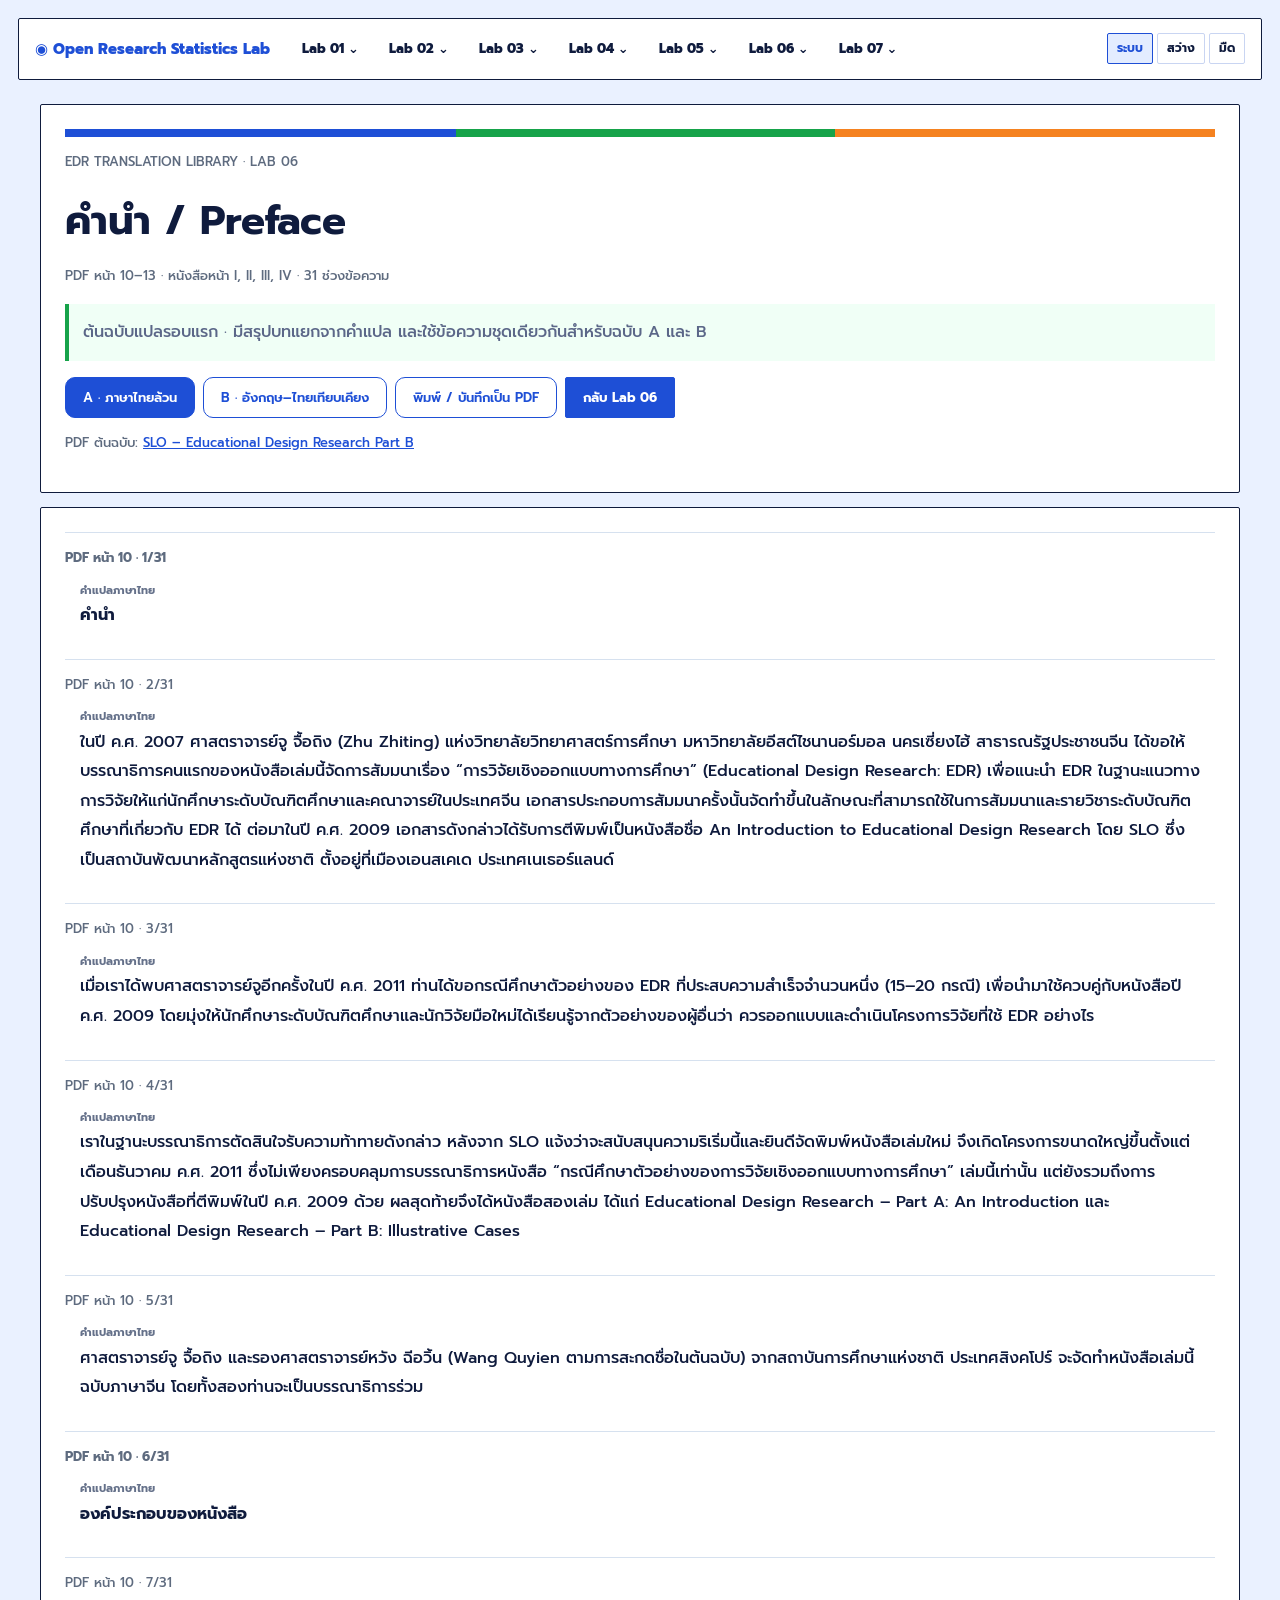
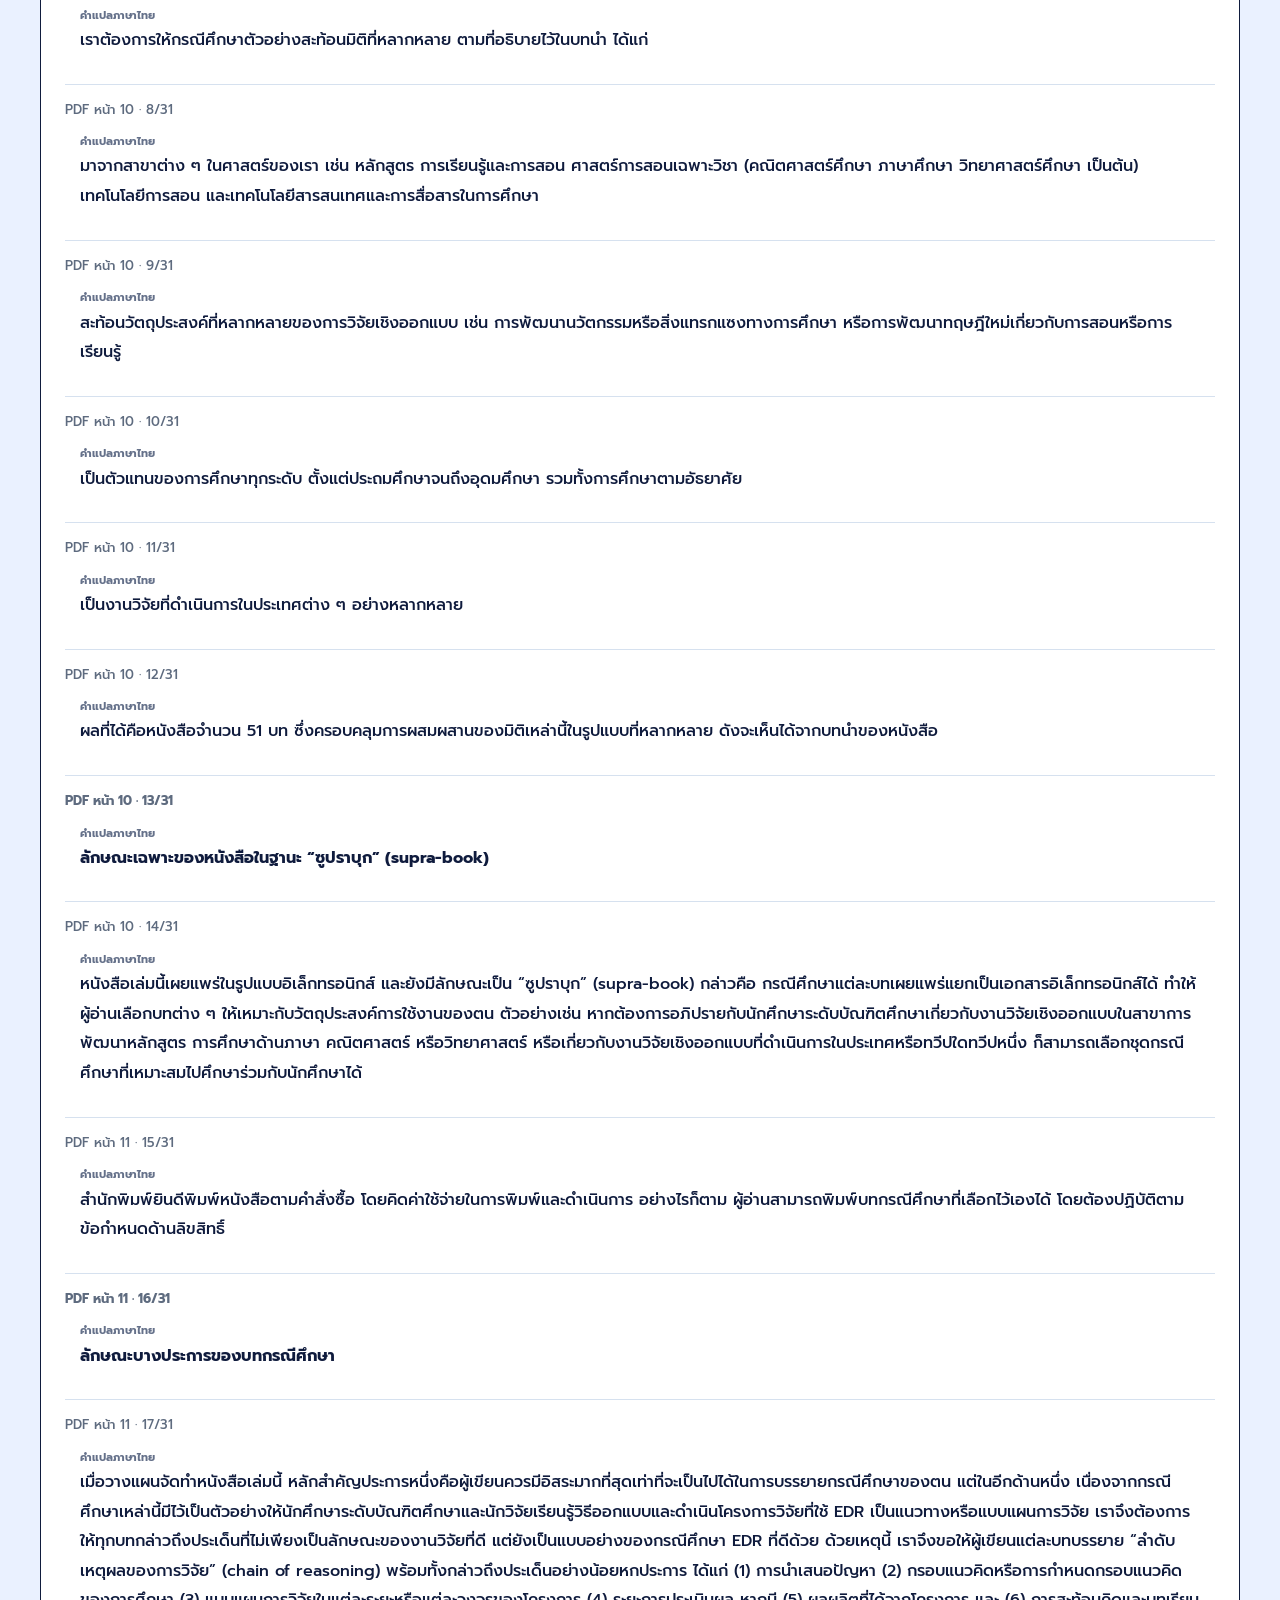
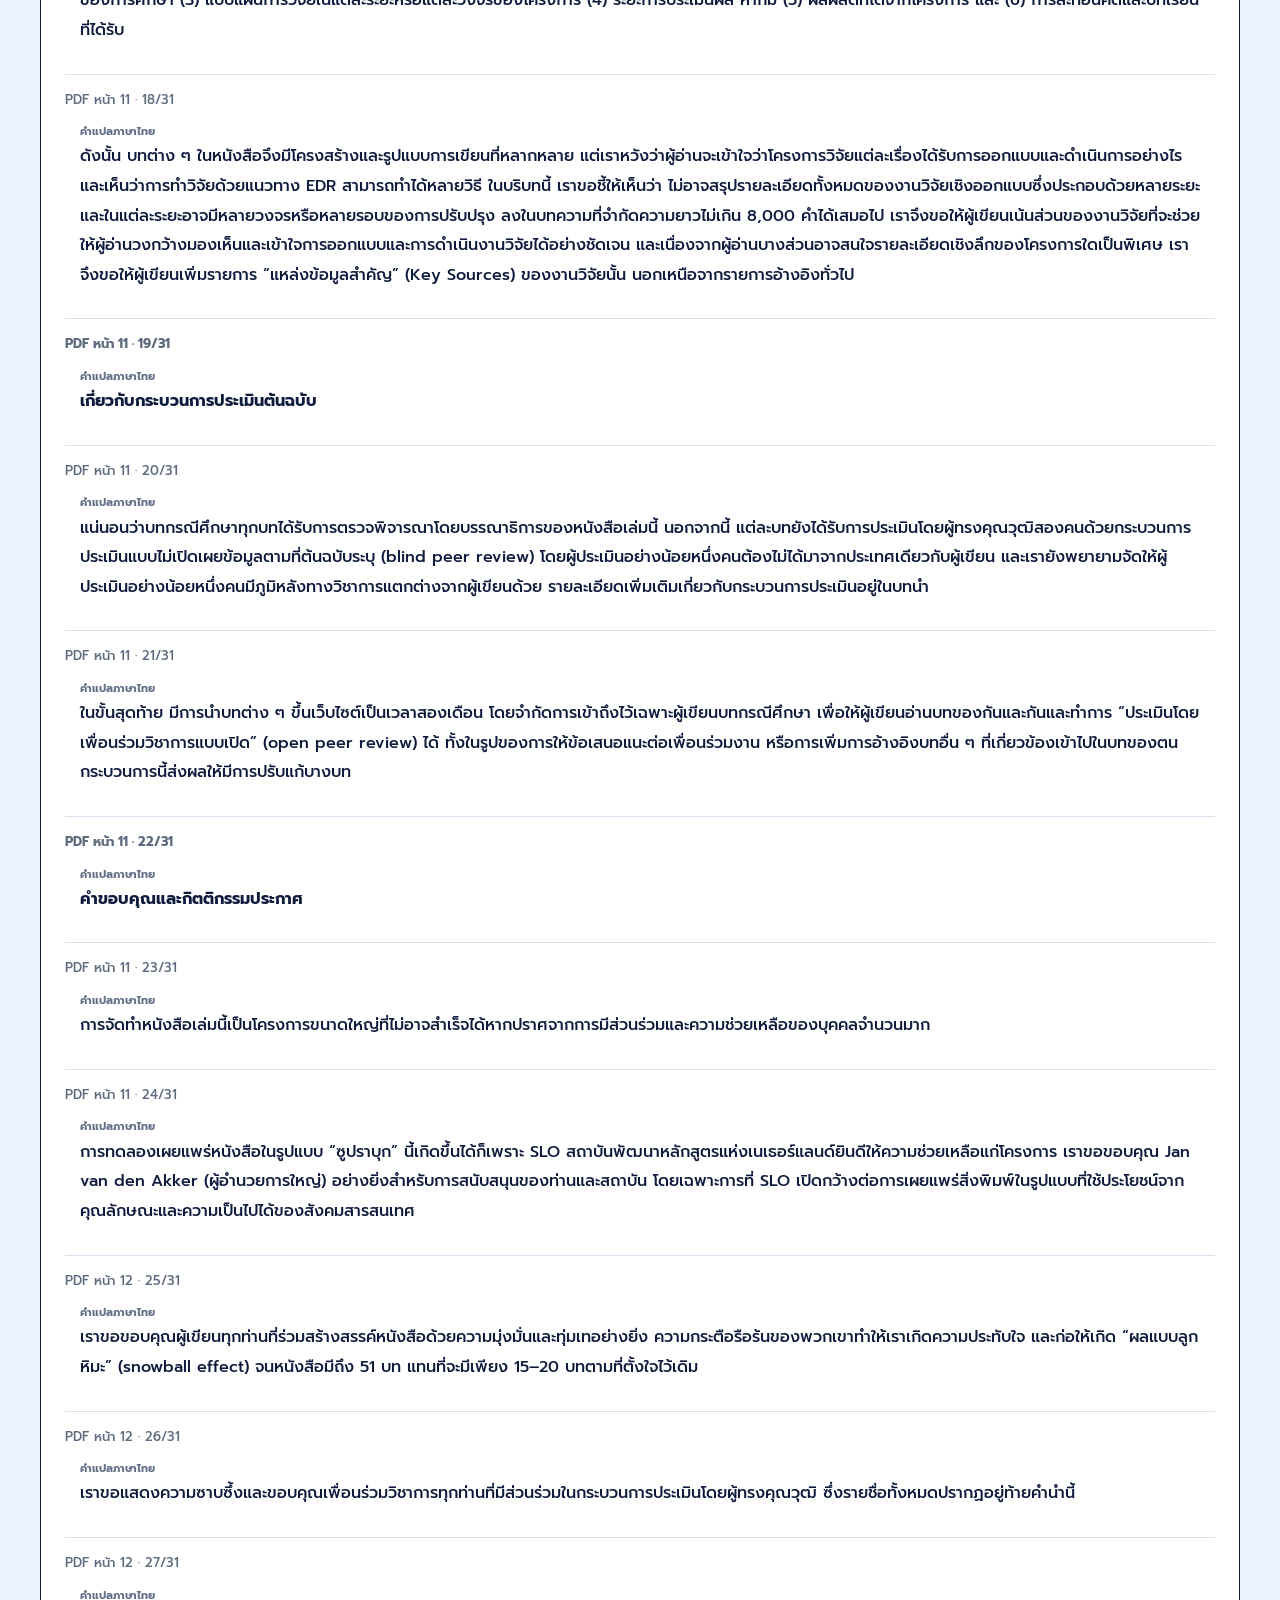
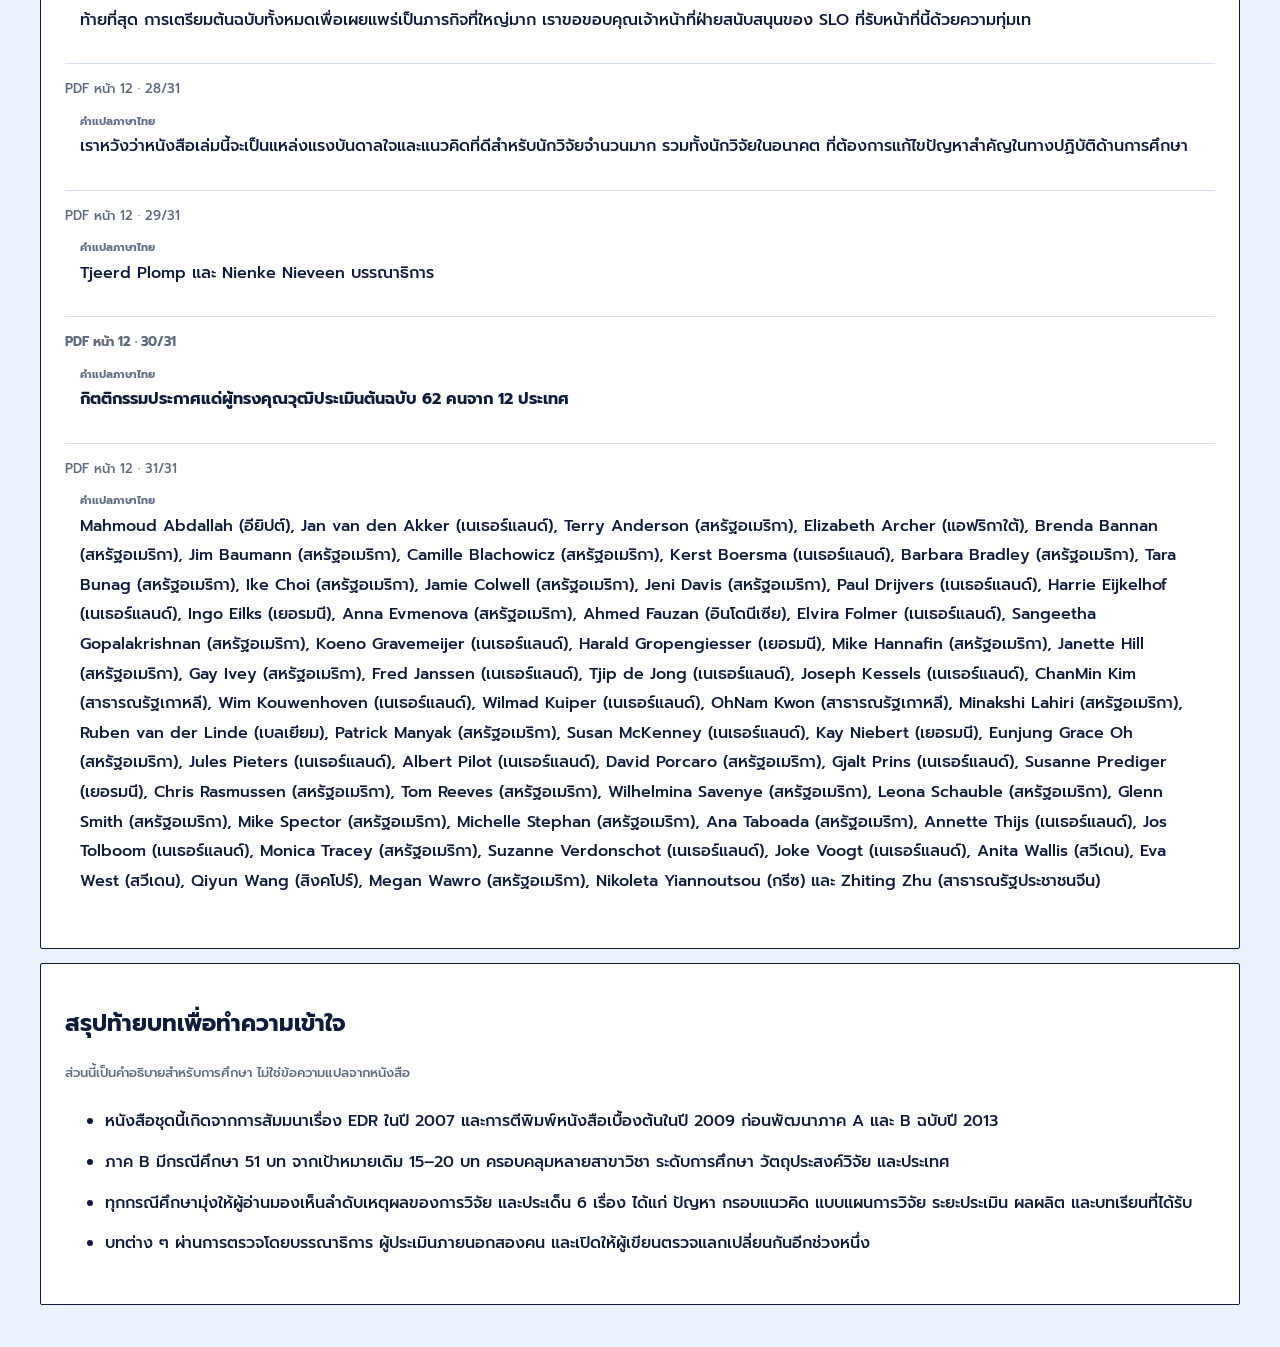
<file: lab06/chapter.html>
<!doctype html><html lang="th"><head><meta charset="utf-8"><meta name="viewport" content="width=device-width,initial-scale=1"><title>Lab 06 · อ่าน EDR รายบท</title>
<link rel="stylesheet" href="../shared-nav.css"><link rel="stylesheet" href="../kpa-window-theme.css">
<link href="https://fonts.googleapis.com/css2?family=Prompt:wght@400;500;600;700&display=swap" rel="stylesheet">
<style>*{box-sizing:border-box}body{font-family:Prompt,"Noto Sans Thai",system-ui;color:#0f1b3d;background:#eaf1ff;margin:0;padding:18px}main{max-width:1200px;margin:24px auto}.panel{background:white;border:2px solid #14244c;border-radius:15px;padding:24px;margin:14px 0}.bar{height:8px;background:linear-gradient(to right,#1e4fd6 0 34%,#16a34a 34% 67%,#f58220 67%)}h1{font-size:clamp(26px,4vw,40px);margin:17px 0 4px}p{line-height:1.85}h2{font-size:23px}.muted{color:#5e6b7f;font-size:13px}.controls{display:flex;gap:8px;flex-wrap:wrap;align-items:center}.controls button,.btn{display:inline-block;padding:10px 17px;border:1px solid #1e4fd6;border-radius:10px;background:white;color:#1e4fd6;font:600 13px Prompt;text-decoration:none;cursor:pointer}button.active,.btn.primary{background:#1e4fd6;color:white}.piece{border-top:1px solid #d6e1ef;padding:15px 0}.en details{margin-top:12px}.en summary{cursor:pointer;color:#1e4fd6}.piece .th{white-space:pre-wrap}.piece.section{font-weight:700}.parallel{display:grid;grid-template-columns:1fr 1fr;gap:16px}.en,.th{padding:13px 15px;border-radius:10px;white-space:pre-wrap;overflow-wrap:anywhere;line-height:1.85}.en{background:#f1f5ff}.th{background:#fff}.label{font-size:11px;color:#65718a;font-weight:700}.mode-a .parallel{grid-template-columns:1fr}.mode-a .en{display:none}.status{border-left:4px solid #16a34a;background:#f0fff6;padding:14px}.summary{border-top:3px solid #16a34a}.summary li{padding:6px 0;line-height:1.8}a{color:#1e4fd6}@media(max-width:770px){.parallel{grid-template-columns:1fr}}@media print{@page{size:A4;margin:14mm}body{background:white;padding:0;font-size:10pt}main{max-width:100%;margin:0}.panel{border:none;padding:0;break-inside:auto}.controls,.noprint,.unified-nav{display:none!important}.parallel{gap:10px}.en,.th{padding:6px}.piece{break-inside:avoid}.summary{break-before:page}h1{font-size:20pt}}</style></head><body class="mode-a"><main>
<section class="panel"><div class="bar"></div><p class="muted">EDR TRANSLATION LIBRARY · LAB 06</p><h1 id="title">กำลังเปิดบท...</h1><p id="meta" class="muted"></p><p class="status">ต้นฉบับแปลรอบแรก · มีสรุปบทแยกจากคำแปล และใช้ข้อความชุดเดียวกันสำหรับฉบับ A และ B</p>
<div class="controls noprint"><button id="a" class="active" onclick="setMode('a')">A · ภาษาไทยล้วน</button><button id="b" onclick="setMode('b')">B · อังกฤษ–ไทยเทียบเคียง</button><button onclick="window.print()">พิมพ์ / บันทึกเป็น PDF</button><a class="btn" href="../lab06.html">กลับ Lab 06</a></div>
<p class="muted noprint">PDF ต้นฉบับ: <a id="source" href="https://www.slo.nl/publish/pages/8837/educational-design-research-b-total.pdf" target="_blank" rel="noopener">SLO – Educational Design Research Part B</a></p></section>
<section class="panel" id="content"></section>
<section class="panel summary"><h2>สรุปท้ายบทเพื่อทำความเข้าใจ</h2><p class="muted">ส่วนนี้เป็นคำอธิบายสำหรับการศึกษา ไม่ใช่ข้อความแปลจากหนังสือ</p><ul id="summary"></ul></section></main>
<script>
const params=new URLSearchParams(location.search),id=params.get('id')||'preface';
function el(tag,cls,text){const n=document.createElement(tag);if(cls)n.className=cls;if(text!==undefined)n.textContent=String(text);return n}
function setMode(m){document.body.classList.toggle('mode-a',m!=='b');document.getElementById('a').classList.toggle('active',m!=='b');document.getElementById('b').classList.toggle('active',m==='b');const u=new URL(location.href);u.searchParams.set('view',m);history.replaceState(null,'',u)}
async function loadJson(url){const r=await fetch(url,{cache:'no-store'});if(!r.ok)throw Error('ไม่พบไฟล์ '+url);return r.json()}
async function render(){
if(!/^[a-z0-9-]+$/.test(id)){document.getElementById('title').textContent='รหัสบทไม่ถูกต้อง';return}
try{
 const doc=await loadJson('chapters/'+id+'.json');
 let blocks=doc.blocks;
 if(Array.isArray(doc.parts)){
 const files=await Promise.all(doc.parts.map(f=>loadJson('chapters/'+f)));
 blocks=files.flatMap(f=>f.blocks);
 }
 if(!Array.isArray(blocks)||blocks.length===0)throw Error('บทนี้ยังไม่มีข้อความแปล');
 document.title='Lab 06 · '+doc.title_th;
 document.getElementById('title').textContent=doc.title_th+' / '+doc.title_en;
 document.getElementById('meta').textContent='PDF หน้า '+doc.pdf_pages[0]+'–'+doc.pdf_pages[doc.pdf_pages.length-1]+' · หนังสือหน้า '+doc.printed_pages.join(', ')+' · '+blocks.length+' ช่วงข้อความ';
 const base='https://www.slo.nl/publish/pages/8837/educational-design-research-b-total.pdf';
 document.getElementById('source').href=base+'#page='+doc.pdf_pages[0];
 const c=document.getElementById('content');c.replaceChildren();
 blocks.forEach((b,i)=>{
 const sec=el('article','piece'+(b.k==='heading'?' section':''));
 sec.append(el('div','muted','PDF หน้า '+b.p+' · '+(i+1)+'/'+blocks.length));
 const pair=el('div','parallel'),en=el('div','en'),th=el('div','th');
 if(b.k==='page-translation' && !b.en){
  en.append(el('div','label','ENGLISH ORIGINAL — SOURCE PDF'));
  const a=el('a','','เปิดหน้าต้นฉบับ PDF หน้า '+b.p);a.href=base+'#page='+b.p;a.target='_blank';a.rel='noopener';en.append(a);
  en.append(el('p','muted','ฉบับนี้ยังเทียบต้นฉบับรายหน้า ไม่ใช่รายย่อหน้า; PDF ที่ฝังจะแสดงเมื่อกดเปิด'));
  const details=el('details','');const summary=el('summary','','แสดงภาพหน้าอังกฤษต้นฉบับ '+b.p);
  details.append(summary);details.addEventListener('toggle',()=>{
    if(details.open && !details.querySelector('iframe')){
     const iframe=el('iframe');iframe.src=base+'#page='+b.p+'&view=FitH';iframe.title='ต้นฉบับภาษาอังกฤษ PDF หน้า '+b.p;iframe.loading='lazy';iframe.style.width='100%';iframe.style.height='680px';iframe.style.border='1px solid #ccd6e8';details.append(iframe);
    }
  });en.append(details);
 }else{
  en.append(el('div','label',b.k==='reference'?'REFERENCE (original preserved)':'ENGLISH ORIGINAL'),el('div','',b.en));
 }
 th.append(el('div','label',b.k==='reference'?'เอกสารอ้างอิง (คงภาษาเดิม)':'คำแปลภาษาไทย'),el('div','',b.th));
 pair.append(en,th);sec.append(pair);
 if(/^Figure \d+:/.test(b.en||'')||/^\[Diagram/.test(b.en||'')){
  const link=el('a','','เปิดภาพ/กราฟต้นฉบับ PDF หน้า '+b.p);link.href=base+'#page='+b.p;link.target='_blank';link.rel='noopener';sec.append(link);
 }
 c.append(sec);
 });
 if(Array.isArray(doc.translation_notes)&&doc.translation_notes.length){
 const intro=el('div','muted','หมายเหตุของฉบับแปล: '+doc.translation_notes.join(' • '));c.prepend(intro);
 }
 const sum=document.getElementById('summary');sum.replaceChildren();(doc.summary?.points||[]).forEach(t=>sum.append(el('li','',t)));
 if(doc.summary?.application_note){const p=el('p','',doc.summary.application_note);sum.parentElement.append(p)}
}catch(e){document.getElementById('title').textContent='ยังไม่สามารถเปิดบทนี้ได้';document.getElementById('content').textContent=String(e.message||e)}
}
setMode(params.get('view')==='b'?'b':'a');render();
</script><script src="../shared-nav.js"></script><script>document.querySelectorAll('.unified-nav a[href]').forEach(a=>{const u=a.getAttribute('href');if(u&&!u.startsWith('../')&&!u.startsWith('/')&&!u.includes('://')&&!u.startsWith('#'))a.setAttribute('href','../'+u)});</script><script src="../kpa-window-theme.js"></script></body></html>
</file>
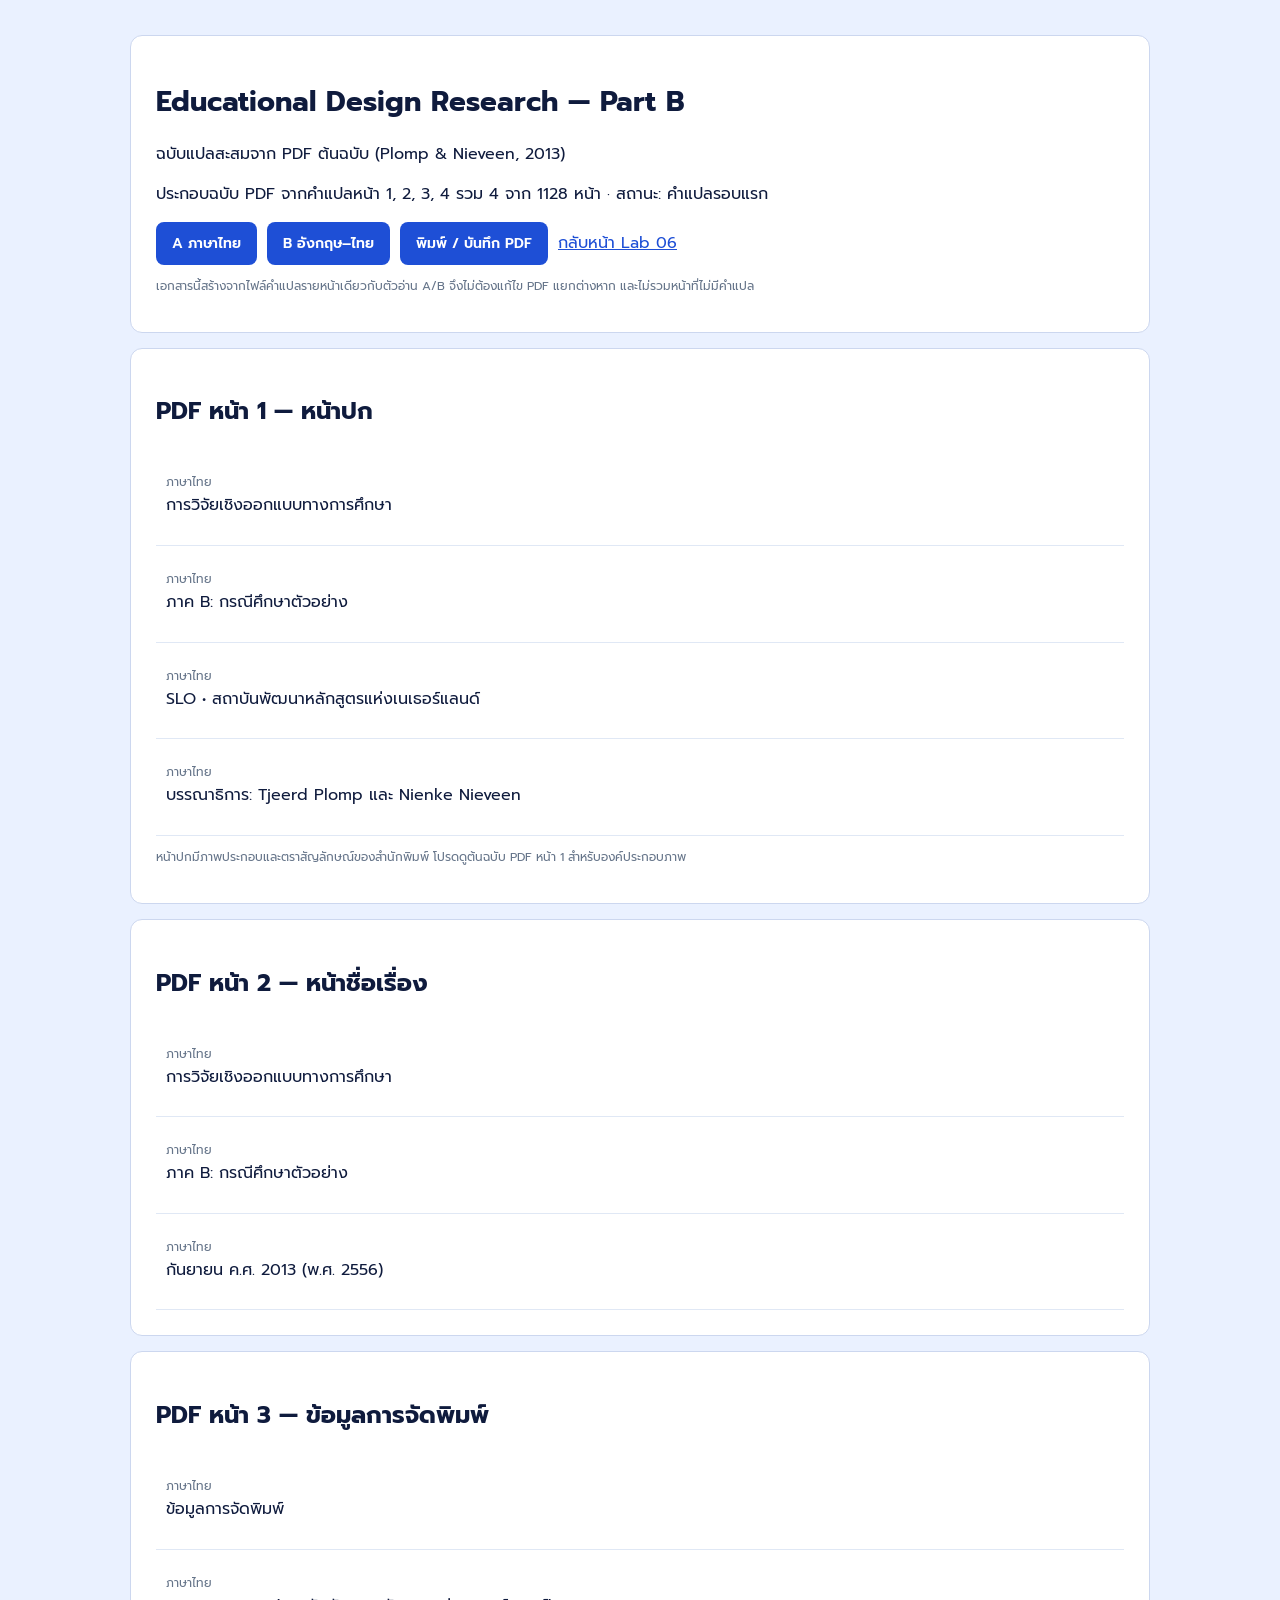
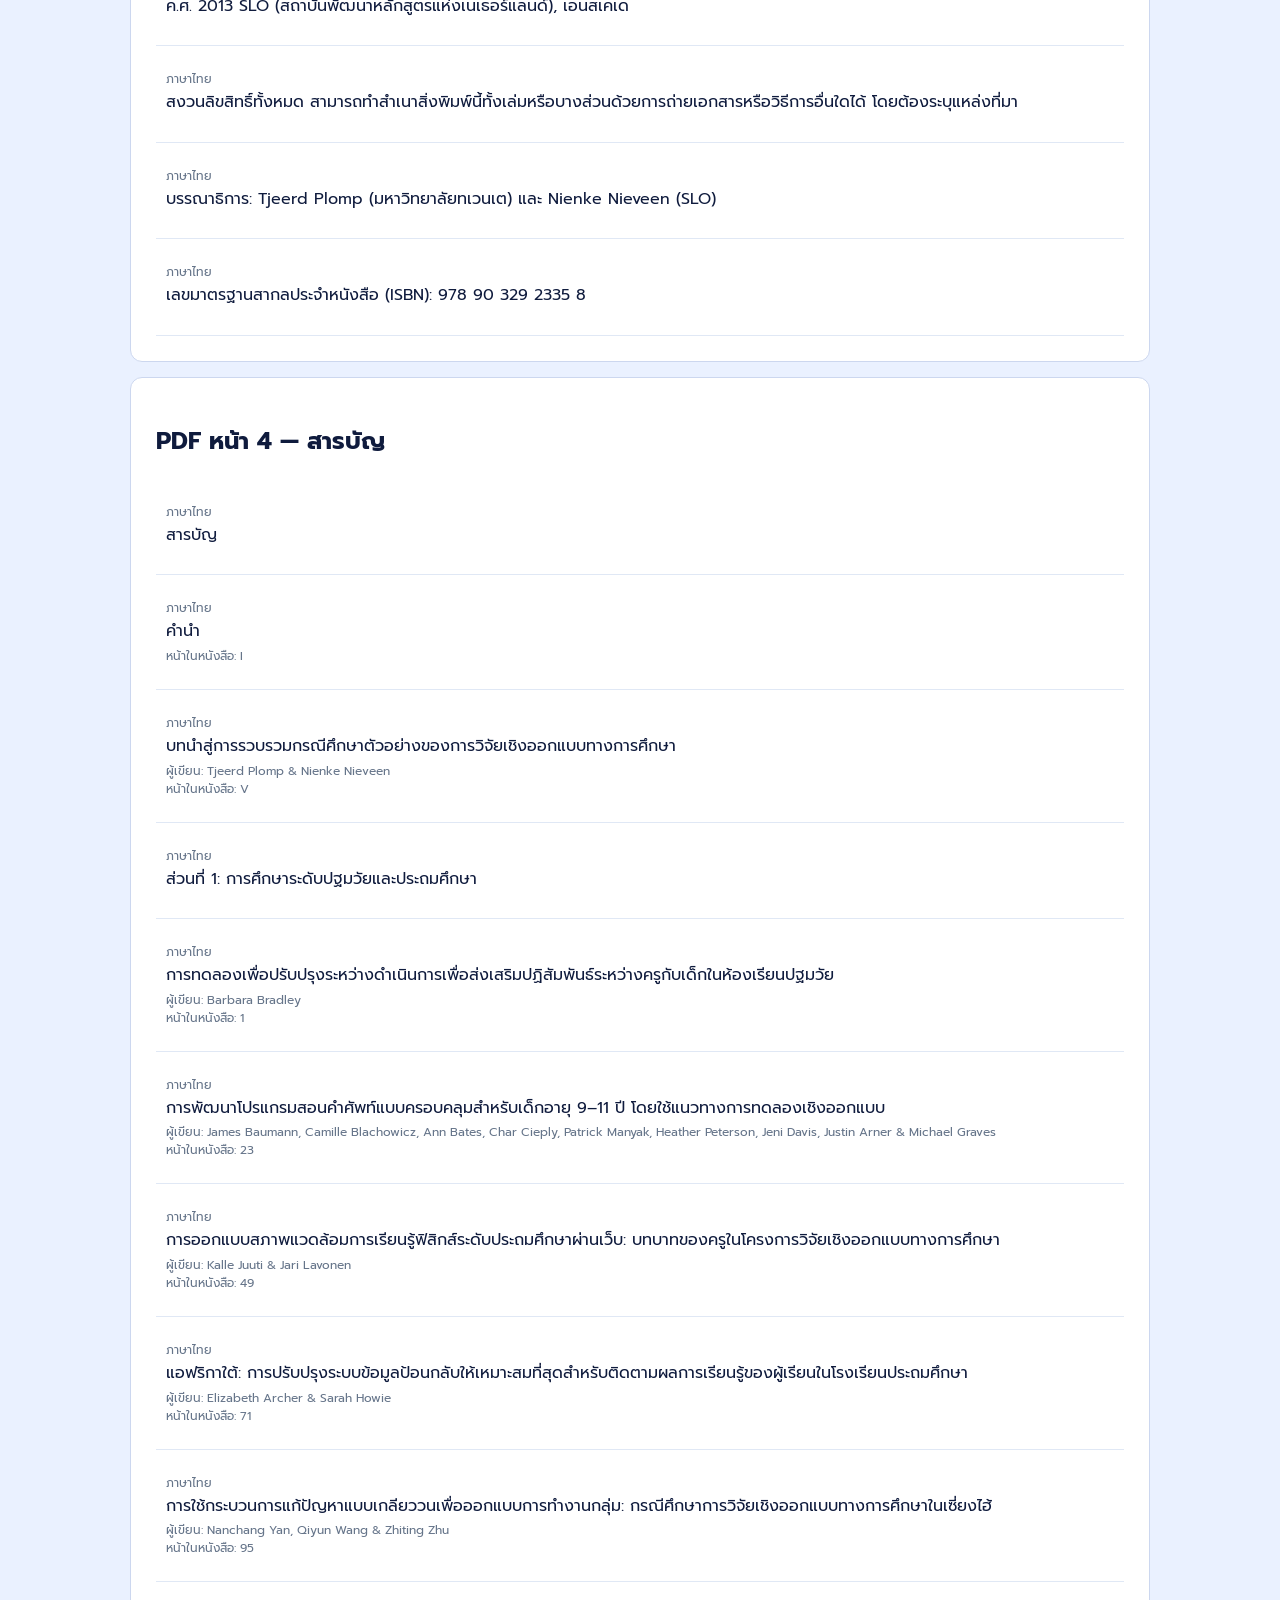
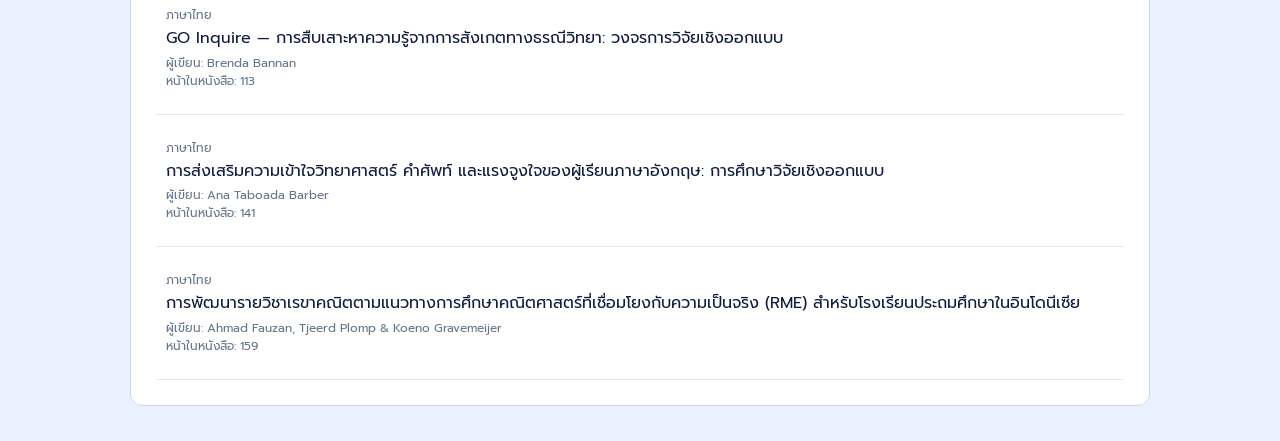
<file: lab06/print-all.html>
<!doctype html>
<html lang="th"><head><meta charset="utf-8"><meta name="viewport" content="width=device-width,initial-scale=1">
<title>Lab 06 · รวมหน้าที่แปลแล้วสำหรับพิมพ์ PDF A/B</title>
<link href="https://fonts.googleapis.com/css2?family=Prompt:wght@400;500;600;700&display=swap" rel="stylesheet">
<style>body{font-family:Prompt,"Noto Sans Thai",system-ui;background:#eaf1ff;color:#0f1b3d;margin:0;padding:20px}*{box-sizing:border-box}main{max-width:1020px;margin:auto}header,article{background:white;padding:25px;border:1px solid #ccd7ef;border-radius:12px;margin:15px 0}h1{font-size:28px}.ctrl{display:flex;gap:10px;align-items:center;flex-wrap:wrap}button{background:#1e4fd6;color:white;border:0;border-radius:8px;padding:11px 16px;font:600 14px Prompt;cursor:pointer}button:disabled{opacity:.4;cursor:not-allowed}a{color:#1e4fd6}.block{display:grid;grid-template-columns:1fr 1fr;gap:12px;padding:14px 0;border-bottom:1px solid #e0e8f5;break-inside:avoid}.en{padding:10px;background:#f2f6ff;border-radius:8px}.th{padding:10px}.text{white-space:pre-line;overflow-wrap:anywhere;line-height:1.85}.note{font-size:12px;color:#66758a}.view-a .block{grid-template-columns:1fr}.view-a .en{display:none}@media(max-width:680px){.block{grid-template-columns:1fr}}@media print{@page{size:A4;margin:15mm}body{background:white;padding:0;font-size:10pt}main{max-width:none}header,article{padding:0;border:0;margin:0;border-radius:0}article{break-before:page}.ctrl,.hideprint{display:none!important}.en,.th{padding:6px}.block{gap:8px}h2{font-size:14pt}}</style></head>
<body class="view-a"><main>
<header><h1>Educational Design Research — Part B</h1>
<p>ฉบับแปลสะสมจาก PDF ต้นฉบับ (Plomp &amp; Nieveen, 2013)</p>
<p id="status">กำลังตรวจรายการหน้าที่แปลแล้ว…</p>
<div class="ctrl"><button onclick="setMode('a')">A ภาษาไทย</button><button onclick="setMode('b')">B อังกฤษ–ไทย</button><button id="print" onclick="window.print()" disabled>พิมพ์ / บันทึก PDF</button>
<a href="../lab06.html">กลับหน้า Lab 06</a></div>
<p class="note">เอกสารนี้สร้างจากไฟล์คำแปลรายหน้าเดียวกับตัวอ่าน A/B จึงไม่ต้องแก้ไข PDF แยกต่างหาก และไม่รวมหน้าที่ไม่มีคำแปล</p>
</header><div id="pages"></div>
</main>
<script>
function setMode(mode){document.body.classList.toggle('view-a',mode!=='b')}
function node(tag,cls,t){const e=document.createElement(tag);if(cls)e.className=cls;if(t!==undefined)e.textContent=String(t);return e}
async function init(){const box=document.getElementById('pages');try{
 const m=await (await fetch('manifest.json',{cache:'no-store'})).json();
 const data=await Promise.all(m.completed_pages.map(async n=>{const r=await fetch('pages/'+String(n).padStart(4,'0')+'.json',{cache:'no-store'});if(!r.ok)throw Error('ไฟล์หน้า '+n+' ไม่พร้อม');return r.json()}));
 for(const p of data){const a=node('article');a.append(node('h2','','PDF หน้า '+p.pdf_page+' — '+p.title_th));
  for(const b of p.blocks){const section=node('section','block');const en=node('div','en'),th=node('div','th');en.append(node('div','note','ENGLISH'),node('div','text',b.en));th.append(node('div','note','ภาษาไทย'),node('div','text',b.th));
  if(b.by){en.append(node('div','note','Authors: '+b.by));th.append(node('div','note','ผู้เขียน: '+b.by))}
  if(b.loc){en.append(node('div','note','Printed page: '+b.loc));th.append(node('div','note','หน้าในหนังสือ: '+b.loc))}
  section.append(en,th);a.append(section)}
  if(p.note_th)a.append(node('p','note',p.note_th));box.append(a)}
 document.getElementById('status').textContent='ประกอบฉบับ PDF จากคำแปลหน้า '+m.completed_pages.join(', ')+' รวม '+m.completed_pages.length+' จาก '+m.book.pdf_total_pages+' หน้า · สถานะ: คำแปลรอบแรก';
 document.getElementById('print').disabled=false;
}catch(e){document.getElementById('status').textContent='อ่านข้อมูลไม่สำเร็จ: '+e.message}}
const q=new URLSearchParams(location.search);setMode(q.get('view')||'a');init();
</script></body></html>
</file>
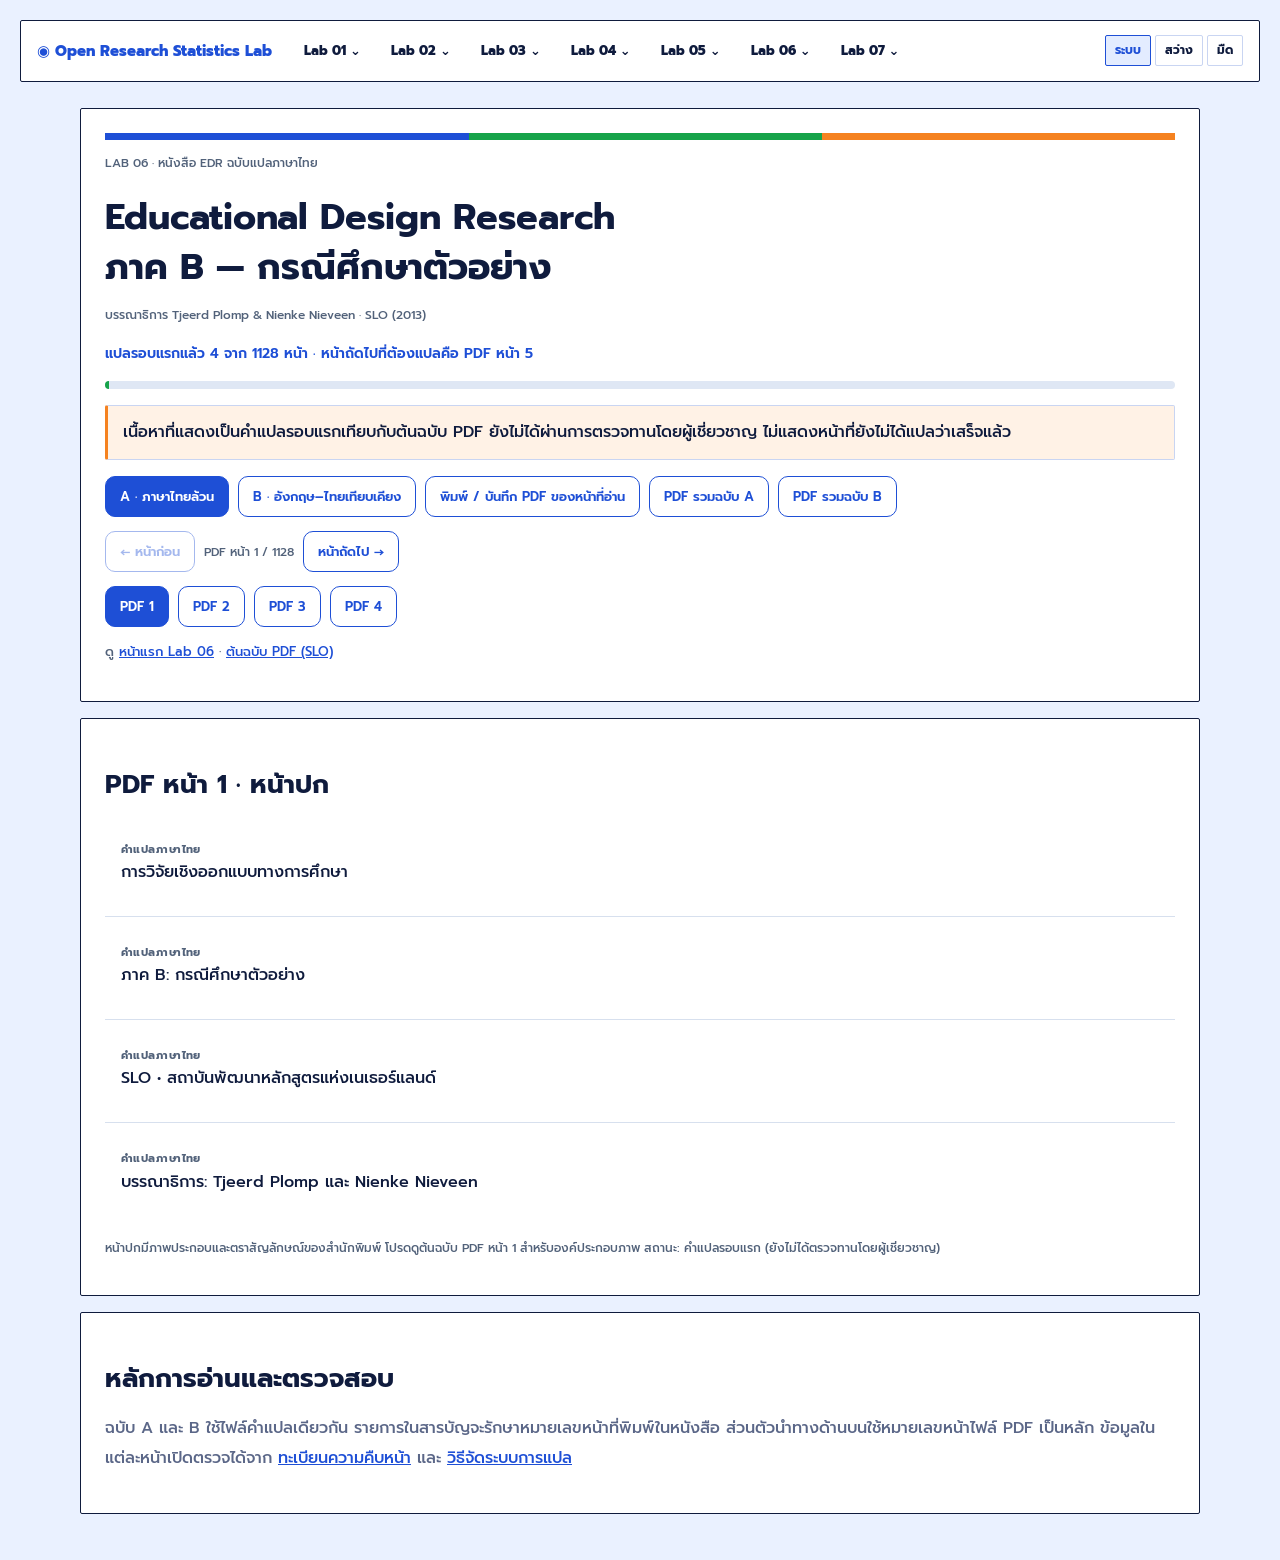
<file: lab06/reader.html>
<!doctype html>
<html lang="th">
<head><meta charset="utf-8"><meta name="viewport" content="width=device-width,initial-scale=1">
<title>Lab 06 · Educational Design Research — Reader A/B</title>
<link rel="stylesheet" href="../shared-nav.css"><link rel="stylesheet" href="../kpa-window-theme.css">
<link href="https://fonts.googleapis.com/css2?family=Prompt:wght@400;500;600;700&display=swap" rel="stylesheet">
<style>
*{box-sizing:border-box}
body{margin:0;padding:20px;background:#eaf1ff;color:#0f1b3d;font-family:Prompt,"Noto Sans Thai",system-ui,sans-serif}
main{max-width:1120px;margin:26px auto}
.panel{background:#fff;border:2px solid #0f1b3d;border-radius:15px;padding:24px;margin-bottom:16px}
.colorbar{height:7px;background:linear-gradient(90deg,#1e4fd6 0 34%,#16a34a 34% 67%,#f58220 67%)}
h1{font-size:clamp(25px,4vw,36px);margin:18px 0 8px;line-height:1.4}
h2{font-size:clamp(19px,3vw,26px);margin-bottom:10px}
small,.meta{font-size:12px;color:#52627a}
p{line-height:1.85}
#progress{font-size:14px;font-weight:600;color:#1e4fd6}
.meter{height:8px;border-radius:9px;background:#dfe7f4;overflow:hidden}
.meter>span{display:block;background:#16a34a;height:100%;min-width:0}
.controls{display:flex;gap:9px;align-items:center;flex-wrap:wrap;margin-top:14px}
button,.linkbtn{border-radius:10px;padding:10px 14px;border:1px solid #1e4fd6;background:#fff;color:#1e4fd6;font:600 13px Prompt,system-ui;cursor:pointer;text-decoration:none}
button.active,.linkbtn.primary{color:white;background:#1e4fd6}
button:disabled{opacity:.4;cursor:not-allowed}
.pair{border-bottom:1px solid #d7e0ee;padding:16px 0}
.pair:last-child{border-bottom:0}
.twocol{display:grid;grid-template-columns:1fr 1fr;gap:16px}
.original,.translated{padding:12px 16px;border-radius:9px;min-width:0}
.original{background:#f0f5ff}
.translated{background:#fff}
.kicker{font-size:11px;color:#52627a;letter-spacing:.04em;font-weight:700}
.content{white-space:pre-line;overflow-wrap:anywhere;line-height:1.85}
.entry-title{font-size:14px;font-weight:600}
.bookpage{font-size:12px;color:#65748c}
body.view-a .twocol{grid-template-columns:1fr}
body.view-a .original{display:none}
.warning{padding:12px 15px;border-left:4px solid #f58220;background:#fff6e9;border-radius:4px}
.reference{font-size:13px;color:#52627a}
a{color:#1e4fd6}
@media(max-width:720px){.twocol{grid-template-columns:1fr}}
@media print{@page{size:A4;margin:15mm}body{padding:0;background:white}.unified-nav,.controls,.noprint,.warning{display:none!important}main{max-width:100%;margin:0}.panel{border:0;padding:0;margin:0}.pair{break-inside:avoid}.twocol{gap:8px}.original,.translated{padding:8px}h1{font-size:22px}#page-contents{font-size:10pt}}
</style>
</head>
<body class="view-a">
<main>
<section class="panel">
<div class="colorbar"></div>
<p class="meta">LAB 06 · หนังสือ EDR ฉบับแปลภาษาไทย</p>
<h1>Educational Design Research<br>ภาค B — กรณีศึกษาตัวอย่าง</h1>
<p class="meta">บรรณาธิการ Tjeerd Plomp &amp; Nienke Nieveen · SLO (2013)</p>
<p id="progress">กำลังโหลดสถานะ...</p>
<div class="meter" aria-label="ความคืบหน้าการแปล"><span id="bar"></span></div>
<p class="warning">เนื้อหาที่แสดงเป็นคำแปลรอบแรกเทียบกับต้นฉบับ PDF ยังไม่ได้ผ่านการตรวจทานโดยผู้เชี่ยวชาญ ไม่แสดงหน้าที่ยังไม่ได้แปลว่าเสร็จแล้ว</p>
<div class="controls noprint">
<button id="viewA" type="button" onclick="setView('a')">A · ภาษาไทยล้วน</button>
<button id="viewB" type="button" onclick="setView('b')">B · อังกฤษ–ไทยเทียบเคียง</button>
<button type="button" onclick="window.print()">พิมพ์ / บันทึก PDF ของหน้าที่อ่าน</button><a class="linkbtn" href="print-all.html?view=a">PDF รวมฉบับ A</a><a class="linkbtn" href="print-all.html?view=b">PDF รวมฉบับ B</a>
</div>
<div class="controls noprint">
<button id="prev" type="button" onclick="step(-1)">← หน้าก่อน</button>
<span id="page-label" class="meta"></span>
<button id="next" type="button" onclick="step(1)">หน้าถัดไป →</button>
</div>
<div id="jump" class="controls noprint" aria-label="เลือกหน้าที่แปลแล้ว"></div>
<p class="reference noprint">ดู <a href="../lab06.html">หน้าแรก Lab 06</a> · <a id="source-link" href="https://www.slo.nl/publish/pages/8837/educational-design-research-b-total.pdf" target="_blank" rel="noopener">ต้นฉบับ PDF (SLO)</a></p>
</section>
<section class="panel" id="content-panel" aria-live="polite"><h2 id="page-title"></h2><div id="page-contents"></div><p id="page-note" class="meta"></p></section>
<section class="panel noprint"><h2>หลักการอ่านและตรวจสอบ</h2><p>ฉบับ A และ B ใช้ไฟล์คำแปลเดียวกัน รายการในสารบัญจะรักษาหมายเลขหน้าที่พิมพ์ในหนังสือ ส่วนตัวนำทางด้านบนใช้หมายเลขหน้าไฟล์ PDF เป็นหลัก ข้อมูลในแต่ละหน้าเปิดตรวจได้จาก <a href="manifest.json">ทะเบียนความคืบหน้า</a> และ <a href="README.md">วิธีจัดระบบการแปล</a></p></section>
</main>
<script>
let manifest=null;
let page=1,view='a';
const $=id=>document.getElementById(id);
const src='https://www.slo.nl/publish/pages/8837/educational-design-research-b-total.pdf';
function el(tag,cls,txt){const x=document.createElement(tag);if(cls)x.className=cls;if(txt!==undefined&&txt!==null)x.textContent=String(txt);return x}
function setView(v){view=v==='b'?'b':'a';document.body.classList.toggle('view-a',view==='a');$('viewA').classList.toggle('active',view==='a');$('viewB').classList.toggle('active',view==='b');setUrl()}
function setUrl(){const u=new URL(location.href);u.searchParams.set('page',page);u.searchParams.set('view',view);history.replaceState({},'',u)}
function setNav(){const pages=manifest.completed_pages;const i=pages.indexOf(page);$('prev').disabled=i<=0;$('next').disabled=i>=pages.length-1;$('page-label').textContent='PDF หน้า '+page+' / '+manifest.book.pdf_total_pages;const jump=$('jump');jump.replaceChildren();pages.forEach(n=>{const b=el('button','','PDF '+n);b.type='button';b.classList.toggle('active',n===page);b.onclick=()=>loadPage(n);jump.appendChild(b)})}
async function step(n){const list=manifest.completed_pages;const i=list.indexOf(page);if(list[i+n])await loadPage(list[i+n])}
function addPair(b){const art=el('article','pair');
const grid=el('div','twocol');
const left=el('div','original'),right=el('div','translated');
left.append(el('div','kicker','ENGLISH ORIGINAL'),el('div','content',b.en||''));
right.append(el('div','kicker','คำแปลภาษาไทย'),el('div','content',b.th||''));
if(b.by){left.append(el('div','bookpage','Authors: '+b.by));right.append(el('div','bookpage','ผู้เขียน: '+b.by))}
if(b.loc){left.append(el('div','bookpage','Printed page: '+b.loc));right.append(el('div','bookpage','หน้าในหนังสือ: '+b.loc))}
grid.append(left,right);art.append(grid);
if(b.type==='section'){art.classList.add('section')} 
$('page-contents').append(art)}
async function loadPage(n){if(!manifest.completed_pages.includes(n))return;
page=n;
$('page-title').textContent='กำลังโหลด PDF หน้า '+page+'...';$('page-contents').replaceChildren();$('page-note').textContent='';
try {
 const res=await fetch('pages/'+String(n).padStart(4,'0')+'.json',{cache:'no-store'});if(!res.ok)throw new Error('ไม่พบไฟล์คำแปลหน้า '+n);
 const data=await res.json();
 if(data.pdf_page!==n||!Array.isArray(data.blocks))throw new Error('ข้อมูลเลขหน้าไม่ตรงกับที่ร้องขอ');
 $('page-title').textContent='PDF หน้า '+n+' · '+data.title_th+(data.printed_page?' · หนังสือหน้า '+data.printed_page:'');
 data.blocks.forEach(addPair);
 $('page-note').textContent=(data.note_th||'')+' สถานะ: คำแปลรอบแรก (ยังไม่ได้ตรวจทานโดยผู้เชี่ยวชาญ)';
 $('source-link').href=src+'#page='+n;
 setNav();setUrl();
} catch(err){$('page-title').textContent='ไม่สามารถเปิด PDF หน้า '+n;$('page-contents').append(el('p','warning',String(err.message||err)));setNav()}}
async function start(){
try{const res=await fetch('manifest.json',{cache:'no-store'});if(!res.ok)throw new Error('ไม่พบทะเบียนหน้า');manifest=await res.json();
$('progress').textContent='แปลรอบแรกแล้ว '+manifest.completed_pages.length+' จาก '+manifest.book.pdf_total_pages+' หน้า · หน้าถัดไปที่ต้องแปลคือ PDF หน้า '+manifest.next_page;
$('bar').style.width=(100*manifest.completed_pages.length/manifest.book.pdf_total_pages)+'%';
const p=new URLSearchParams(location.search);const desired=Number(p.get('page'))||1;page=manifest.completed_pages.includes(desired)?desired:manifest.completed_pages[0];
setView(p.get('view')==='b'?'b':'a');
await loadPage(page);
}catch(err){$('progress').textContent='เปิดข้อมูลไม่สำเร็จ';$('page-contents').append(el('p','warning',String(err.message||err)))}}
start();
</script>
<script src="../shared-nav.js"></script>
<script>document.querySelectorAll('.unified-nav a[href]').forEach(a=>{const u=a.getAttribute('href');if(u&&!u.startsWith('../')&&!u.startsWith('/')&&!u.includes('://')&&!u.startsWith('#'))a.setAttribute('href','../'+u)});</script>
<script src="../kpa-window-theme.js"></script>
</body></html>
</file>
<file: shared-nav.css>
.unified-nav{position:sticky;top:0;z-index:1000;display:flex;align-items:center;gap:20px;flex-wrap:wrap;background:#fff;color:#26374b;border:1px solid #dce6ed;border-radius:16px;padding:10px 16px;margin:0 auto 20px;max-width:1380px;box-shadow:0 8px 24px #24354a16;font-family:system-ui,"Noto Sans Thai",sans-serif}.unified-brand{color:#26374b!important;text-decoration:none!important;font-weight:800;font-size:15px;white-space:nowrap}.unified-items{display:flex;flex-wrap:wrap;gap:6px}.unified-nav details{position:relative}.unified-nav summary{cursor:pointer;list-style:none;border-radius:10px;padding:10px 12px;font-size:13px;font-weight:750;color:#31465a;white-space:nowrap}.unified-nav summary::-webkit-details-marker{display:none}.unified-nav details.current>summary,.unified-nav details[open]>summary{background:#e7f3f7;color:#116579}.unified-dropdown{position:absolute;top:calc(100% + 8px);left:0;background:#fff;min-width:260px;max-width:min(90vw,340px);max-height:70vh;overflow-y:auto;padding:12px;border:1px solid #dbe6ed;border-radius:14px;box-shadow:0 16px 40px #1d314b30;display:grid;gap:3px}.unified-dropdown a{display:block;color:#30475a!important;text-decoration:none!important;font-size:13px;border-radius:8px;padding:9px!important;background:transparent!important}.unified-dropdown a:hover,.unified-dropdown a:focus-visible{background:#edf5fa!important}.unified-dropdown .unified-overview{font-weight:800}.unified-group{font-size:12px;font-weight:800;color:#657d8d;padding:10px 8px 4px}.unified-nav details:nth-last-child(-n+2) .unified-dropdown{left:auto;right:0}@media(max-width:720px){.unified-nav{position:relative;gap:8px}.unified-brand{width:100%}.unified-items{width:100%}.unified-nav summary{padding:9px}.unified-dropdown{left:0!important;right:auto!important}.unified-nav details:nth-child(n+3) .unified-dropdown{left:auto!important;right:0!important}}
</file>
<file: kpa-window-theme.css>
/*
 * Open Research Statistics Lab — KPA Window Theme
 * Visual reference: user-provided "ผลการเรียน K P A.html".
 * Pure presentation layer: no statistical algorithms, observations or report text.
 * Added last in <head> of index.html + Lab 01–05 to override legacy gradients.
 */
:root {
  color-scheme: light;
  --bg:#eaf1ff; --card:#ffffff; --ink:#0f1b3d; --soft:#e3ecff;
  --muted:#5b6788; --grid:#c9d5f2;
  --k:#1e4fd6; --p:#16a34a; --a:#f58220;
  --red:#e5322d; --blue:#1e4fd6; --green:#16a34a; --orange:#f58220;
  --on-orange:#1a1200; --line:var(--grid); --white:var(--card);
  --sem-blue:var(--blue); --sem-green:var(--green);
  --sem-orange:#b85a08; --sem-red:#d3282a; --sem-ink:var(--ink);
  --sem-line:var(--grid); --sem-focus:var(--blue);
  --sem-blue-soft:var(--soft);
  --sem-green-soft:#e7f8ed; --sem-red-soft:#fff0f0; --sem-orange-soft:#fff2e6;
  --window-border:2px solid var(--ink);
}
:root[data-theme="dark"] {
  color-scheme:dark;
  --bg:#0a1228; --card:#131d3a; --ink:#e9eeff;
  --soft:#1f2d57; --muted:#abb7db; --grid:#324571;
  --k:#6f9cff; --p:#34d17a; --a:#ffa24d;
  --blue:#6f9cff; --green:#34d17a; --orange:#ffa24d; --red:#ff6a63;
  --on-orange:#1a1200; --line:var(--grid); --white:var(--card);
  --sem-orange:#ffa24d; --sem-red:#ff6a63;
  --sem-green-soft:#163b2c; --sem-red-soft:#442225; --sem-orange-soft:#462d1e;
}
@media (prefers-color-scheme:dark) {
  :root:not([data-theme="light"]) {
    color-scheme:dark;
    --bg:#0a1228; --card:#131d3a; --ink:#e9eeff;
    --soft:#1f2d57; --muted:#abb7db; --grid:#324571;
    --k:#6f9cff; --p:#34d17a; --a:#ffa24d;
    --blue:#6f9cff; --green:#34d17a; --orange:#ffa24d; --red:#ff6a63;
    --on-orange:#1a1200; --line:var(--grid); --white:var(--card);
    --sem-orange:#ffa24d; --sem-red:#ff6a63;
    --sem-green-soft:#163b2c; --sem-red-soft:#442225; --sem-orange-soft:#462d1e;
  }
}
/* Global typography and flat-blue canvas */
html { scroll-behavior:smooth; scroll-padding-top:20px; }
html body {
  background:var(--bg)!important;
  color:var(--ink)!important;
  font:500 16px/1.50 "Prompt","Noto Sans Thai",system-ui,sans-serif!important;
  min-height:100vh;
}
html body * { box-shadow:none!important; text-shadow:none!important; }
html body h1,html body h2,html body h3,html body strong,html body b { color:var(--ink); }
html body a { color:var(--blue); }
html body :where(p,small,.hint,.note,.muted,.sub,.section-lead,.result-source,.apa-note,.research-note) {
  color:var(--muted);
}
html body :where(button,input,select,textarea,summary) {
  font-family:"Prompt","Noto Sans Thai",system-ui,sans-serif;
}
html body :where(a,button,input,select,textarea,summary):focus-visible {
  outline:3px solid var(--blue)!important; outline-offset:3px;
}
html body [hidden] { display:none!important; }

/* Central window framing, intentionally square like the supplied HTML */
html body :where(.shell,.lab02-hero,.hero,.panel,.card,.course,.stat,.stat-card,.result-card,
  .chart-panel,.chart,.summary,.read,.intro,.lab-navigation,.stat-visual,.research-section,
  .research-table,.statgrid,.right-stat,.right>.panel) {
  background:var(--card)!important;
  color:var(--ink)!important;
  border:1.5px solid var(--ink)!important;
  border-radius:2px!important;
  box-shadow:none!important;
}
html body .shell {
  border:var(--window-border)!important;
  padding:clamp(12px,2.4vw,28px)!important;
  background:var(--card)!important;
  max-width:1380px;
}
html body :where(.lab02-hero,.hero,.intro) {
  position:relative;
  overflow:hidden;
  background:var(--card)!important;
  border:var(--window-border)!important;
  border-radius:2px!important;
}
html body .lab02-hero,
html body .hero { padding:0 clamp(16px,3vw,34px) 26px!important; }
html body .intro { padding:0 clamp(15px,3vw,29px) 24px!important; margin-bottom:16px; }
/* Three window controls (red/orange/green) and a centered application bar. */
html body :where(.lab02-hero,.hero,.intro)::before {
  content:"Open Research Statistics Lab";
  display:block;
  height:38px;
  line-height:36px;
  margin:0 calc(-1 * clamp(16px,3vw,34px)) 18px;
  background-color:var(--soft);
  background-image:
    linear-gradient(var(--red),var(--red)),
    linear-gradient(var(--orange),var(--orange)),
    linear-gradient(var(--green),var(--green));
  background-repeat:no-repeat;
  background-size:13px 13px,13px 13px,13px 13px;
  background-position:12px center,32px center,52px center;
  border-bottom:1.5px solid var(--ink);
  color:var(--ink);
  text-align:center;
  padding:0 66px;
  white-space:nowrap;
  overflow:hidden;
  text-overflow:ellipsis;
  font-size:12px;
  font-weight:700;
  letter-spacing:0;
}
html body .intro::before { margin-left:calc(-1 * clamp(15px,3vw,29px)); margin-right:calc(-1 * clamp(15px,3vw,29px)); }
html body :where(.hero,.intro,.lab02-hero) h1 { color:var(--blue)!important; }
html body :where(.hero,.intro,.lab02-hero) :where(p,.muted,.eyebrow,.mini) {
  color:var(--muted)!important;
}
html body :where(.eyebrow,.mini,.lab-eyebrow) {
  color:var(--blue)!important; font-weight:750;
}

/* Lightweight button treatment from the supplied outlined dashboard cards */
html body :where(.stat-menu,.metric-nav,.tabs,.modes,.mode-buttons,.stat-nav) {
  background:var(--card)!important;
  border-color:var(--grid)!important;
}
html body :where(.stat-menu button,.metric-nav button,.tabs button,.modes button,.mode-buttons button,.stat-nav button,
  .lab-navigation button,.nav a,.mini-pill,.chip,.pick) {
  background:var(--soft)!important;
  color:var(--ink)!important;
  border:1.5px solid var(--ink)!important;
  border-radius:2px!important;
}
html body :where(.stat-menu button[aria-current="true"],.metric-nav button[aria-current="true"],
  .stat-nav button.active,.tabs button.active,.modes button.active,.mode-buttons button[aria-pressed="true"],
  .stat-nav button[aria-selected="true"]) {
  background:var(--blue)!important;
  color:var(--card)!important;
  border-color:var(--blue)!important;
}
html body :where(.stat-menu button,.metric-nav button,.tabs button,.modes button,.mode-buttons button,
  .stat-nav button) { font-weight:650; }
html body button.btn,
html body .btn,
html body .card a,
html body button#recalc,
html body button#copy {
  background:var(--blue)!important;
  color:var(--card)!important;
  border:1.5px solid var(--blue)!important;
  border-radius:2px!important;
  font-weight:700;
}
html body :where(.btn.secondary,.btn.alt,button.secondary,.export-btn,.photo) {
  background:var(--card)!important;
  color:var(--blue)!important;
  border:1.5px solid var(--blue)!important;
}
html body :where(.btn.green) {
  background:var(--green)!important;
  border-color:var(--green)!important;
  color:#071a10!important;
}
html body :where(.badge,.tag,.pill,.mini-pill,.chip,.lab02-hero .mini-pill) {
  background:var(--soft)!important;
  color:var(--ink)!important;
  border:1px solid var(--ink)!important;
  border-radius:2px!important;
}
html body :where(.mini-pill.green,.chip.green,.status-success,.stat-pass) {
  background:var(--sem-green-soft)!important;
  color:var(--green)!important;
}
html body :where(.mini-pill.orange,.chip.orange) {
  background:var(--sem-orange-soft)!important;
  color:var(--sem-orange)!important;
}
html body :where(.callout,.warning,.caution) {
  background:var(--sem-orange-soft)!important;
  color:var(--ink)!important;
  border:1px solid var(--grid)!important;
  border-left:3px solid var(--orange)!important;
  border-radius:2px!important;
}
html body :where(.callout.neutral,.interpret,.research-interpret,.apa-interpret) {
  background:var(--soft)!important;
  color:var(--ink)!important;
  border-left:3px solid var(--blue)!important;
  border-radius:2px!important;
}
html body :where(.error,.status.bad,.stat-fail) {
  color:var(--red)!important;
}
/* Form controls: dark-mode-safe and suitable for dense raw-data input */
html body :where(input:not([type="range"]):not([type="checkbox"]):not([type="radio"]),
  select,textarea) {
  background:var(--card)!important;
  color:var(--ink)!important;
  border:1.5px solid var(--grid)!important;
  border-radius:2px!important;
  outline-offset:2px;
}
html body :where(input[type="range"],input[type="checkbox"],input[type="radio"]) {
  accent-color:var(--blue)!important;
}
html body :where(label,.control label) { color:var(--ink)!important; }
html body :where(.result-card,.stat,.stat-card,.sm,.course,.summary) {
  background:var(--card)!important;
  border-color:var(--ink)!important;
}
html body :where(.stat:nth-child(2),.stat-card:nth-child(2),.result-card:nth-child(2),.course:nth-child(2)) {
  background:var(--sem-green-soft)!important;
}
html body :where(.stat:nth-child(3),.stat-card:nth-child(3),.result-card:nth-child(3),.course:nth-child(3)) {
  background:var(--sem-orange-soft)!important;
}
html body :where(.stat strong,.stat-card strong,.result-card strong) { color:var(--blue)!important; }
html body :where(.stat:nth-child(2) strong,.stat-card:nth-child(2) strong,.result-card:nth-child(2) strong) { color:var(--green)!important; }
html body :where(.stat:nth-child(3) strong,.stat-card:nth-child(3) strong,.result-card:nth-child(3) strong) { color:var(--sem-orange)!important; }
html body :where(.track,.item-track) { background:var(--soft)!important; border-radius:2px!important; }
html body :where(.fill,.item-fill) { border-radius:2px!important; }
html body :where(.chart svg,.chart-panel svg,svg.chart) text {
  fill:var(--muted);
  font-family:"Prompt","Noto Sans Thai",system-ui,sans-serif;
}

/* Consistent navigation, aligned with the window title-bar style */
html body .unified-nav {
  background:var(--card)!important;
  color:var(--ink)!important;
  border:1.5px solid var(--ink)!important;
  border-radius:2px!important;
  font-family:"Prompt","Noto Sans Thai",system-ui,sans-serif!important;
  position:sticky;
}
html body .unified-brand {color:var(--blue)!important}
html body .unified-nav summary {color:var(--ink)!important; border-radius:2px!important;}
html body .unified-nav details.current>summary,
html body .unified-nav details[open]>summary {
  background:var(--soft)!important;
  color:var(--blue)!important;
}
html body .unified-dropdown {
  background:var(--card)!important;
  border:1.5px solid var(--ink)!important;
  border-radius:2px!important;
  color:var(--ink)!important;
}
html body .unified-dropdown a {color:var(--ink)!important;}
html body .unified-dropdown a:hover,
html body .unified-dropdown a:focus-visible {background:var(--soft)!important;}
html body .unified-group {color:var(--muted)!important;}

/* The scientific APA tables retain journal-style horizontal rules.
   Important: do NOT wrap every cell in thick decorative borders. */
html body :where(.research-table,.research-section) {
  background:var(--card)!important;
  border:1px solid var(--grid)!important;
  color:var(--ink)!important;
  border-radius:2px!important;
}
html body :where(.research-apa,.apa,.apa-table,table) {
  color:var(--ink)!important;
}
html body :where(.research-apa th,.research-apa td,.apa th,.apa td,.apa-table th,.apa-table td) {
  background:var(--card)!important;
  color:var(--ink)!important;
}
html body :where(.apa thead,.apa-table thead,.research-apa thead) {
  border-top:2px solid var(--ink)!important;
  border-bottom:1px solid var(--ink)!important;
}
html body :where(.apa tbody,.apa-table tbody,.research-apa tbody) {
  border-bottom:2px solid var(--ink)!important;
}
html body :where(.research-apa tr+tr,.apa tr+tr,.apa-table tr+tr) {
  border-top:1px solid var(--grid);
}
html body :where(.research-interpret,.apa-interpret,.interpret) {
  color:var(--ink)!important;
  background:var(--soft)!important;
}
html body :where(.apa-label,.apa-title,.research-table .apa-title,.research-table .apa-label) {
  color:var(--ink)!important;
}
html body :where(.apa-note,.research-note,.research-table .apa-note) {
  color:var(--muted)!important;
}

/* Theme mode selector: optional presentation-only enhancement */
html body .theme-control {
  display:flex; gap:4px; margin-left:auto; align-items:center;
}
html body .theme-control button {
  background:var(--card)!important; color:var(--ink)!important;
  border:1.5px solid var(--grid)!important; border-radius:2px!important;
  padding:6px 9px!important; min-width:35px;
  font:650 12px/1.4 "Prompt",sans-serif!important;
}
html body .theme-control button[aria-pressed="true"] {
  border-color:var(--blue)!important;
  background:var(--soft)!important;
  color:var(--blue)!important;
}

/* Maintain readable layout on phones */
@media(max-width:760px) {
  html body {padding:12px 10px 36px!important;}
  html body .shell{padding:12px!important;}
  html body .lab02-hero {margin:10px 0 0!important;}
  html body .lab02-wrap {padding:12px 0 30px!important;}
  html body .hero {margin:12px auto!important;}
  html body .unified-nav {position:relative;}
  html body :where(.lab02-hero,.intro,.hero)::before {
    font-size:10px; padding:0 68px;
  }
  html body .theme-control {margin-left:0;}
  html body .statgrid,html body .stats,html body .result-cards {min-width:0;}
}
@media(prefers-reduced-motion:reduce) {
  html body * {transition:none!important;animation:none!important;}
}


/* Higher-specificity patches for legacy !important declarations.
   Keep full window/card outlines and APA horizontal rules in dark mode. */
html body .shell,
html body .intro,
html body .panel,
html body .lab02-hero,
html body .hero,
html body .course,
html body .stat,
html body .stat-card,
html body .chart-panel {
  border-top:1.5px solid var(--ink)!important;
}
html body .shell,
html body .intro,
html body .lab02-hero,
html body .hero {border-top-width:2px!important;}
html body button.btn.secondary,
html body .btn.secondary,
html body button.btn.alt,
html body .btn.alt,
html body button.export-btn {
  background:var(--card)!important;
  color:var(--blue)!important;
  border-color:var(--blue)!important;
}
html body .research-apa th,
html body .research-apa td,
html body .apa th,
html body .apa td,
html body .apa-table th,
html body .apa-table td {
  background:var(--card)!important;
  color:var(--ink)!important;
}
html body .research-apa thead,
html body .apa thead,
html body .apa-table thead {
  border-top:2px solid var(--ink)!important;
  border-bottom:1px solid var(--ink)!important;
}
html body .research-apa tbody,
html body .apa tbody,
html body .apa-table tbody {
  border-bottom:2px solid var(--ink)!important;
}
html body .research-table .apa-label,
html body .research-table .apa-title,
html body .research-table .research-interpret,
html body .research-table .research-note,
html body .research-table .apa-note {
  color:var(--ink)!important;
}
html body .research-table .apa-note,
html body .research-table .research-note {
  color:var(--muted)!important;
}
html body .result-card small,
html body .stat small,
html body .stat-card small,
html body .course small,
html body .result-card .caption,
html body .stat em {color:var(--muted)!important;}
html body .unified-nav summary,
html body .unified-nav .unified-group {color:var(--ink)!important;}
html body .unified-nav .unified-group {opacity:.72;}
</file>
<file: lab02.css>
/* Lab 02 - Flat & Clean semantic color system.
   Preserve the approved gradient and avoid decorative box shadows. */
:root{font-family:system-ui,"Noto Sans Thai",sans-serif;--blue:#2563eb;--green:#15803d;--red:#dc2626;--orange:#c2410c;--ink:#25364a;--muted:#64748b;--line:#e2e8f0;--white:#fff;color:var(--ink)}
*{box-sizing:border-box;box-shadow:none!important;text-shadow:none!important}
html{scroll-behavior:smooth}
body{margin:0;background:linear-gradient(120deg,#bff1ef 0%,#d7f5e8 48%,#d5ebff 100%);min-height:100vh;color:var(--ink)}
[hidden]{display:none!important}
a{color:#1d4ed8}
button,select,input,textarea{font:inherit}
button{cursor:pointer}
:where(a,button,input,textarea,select):focus-visible{outline:3px solid var(--blue);outline-offset:3px}
.lab02-hero{max-width:1340px;margin:20px auto 0;padding:30px clamp(18px,4vw,42px);background:#fff;border:1px solid var(--line);border-radius:22px}
.eyebrow{font-size:12px;color:#1d4ed8;letter-spacing:.07em;font-weight:800}
.lab02-hero h1{font-size:clamp(25px,3.2vw,40px);letter-spacing:-.02em;line-height:1.28;margin:8px 0}
.lab02-hero p{color:var(--muted);line-height:1.8;max-width:900px;margin:7px 0}
.lab02-wrap{max-width:1320px;margin:auto;padding:20px 20px 60px}
.panel{background:var(--white);border:1px solid var(--line);border-radius:16px;padding:clamp(16px,2vw,26px);margin:0 0 16px}
.panel h2{font-size:clamp(18px,2vw,22px);margin:0 0 12px}
.panel h3{font-size:16px;color:var(--ink);margin:15px 0 9px}
.section-lead{color:var(--muted);line-height:1.8;font-size:14px}
.flowline{display:flex;flex-wrap:wrap;gap:9px;align-items:center;margin:12px 0}
.mini-pill{font-size:12px;font-weight:650;color:#1e40af;background:#eff6ff;border:1px solid #dbeafe;border-radius:100px;padding:6px 11px}
.mini-pill.green{background:#f0fdf4;color:var(--green);border-color:#bbf7d0}
.mini-pill.orange{background:#fff7ed;color:var(--orange);border-color:#fed7aa}
.lab02-layout{display:grid;grid-template-columns:minmax(270px,390px) minmax(0,1fr);gap:16px;align-items:start}
.field{display:grid;gap:7px;margin:13px 0}
label{font-size:13px;font-weight:700;color:#334155}
select,input,textarea{border:1px solid #cbd5e1!important;background:#fff;border-radius:10px;color:var(--ink);padding:10px 11px;max-width:100%}
input[type=number]{width:100%}
textarea{width:100%;min-height:220px;line-height:1.55;resize:vertical}
textarea.csv-field{font:12px/1.6 ui-monospace,SFMono-Regular,Consolas,monospace}
.mode-buttons{display:grid;grid-template-columns:1fr 1fr;gap:8px;margin:10px 0}
.mode-buttons button{background:#f8fafc;border:1px solid #cbd5e1;border-radius:10px;padding:11px;color:#475569;font-size:13px;font-weight:700}
.mode-buttons button[aria-pressed=true]{background:#eff6ff;color:#1d4ed8;border-color:#2563eb}
.btn{background:var(--blue);border:1px solid var(--blue);color:#fff;border-radius:10px;padding:10px 15px;font-weight:700;cursor:pointer}
.btn:hover{background:#1d4ed8}
.btn.secondary{background:#fff;border:1px solid #cbd5e1;color:var(--ink)}
.btn.secondary:hover{background:#eff6ff}
.btn.green{background:var(--green);border-color:var(--green)}
.btn.green:hover{background:#166534}
.button-row{display:flex;flex-wrap:wrap;gap:9px;margin:13px 0 8px}
.callout{border-left:3px solid var(--orange);padding:11px 13px;background:#fff7ed;border-radius:8px;font-size:13px;line-height:1.75;color:#7c2d12}
.callout.neutral{border-left-color:var(--blue);background:#eff6ff;color:#1e40af}
.hint{font-size:12px;line-height:1.7;color:var(--muted)}
.grid-edit{display:grid;grid-template-columns:repeat(2,minmax(0,1fr));gap:10px}
.matrix-scroll{overflow-x:auto;margin:12px 0}
.matrix-entry{border-collapse:separate;border-spacing:5px;width:auto}
.matrix-entry th,.matrix-entry td{padding:4px;border:0;text-align:center;background:transparent}
.matrix-entry th{font-size:12px;color:#475569}
.matrix-entry input{width:62px;min-width:55px;padding:8px;text-align:center}
.results-heading{display:flex;justify-content:space-between;align-items:center;flex-wrap:wrap;gap:10px}
.result-cards{display:grid;grid-template-columns:repeat(3,minmax(0,1fr));gap:10px;margin:15px 0}
.result-card{background:#f8fafc;border:1px solid var(--line);border-radius:12px;padding:13px;min-width:0}
.result-card small{font-size:12px;color:#64748b;display:block}
.result-card strong{display:block;font-size:clamp(18px,2.3vw,27px);margin:4px 0;overflow-wrap:anywhere;color:#1d4ed8;font-variant-numeric:tabular-nums}
.result-card:nth-child(3n+2){background:#f0fdf4}
.result-card:nth-child(3n+2) strong{color:var(--green)}
.result-card:nth-child(3n+3){background:#fff7ed}
.result-card:nth-child(3n+3) strong{color:var(--orange)}
.result-card .caption{font-size:11px;line-height:1.5;color:var(--muted)}
.error{border-left:3px solid var(--red);padding:12px;background:#fef2f2;color:#991b1b;border-radius:8px;line-height:1.7;margin:14px 0}
.good{color:var(--green);font-weight:700}
.chart-panel{padding:15px;background:#fff;border:1px solid var(--line);border-radius:12px;margin:17px 0}
.chart-panel h3{margin:0 0 9px}
.chart-panel svg{width:100%;height:auto;display:block}
.legend{display:flex;flex-wrap:wrap;gap:12px;margin:10px 0;color:#475569;font-size:12px}
.legend-item{display:flex;align-items:center;gap:6px}
.legend-swatch{width:21px;height:4px;border-radius:2px;display:inline-block}
#apa-output .research-table{margin:16px 0}
#apa-output .research-apa{font-size:12px}
#apa-output .research-apa th,#apa-output .research-apa td{padding:9px 8px!important}
#apa-output .research-interpret{font-size:13px}
.result-source{font-size:13px;color:var(--muted);line-height:1.75;margin:10px 0}
.reference-links{display:flex;flex-wrap:wrap;gap:8px 16px;line-height:1.8;font-size:13px}
.lab02-footer{text-align:center;color:#64748b;font-size:12px;padding:20px}
@media(max-width:1000px){.lab02-layout{grid-template-columns:1fr}.result-cards{grid-template-columns:repeat(3,minmax(0,1fr))}}
@media(max-width:650px){.lab02-hero{margin:10px 10px 0;padding:20px}.lab02-wrap{padding:12px 10px 35px}.panel{border-radius:13px}.grid-edit{grid-template-columns:1fr}.result-cards{grid-template-columns:repeat(2,minmax(0,1fr))}.mode-buttons{grid-template-columns:1fr 1fr}.matrix-entry input{width:54px}}

/* One statistic · one menu · one view */
.stat-menu{display:flex;flex-wrap:wrap;gap:9px;margin:14px 0}
.stat-menu button{padding:10px 14px;border:1px solid #cbd5e1;border-radius:10px;background:#f8fafc;color:#334155;font-weight:700;font-size:13px}
.stat-menu button[aria-current=true]{border-color:#2563eb;background:#eff6ff;color:#1d4ed8}
.stat-menu button:focus-visible{outline:3px solid #2563eb;outline-offset:2px}
.item-bar{display:grid;grid-template-columns:minmax(50px,90px) minmax(0,1fr) 66px;align-items:center;gap:12px;margin:10px 0;font-size:12px}
.item-track{height:12px;background:#e2e8f0;border-radius:9px;overflow:hidden}
.item-fill{height:100%;border-radius:9px}
.item-bar strong{text-align:right;font-variant-numeric:tabular-nums}
#mcq-visual{margin:14px 0 10px}
#mcq-apa .research-table{margin-top:10px}
[hidden]{display:none!important}
</file>
<file: research-reporting.css>
/* Minimal APA-style reporting without decorative shadows */
.research-table{padding:16px;margin:20px 0;background:#fff;border:1px solid #e2e8f0;border-radius:12px;box-shadow:none!important}
.research-table .apa-label{font-size:13px;font-weight:750;color:#25364a}
.research-table .apa-title{font-size:14px;font-style:italic;margin:5px 0 14px;color:#25364a}
.research-scroll{max-width:100%;overflow-x:auto}
.research-apa{border-collapse:collapse;width:100%;min-width:430px;font-size:13px}
.research-apa thead{border-top:2px solid #334155;border-bottom:1px solid #334155}
.research-apa tbody{border-bottom:2px solid #334155}
.research-apa th,.research-apa td{border:none!important;padding:10px 9px!important;text-align:left;background:#fff!important;color:#25364a!important}
.research-apa tr+tr{border-top:1px solid #e2e8f0}
.research-note{font-size:12px;color:#64748b;line-height:1.8}
.research-interpret{font-size:13px;line-height:1.85;background:#f0fdf4;border-left:3px solid #15803d;padding:12px;border-radius:7px;color:#334155}
.research-section{background:#fff;border:1px solid #e2e8f0;border-radius:12px;padding:16px;margin:16px 0}
.research-section textarea{width:100%;min-height:100px;font:12px ui-monospace,monospace}
.research-section input{width:100%;max-width:320px}
.research-inputs{display:grid;grid-template-columns:repeat(auto-fit,minmax(220px,1fr));gap:14px}
.research-actions{display:flex;flex-wrap:wrap;gap:10px;margin:18px 0}
#research-output h3{font-size:19px;color:#25364a}
</file>
